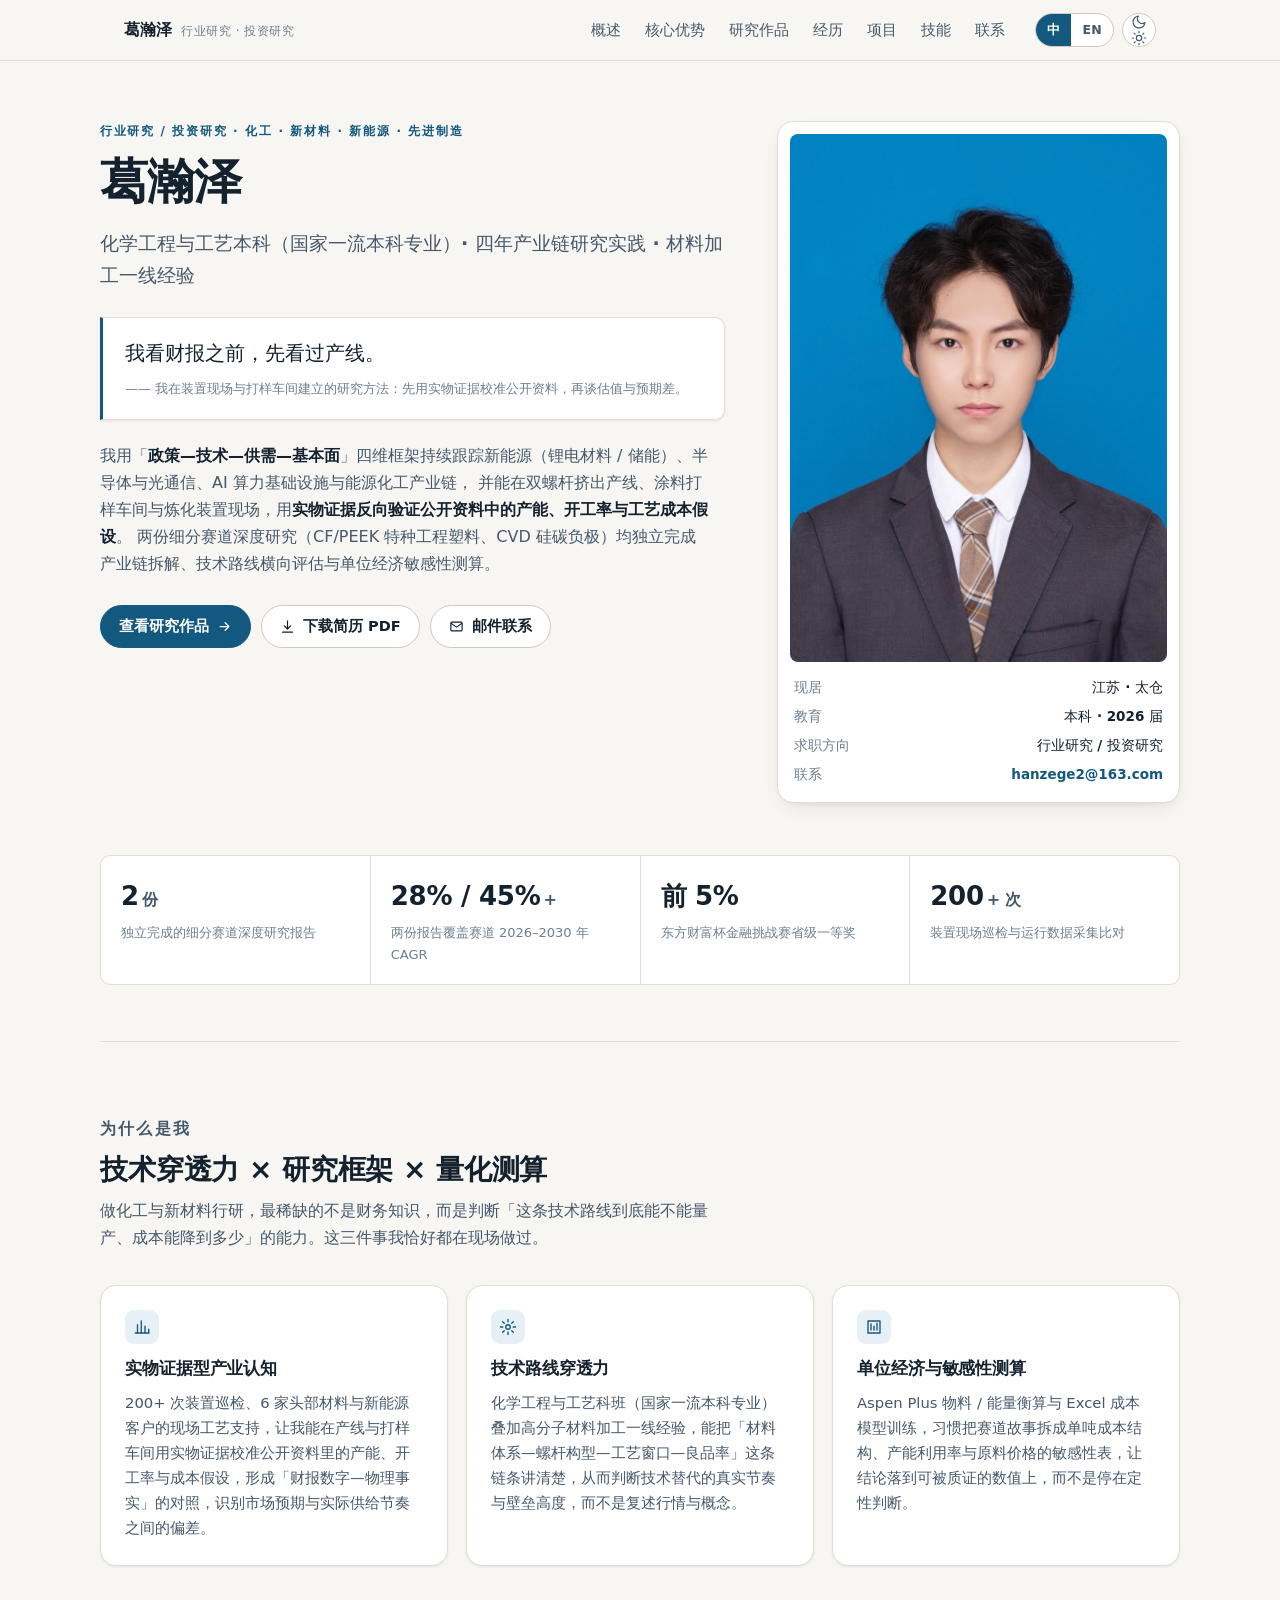
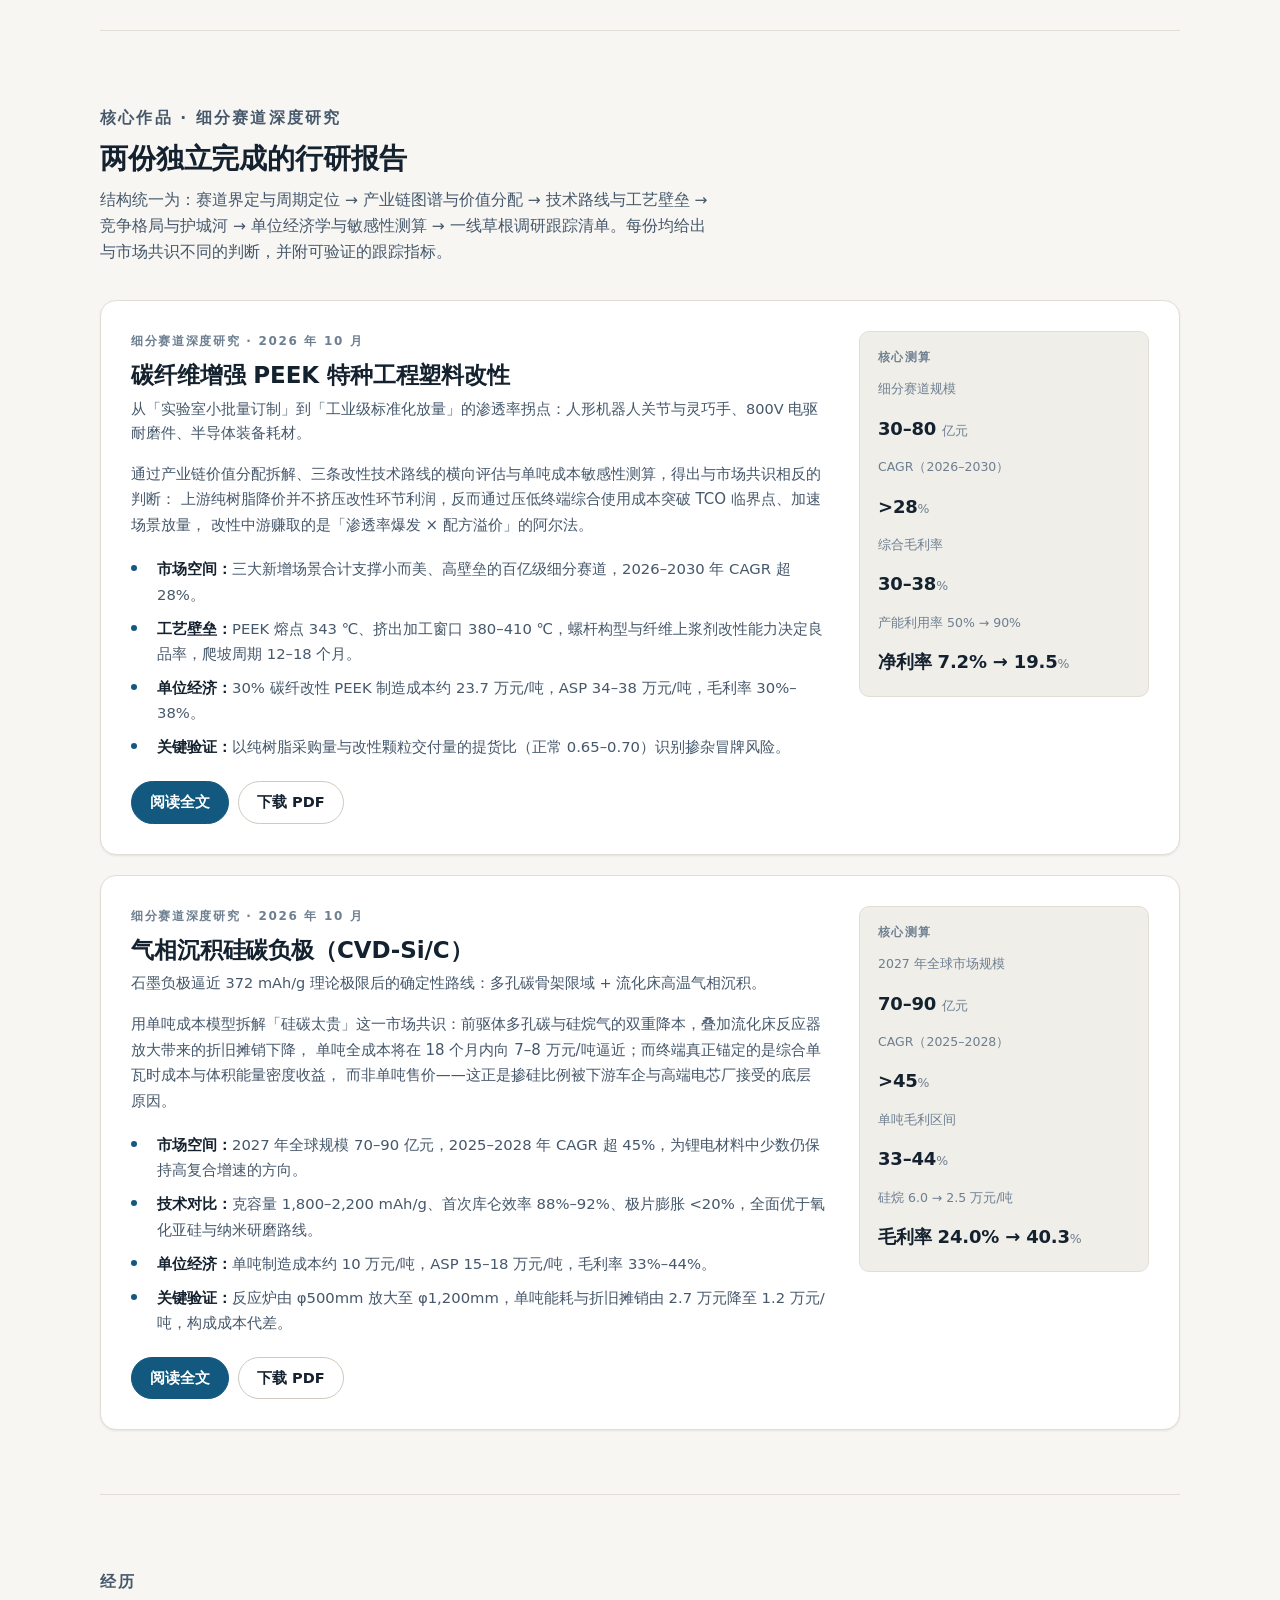
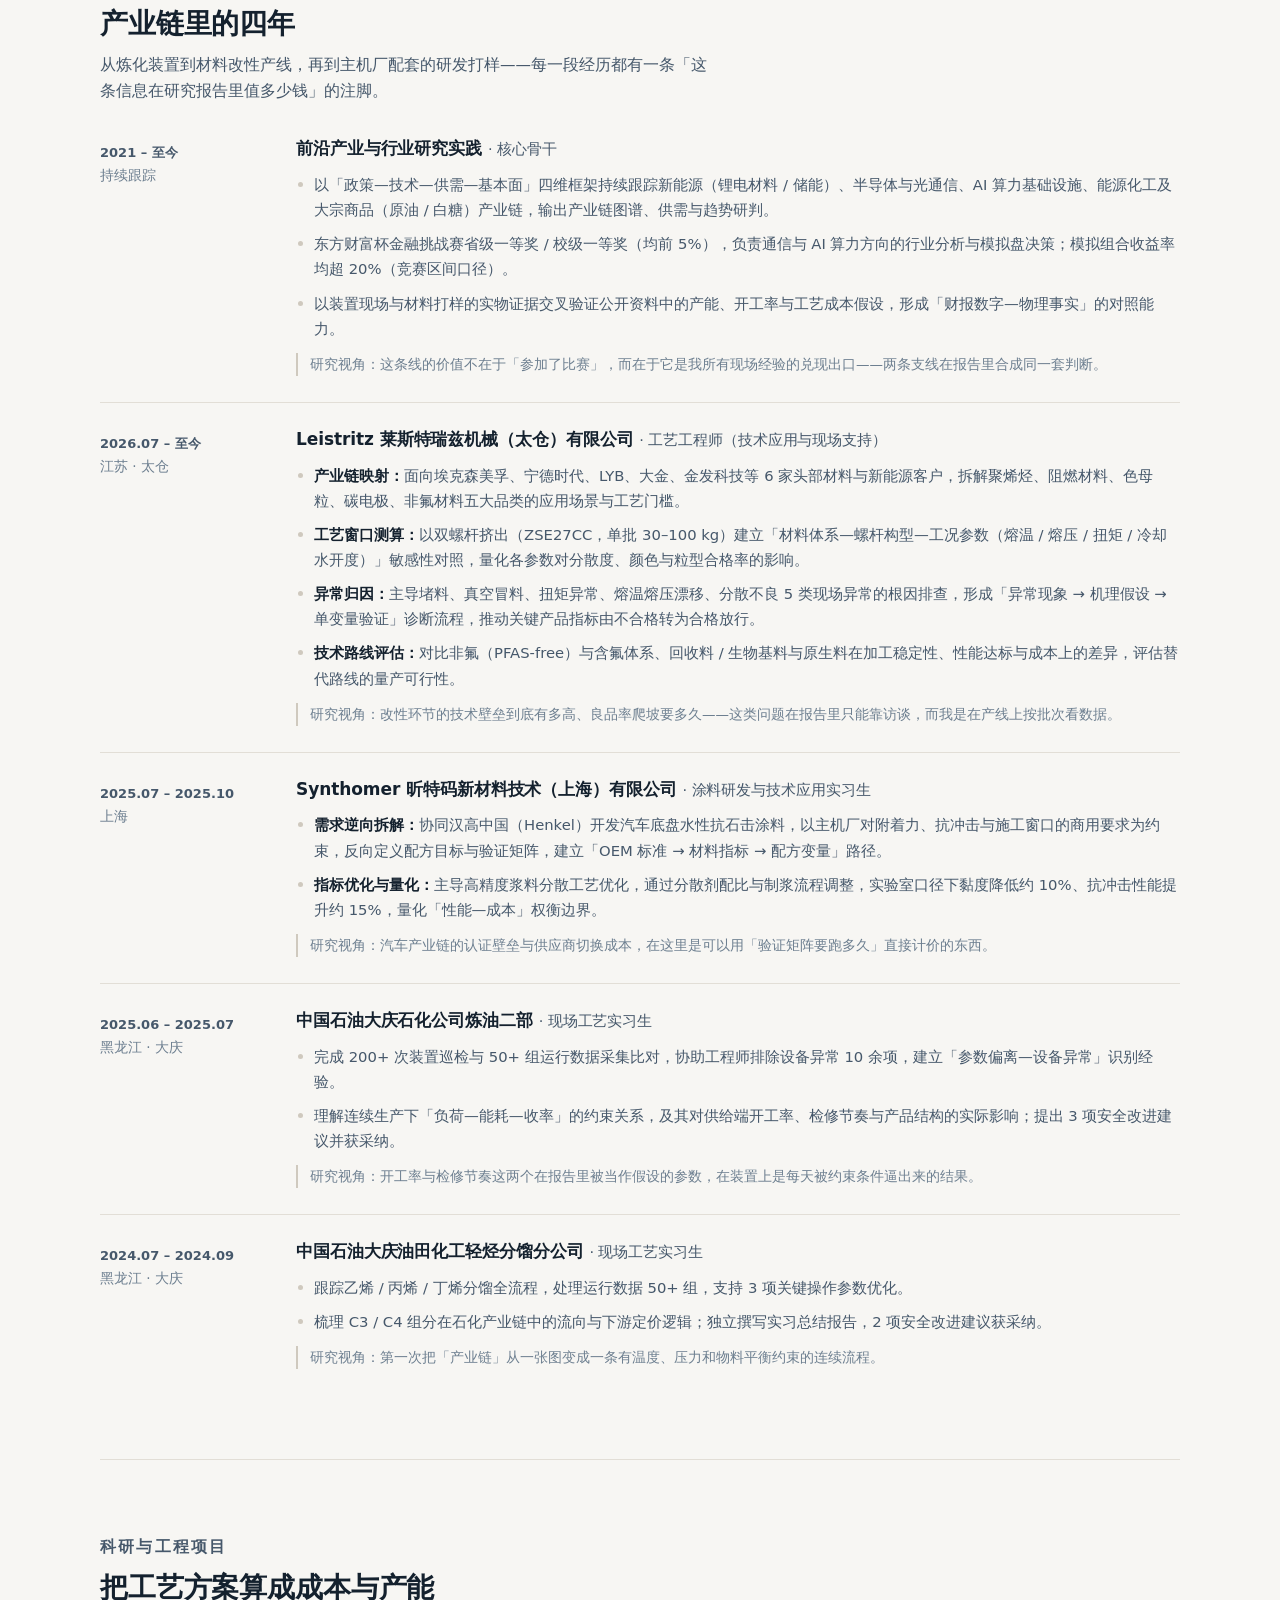
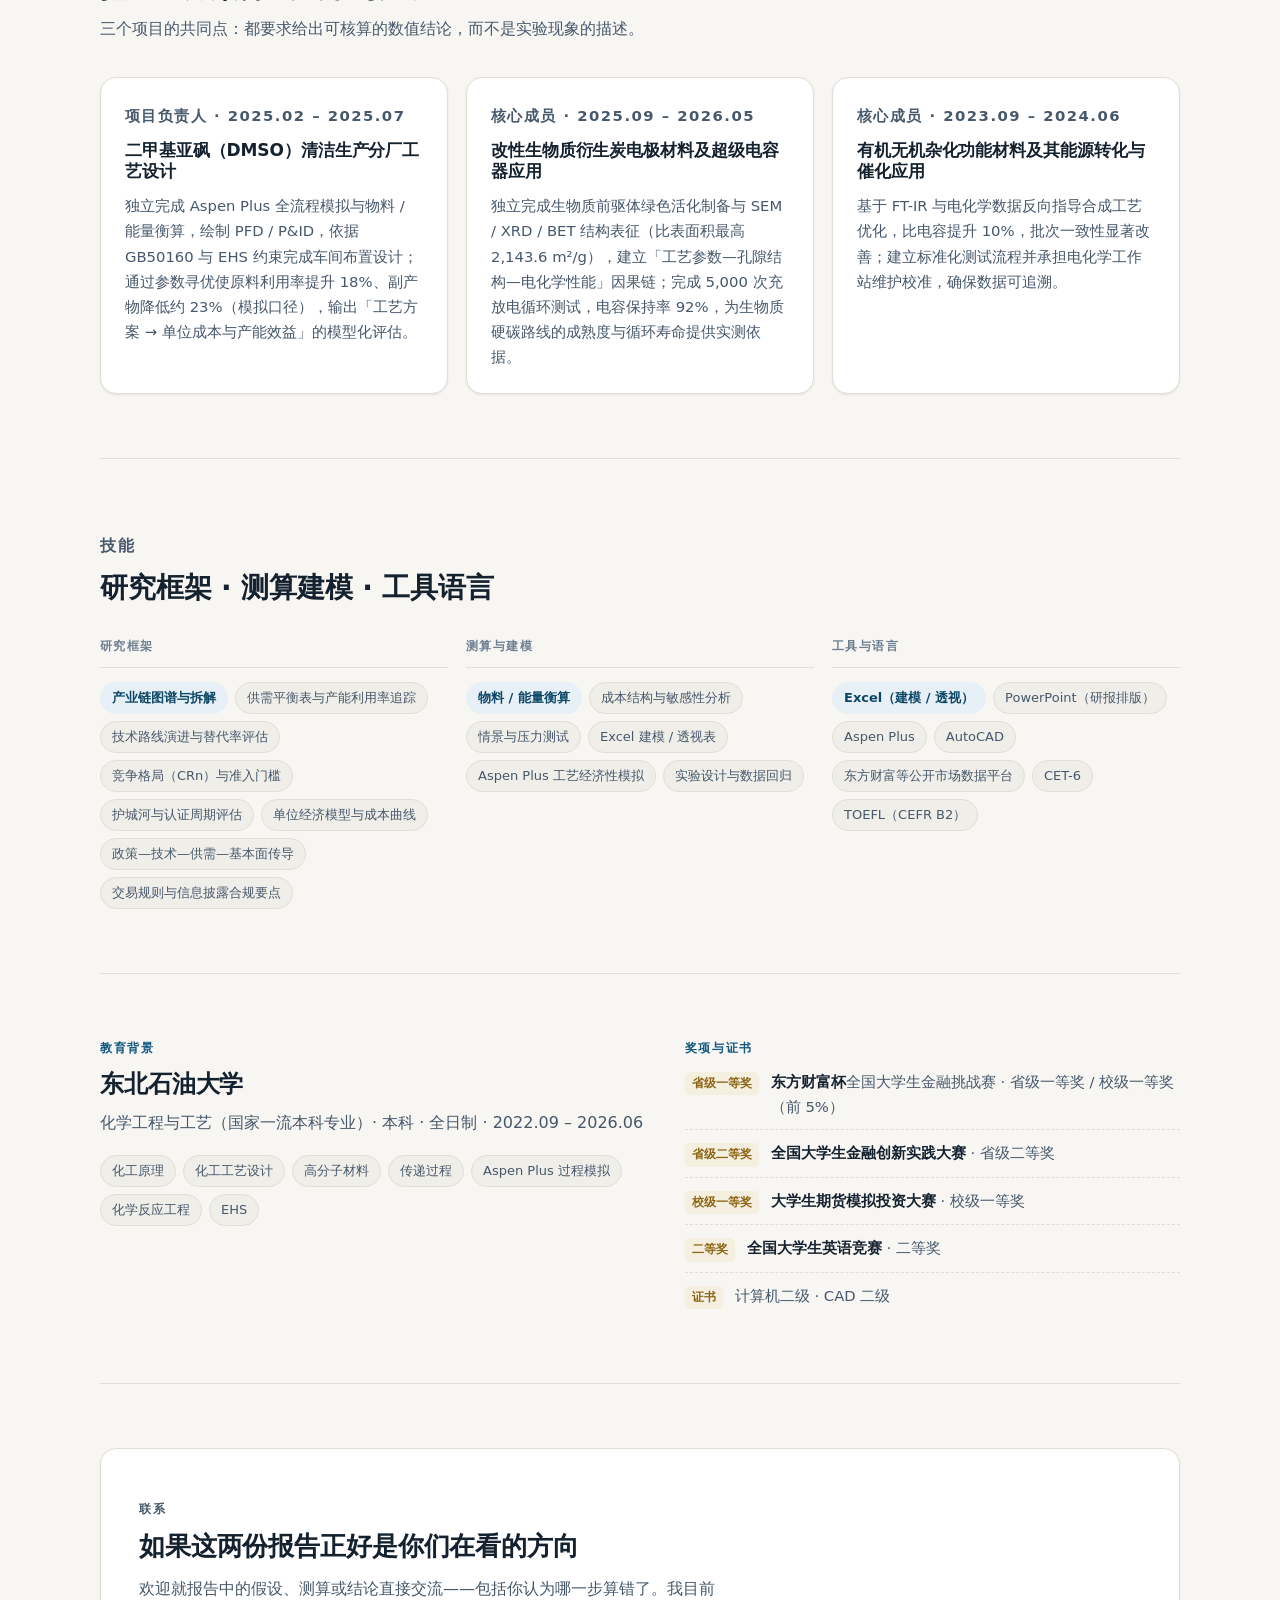
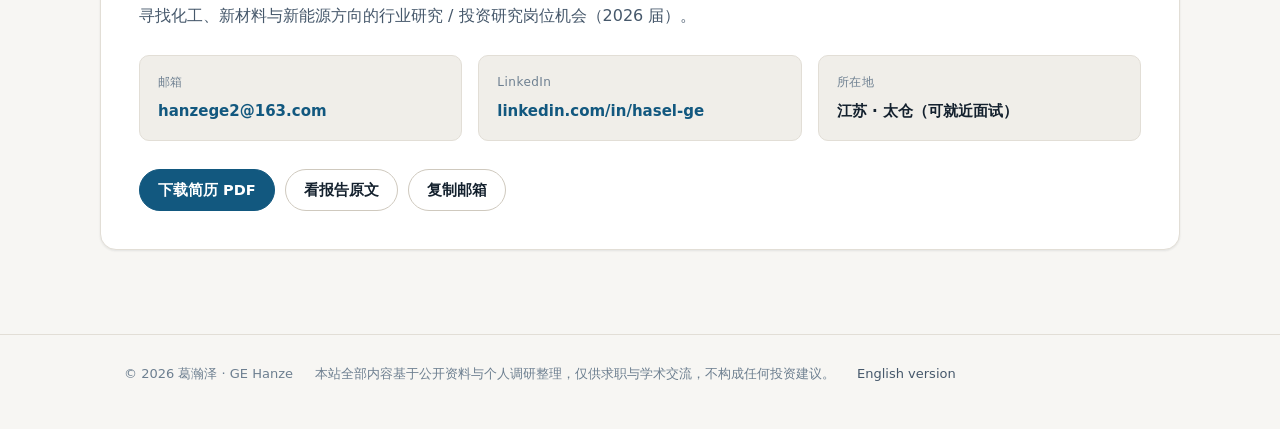
<file: index.html>
<!DOCTYPE html>
<html lang="zh-CN">
<head>
<meta charset="utf-8">
<meta name="viewport" content="width=device-width, initial-scale=1">
<title>葛瀚泽 | 行业研究 · 投资研究 — 化工 · 新材料 · 新能源</title>
<meta name="description" content="葛瀚泽的个人研究主页：化学工程与工艺本科，四年产业链研究实践叠加材料加工一线经验。以「政策—技术—供需—基本面」框架覆盖新材料与新能源赛道，独立完成 CF/PEEK 特种工程塑料与 CVD 硅碳负极两份细分赛道深度研究。">
<meta name="author" content="葛瀚泽">
<meta name="color-scheme" content="light dark">
<meta property="og:type" content="profile">
<meta property="og:title" content="葛瀚泽 | 行业研究 · 投资研究">
<meta property="og:description" content="我看财报之前，先看过产线。—— 化工 · 新材料 · 新能源赛道行业研究，附两份细分赛道深度研究报告。">
<meta property="og:locale" content="zh_CN">
<meta property="og:locale:alternate" content="en_US">
<link rel="icon" href="assets/img/favicon.svg" type="image/svg+xml">
<link rel="stylesheet" href="assets/css/style.css">
<script>try{var t=localStorage.getItem('theme');if(t)document.documentElement.setAttribute('data-theme',t);}catch(e){}</script>
</head>
<body>
<a class="skip-link" href="#main">跳到主要内容</a>

<header class="topbar">
  <div class="wrap topbar__inner">
    <a class="brand" href="index.html">
      <span class="brand__name">葛瀚泽</span>
      <span class="brand__role">行业研究 · 投资研究</span>
    </a>
    <nav class="nav" id="site-nav" aria-label="页面导航">
      <a href="#profile">概述</a>
      <a href="#edge">核心优势</a>
      <a href="#research">研究作品</a>
      <a href="#experience">经历</a>
      <a href="#projects">项目</a>
      <a href="#skills">技能</a>
      <a href="#contact">联系</a>
    </nav>
    <div class="tools">
      <div class="lang" role="group" aria-label="语言切换">
        <span aria-current="true" lang="zh-CN">中</span>
        <a href="en/index.html" lang="en" hreflang="en">EN</a>
      </div>
      <button class="icon-btn" type="button" data-theme-toggle aria-pressed="false" aria-label="切换到深色主题">
        <svg data-icon="moon" viewBox="0 0 24 24" fill="none" stroke="currentColor" stroke-width="1.8" stroke-linecap="round" stroke-linejoin="round" aria-hidden="true"><path d="M21 12.8A9 9 0 1 1 11.2 3a7 7 0 0 0 9.8 9.8Z"/></svg>
        <svg data-icon="sun" viewBox="0 0 24 24" fill="none" stroke="currentColor" stroke-width="1.8" stroke-linecap="round" stroke-linejoin="round" aria-hidden="true" hidden><circle cx="12" cy="12" r="4"/><path d="M12 2v2M12 20v2M4.9 4.9l1.4 1.4M17.7 17.7l1.4 1.4M2 12h2M20 12h2M4.9 19.1l1.4-1.4M17.7 6.3l1.4-1.4"/></svg>
      </button>
      <button class="icon-btn nav-toggle" type="button" data-nav-toggle aria-expanded="false" aria-controls="site-nav" aria-label="打开导航菜单">
        <svg viewBox="0 0 24 24" fill="none" stroke="currentColor" stroke-width="1.9" stroke-linecap="round" aria-hidden="true"><path d="M4 7h16M4 12h16M4 17h16"/></svg>
      </button>
    </div>
  </div>
</header>

<main id="main">

  <!-- ================= HERO ================= -->
  <section class="hero wrap" id="profile">
    <div class="hero__grid">
      <div>
        <p class="eyebrow">行业研究 / 投资研究 · 化工 · 新材料 · 新能源 · 先进制造</p>
        <h1>葛瀚泽</h1>
        <p class="hero__role">化学工程与工艺本科（国家一流本科专业）· 四年产业链研究实践 · 材料加工一线经验</p>

        <blockquote class="hero__anchor">
          我看财报之前，先看过产线。
          <cite>—— 我在装置现场与打样车间建立的研究方法：先用实物证据校准公开资料，再谈估值与预期差。</cite>
        </blockquote>

        <p class="hero__lead">
          我用「<strong>政策—技术—供需—基本面</strong>」四维框架持续跟踪新能源（锂电材料 / 储能）、半导体与光通信、AI 算力基础设施与能源化工产业链，
          并能在双螺杆挤出产线、涂料打样车间与炼化装置现场，用<strong>实物证据反向验证公开资料中的产能、开工率与工艺成本假设</strong>。
          两份细分赛道深度研究（CF/PEEK 特种工程塑料、CVD 硅碳负极）均独立完成产业链拆解、技术路线横向评估与单位经济敏感性测算。
        </p>

        <div class="cta-row">
          <a class="btn btn--primary" href="#research">
            查看研究作品
            <svg viewBox="0 0 24 24" fill="none" stroke="currentColor" stroke-width="2" stroke-linecap="round" stroke-linejoin="round" aria-hidden="true"><path d="M5 12h14M13 6l6 6-6 6"/></svg>
          </a>
          <a class="btn" href="assets/files/CV_GEHanze_Research_CN.pdf" download>
            <svg viewBox="0 0 24 24" fill="none" stroke="currentColor" stroke-width="1.9" stroke-linecap="round" stroke-linejoin="round" aria-hidden="true"><path d="M12 3v12M7 11l5 5 5-5M4 21h16"/></svg>
            下载简历 PDF
          </a>
          <a class="btn" href="mailto:hanzege2@163.com">
            <svg viewBox="0 0 24 24" fill="none" stroke="currentColor" stroke-width="1.9" stroke-linecap="round" stroke-linejoin="round" aria-hidden="true"><rect x="3" y="5" width="18" height="14" rx="2"/><path d="m3.5 7 8.5 6 8.5-6"/></svg>
            邮件联系
          </a>
        </div>
      </div>

      <aside class="idcard">
        <img src="assets/img/photo.jpg" width="760" height="1064" alt="葛瀚泽证件照：深色西装、蓝底正装照" fetchpriority="high" decoding="async">
        <dl>
          <dt>现居</dt><dd>江苏 · 太仓</dd>
          <dt>教育</dt><dd>本科 · 2026 届</dd>
          <dt>求职方向</dt><dd>行业研究 / 投资研究</dd>
          <dt>联系</dt><dd><a href="mailto:hanzege2@163.com">hanzege2@163.com</a></dd>
        </dl>
      </aside>
    </div>

    <div class="metrics num">
      <div class="metric">
        <div class="metric__v">2<span>份</span></div>
        <div class="metric__k">独立完成的细分赛道深度研究报告</div>
      </div>
      <div class="metric">
        <div class="metric__v">28% / 45%<span>+</span></div>
        <div class="metric__k">两份报告覆盖赛道 2026–2030 年 CAGR</div>
      </div>
      <div class="metric">
        <div class="metric__v">前 5%<span></span></div>
        <div class="metric__k">东方财富杯金融挑战赛省级一等奖</div>
      </div>
      <div class="metric">
        <div class="metric__v">200<span>+ 次</span></div>
        <div class="metric__k">装置现场巡检与运行数据采集比对</div>
      </div>
    </div>
  </section>

  <!-- ================= EDGE ================= -->
  <section class="section wrap" id="edge">
    <div class="section-head">
      <p class="eyebrow">为什么是我</p>
      <h2>技术穿透力 × 研究框架 × 量化测算</h2>
      <p>做化工与新材料行研，最稀缺的不是财务知识，而是判断「这条技术路线到底能不能量产、成本能降到多少」的能力。这三件事我恰好都在现场做过。</p>
    </div>

    <div class="grid grid--3">
      <article class="card">
        <div class="card__icon" aria-hidden="true">
          <svg viewBox="0 0 24 24" fill="none" stroke="currentColor" stroke-width="1.8" stroke-linecap="round" stroke-linejoin="round"><path d="M3 20h18"/><path d="M6 20V9M11 20V4M16 20v-9M21 20v-5"/></svg>
        </div>
        <h3>实物证据型产业认知</h3>
        <p>200+ 次装置巡检、6 家头部材料与新能源客户的现场工艺支持，让我能在产线与打样车间用实物证据校准公开资料里的产能、开工率与成本假设，形成「财报数字—物理事实」的对照，识别市场预期与实际供给节奏之间的偏差。</p>
      </article>

      <article class="card">
        <div class="card__icon" aria-hidden="true">
          <svg viewBox="0 0 24 24" fill="none" stroke="currentColor" stroke-width="1.8" stroke-linecap="round" stroke-linejoin="round"><circle cx="12" cy="12" r="3"/><path d="M12 2v3M12 19v3M2 12h3M19 12h3M4.9 4.9l2.1 2.1M17 17l2.1 2.1M19.1 4.9 17 7M7 17l-2.1 2.1"/></svg>
        </div>
        <h3>技术路线穿透力</h3>
        <p>化学工程与工艺科班（国家一流本科专业）叠加高分子材料加工一线经验，能把「材料体系—螺杆构型—工艺窗口—良品率」这条链条讲清楚，从而判断技术替代的真实节奏与壁垒高度，而不是复述行情与概念。</p>
      </article>

      <article class="card">
        <div class="card__icon" aria-hidden="true">
          <svg viewBox="0 0 24 24" fill="none" stroke="currentColor" stroke-width="1.8" stroke-linecap="round" stroke-linejoin="round"><path d="M4 4h16v16H4z"/><path d="M8 16V8M12 16v-5M16 16v-9"/></svg>
        </div>
        <h3>单位经济与敏感性测算</h3>
        <p>Aspen Plus 物料 / 能量衡算与 Excel 成本模型训练，习惯把赛道故事拆成单吨成本结构、产能利用率与原料价格的敏感性表，让结论落到可被质证的数值上，而不是停在定性判断。</p>
      </article>
    </div>
  </section>

  <!-- ================= RESEARCH ================= -->
  <section class="section wrap" id="research">
    <div class="section-head">
      <p class="eyebrow">核心作品 · 细分赛道深度研究</p>
      <h2>两份独立完成的行研报告</h2>
      <p>结构统一为：赛道界定与周期定位 → 产业链图谱与价值分配 → 技术路线与工艺壁垒 → 竞争格局与护城河 → 单位经济学与敏感性测算 → 一线草根调研跟踪清单。每份均给出与市场共识不同的判断，并附可验证的跟踪指标。</p>
    </div>

    <article class="report">
      <div>
        <p class="eyebrow eyebrow--muted">细分赛道深度研究 · 2026 年 10 月</p>
        <h3>碳纤维增强 PEEK 特种工程塑料改性</h3>
        <p class="report__sub">从「实验室小批量订制」到「工业级标准化放量」的渗透率拐点：人形机器人关节与灵巧手、800V 电驱耐磨件、半导体装备耗材。</p>
        <p class="report__blurb">
          通过产业链价值分配拆解、三条改性技术路线的横向评估与单吨成本敏感性测算，得出与市场共识相反的判断：
          上游纯树脂降价并不挤压改性环节利润，反而通过压低终端综合使用成本突破 TCO 临界点、加速场景放量，
          改性中游赚取的是「渗透率爆发 × 配方溢价」的阿尔法。
        </p>
        <ul class="report__list">
          <li><span></span><span><strong>市场空间：</strong>三大新增场景合计支撑小而美、高壁垒的百亿级细分赛道，<span class="num">2026–2030 年 CAGR 超 28%</span>。</span></li>
          <li><span></span><span><strong>工艺壁垒：</strong>PEEK 熔点 <span class="num">343 ℃</span>、挤出加工窗口 <span class="num">380–410 ℃</span>，螺杆构型与纤维上浆剂改性能力决定良品率，爬坡周期 <span class="num">12–18 个月</span>。</span></li>
          <li><span></span><span><strong>单位经济：</strong>30% 碳纤改性 PEEK 制造成本约 <span class="num">23.7 万元/吨</span>，ASP <span class="num">34–38 万元/吨</span>，毛利率 <span class="num">30%–38%</span>。</span></li>
          <li><span></span><span><strong>关键验证：</strong>以纯树脂采购量与改性颗粒交付量的提货比（正常 <span class="num">0.65–0.70</span>）识别掺杂冒牌风险。</span></li>
        </ul>
        <div class="report__links">
          <a class="btn btn--primary" href="reports/cf-peek.html">阅读全文</a>
          <a class="btn" href="assets/files/report_cf-peek.pdf">下载 PDF</a>
        </div>
      </div>
      <div class="figures num">
        <h4>核心测算</h4>
        <dl>
          <dt>细分赛道规模</dt>
          <dd>30–80 <em>亿元</em></dd>
          <dt>CAGR（2026–2030）</dt>
          <dd>&gt;28<em>%</em></dd>
          <dt>综合毛利率</dt>
          <dd>30–38<em>%</em></dd>
          <dt>产能利用率 50% → 90%</dt>
          <dd>净利率 7.2% → 19.5<em>%</em></dd>
        </dl>
      </div>
    </article>

    <article class="report">
      <div>
        <p class="eyebrow eyebrow--muted">细分赛道深度研究 · 2026 年 10 月</p>
        <h3>气相沉积硅碳负极（CVD-Si/C）</h3>
        <p class="report__sub">石墨负极逼近 372 mAh/g 理论极限后的确定性路线：多孔碳骨架限域 + 流化床高温气相沉积。</p>
        <p class="report__blurb">
          用单吨成本模型拆解「硅碳太贵」这一市场共识：前驱体多孔碳与硅烷气的双重降本，叠加流化床反应器放大带来的折旧摊销下降，
          单吨全成本将在 18 个月内向 7–8 万元/吨逼近；而终端真正锚定的是综合单瓦时成本与体积能量密度收益，
          而非单吨售价——这正是掺硅比例被下游车企与高端电芯厂接受的底层原因。
        </p>
        <ul class="report__list">
          <li><span></span><span><strong>市场空间：</strong><span class="num">2027 年全球规模 70–90 亿元</span>，2025–2028 年 CAGR 超 <span class="num">45%</span>，为锂电材料中少数仍保持高复合增速的方向。</span></li>
          <li><span></span><span><strong>技术对比：</strong>克容量 <span class="num">1,800–2,200 mAh/g</span>、首次库仑效率 <span class="num">88%–92%</span>、极片膨胀 <span class="num">&lt;20%</span>，全面优于氧化亚硅与纳米研磨路线。</span></li>
          <li><span></span><span><strong>单位经济：</strong>单吨制造成本约 <span class="num">10 万元/吨</span>，ASP <span class="num">15–18 万元/吨</span>，毛利率 <span class="num">33%–44%</span>。</span></li>
          <li><span></span><span><strong>关键验证：</strong>反应炉由 φ500mm 放大至 φ1,200mm，单吨能耗与折旧摊销由 <span class="num">2.7 万元降至 1.2 万元/吨</span>，构成成本代差。</span></li>
        </ul>
        <div class="report__links">
          <a class="btn btn--primary" href="reports/cvd-sic.html">阅读全文</a>
          <a class="btn" href="assets/files/report_cvd-sic.pdf">下载 PDF</a>
        </div>
      </div>
      <div class="figures num">
        <h4>核心测算</h4>
        <dl>
          <dt>2027 年全球市场规模</dt>
          <dd>70–90 <em>亿元</em></dd>
          <dt>CAGR（2025–2028）</dt>
          <dd>&gt;45<em>%</em></dd>
          <dt>单吨毛利区间</dt>
          <dd>33–44<em>%</em></dd>
          <dt>硅烷 6.0 → 2.5 万元/吨</dt>
          <dd>毛利率 24.0% → 40.3<em>%</em></dd>
        </dl>
      </div>
    </article>
  </section>

  <!-- ================= EXPERIENCE ================= -->
  <section class="section wrap" id="experience">
    <div class="section-head">
      <p class="eyebrow">经历</p>
      <h2>产业链里的四年</h2>
      <p>从炼化装置到材料改性产线，再到主机厂配套的研发打样——每一段经历都有一条「这条信息在研究报告里值多少钱」的注脚。</p>
    </div>

    <div class="timeline">
      <div class="tl-item">
        <div class="tl-when"><strong>2021 – 至今</strong>持续跟踪</div>
        <div class="tl-body">
          <h3>前沿产业与行业研究实践 <span>· 核心骨干</span></h3>
          <ul>
            <li>以「政策—技术—供需—基本面」四维框架持续跟踪新能源（锂电材料 / 储能）、半导体与光通信、AI 算力基础设施、能源化工及大宗商品（原油 / 白糖）产业链，输出产业链图谱、供需与趋势研判。</li>
            <li>东方财富杯金融挑战赛省级一等奖 / 校级一等奖（均前 5%），负责通信与 AI 算力方向的行业分析与模拟盘决策；模拟组合收益率均超 20%（竞赛区间口径）。</li>
            <li>以装置现场与材料打样的实物证据交叉验证公开资料中的产能、开工率与工艺成本假设，形成「财报数字—物理事实」的对照能力。</li>
          </ul>
          <p class="tl-note">研究视角：这条线的价值不在于「参加了比赛」，而在于它是我所有现场经验的兑现出口——两条支线在报告里合成同一套判断。</p>
        </div>
      </div>

      <div class="tl-item">
        <div class="tl-when"><strong>2026.07 – 至今</strong>江苏 · 太仓</div>
        <div class="tl-body">
          <h3>Leistritz 莱斯特瑞兹机械（太仓）有限公司 <span>· 工艺工程师（技术应用与现场支持）</span></h3>
          <ul>
            <li><strong>产业链映射：</strong>面向埃克森美孚、宁德时代、LYB、大金、金发科技等 6 家头部材料与新能源客户，拆解聚烯烃、阻燃材料、色母粒、碳电极、非氟材料五大品类的应用场景与工艺门槛。</li>
            <li><strong>工艺窗口测算：</strong>以双螺杆挤出（ZSE27CC，单批 30–100 kg）建立「材料体系—螺杆构型—工况参数（熔温 / 熔压 / 扭矩 / 冷却水开度）」敏感性对照，量化各参数对分散度、颜色与粒型合格率的影响。</li>
            <li><strong>异常归因：</strong>主导堵料、真空冒料、扭矩异常、熔温熔压漂移、分散不良 5 类现场异常的根因排查，形成「异常现象 → 机理假设 → 单变量验证」诊断流程，推动关键产品指标由不合格转为合格放行。</li>
            <li><strong>技术路线评估：</strong>对比非氟（PFAS-free）与含氟体系、回收料 / 生物基料与原生料在加工稳定性、性能达标与成本上的差异，评估替代路线的量产可行性。</li>
          </ul>
          <p class="tl-note">研究视角：改性环节的技术壁垒到底有多高、良品率爬坡要多久——这类问题在报告里只能靠访谈，而我是在产线上按批次看数据。</p>
        </div>
      </div>

      <div class="tl-item">
        <div class="tl-when"><strong>2025.07 – 2025.10</strong>上海</div>
        <div class="tl-body">
          <h3>Synthomer 昕特码新材料技术（上海）有限公司 <span>· 涂料研发与技术应用实习生</span></h3>
          <ul>
            <li><strong>需求逆向拆解：</strong>协同汉高中国（Henkel）开发汽车底盘水性抗石击涂料，以主机厂对附着力、抗冲击与施工窗口的商用要求为约束，反向定义配方目标与验证矩阵，建立「OEM 标准 → 材料指标 → 配方变量」路径。</li>
            <li><strong>指标优化与量化：</strong>主导高精度浆料分散工艺优化，通过分散剂配比与制浆流程调整，实验室口径下黏度降低约 10%、抗冲击性能提升约 15%，量化「性能—成本」权衡边界。</li>
          </ul>
          <p class="tl-note">研究视角：汽车产业链的认证壁垒与供应商切换成本，在这里是可以用「验证矩阵要跑多久」直接计价的东西。</p>
        </div>
      </div>

      <div class="tl-item">
        <div class="tl-when"><strong>2025.06 – 2025.07</strong>黑龙江 · 大庆</div>
        <div class="tl-body">
          <h3>中国石油大庆石化公司炼油二部 <span>· 现场工艺实习生</span></h3>
          <ul>
            <li>完成 200+ 次装置巡检与 50+ 组运行数据采集比对，协助工程师排除设备异常 10 余项，建立「参数偏离—设备异常」识别经验。</li>
            <li>理解连续生产下「负荷—能耗—收率」的约束关系，及其对供给端开工率、检修节奏与产品结构的实际影响；提出 3 项安全改进建议并获采纳。</li>
          </ul>
          <p class="tl-note">研究视角：开工率与检修节奏这两个在报告里被当作假设的参数，在装置上是每天被约束条件逼出来的结果。</p>
        </div>
      </div>

      <div class="tl-item">
        <div class="tl-when"><strong>2024.07 – 2024.09</strong>黑龙江 · 大庆</div>
        <div class="tl-body">
          <h3>中国石油大庆油田化工轻烃分馏分公司 <span>· 现场工艺实习生</span></h3>
          <ul>
            <li>跟踪乙烯 / 丙烯 / 丁烯分馏全流程，处理运行数据 50+ 组，支持 3 项关键操作参数优化。</li>
            <li>梳理 C3 / C4 组分在石化产业链中的流向与下游定价逻辑；独立撰写实习总结报告，2 项安全改进建议获采纳。</li>
          </ul>
          <p class="tl-note">研究视角：第一次把「产业链」从一张图变成一条有温度、压力和物料平衡约束的连续流程。</p>
        </div>
      </div>
    </div>
  </section>

  <!-- ================= PROJECTS ================= -->
  <section class="section wrap" id="projects">
    <div class="section-head">
      <p class="eyebrow">科研与工程项目</p>
      <h2>把工艺方案算成成本与产能</h2>
      <p>三个项目的共同点：都要求给出可核算的数值结论，而不是实验现象的描述。</p>
    </div>

    <div class="grid grid--3">
      <article class="card">
        <p class="card__tag">项目负责人 · 2025.02 – 2025.07</p>
        <h3>二甲基亚砜（DMSO）清洁生产分厂工艺设计</h3>
        <p>独立完成 Aspen Plus 全流程模拟与物料 / 能量衡算，绘制 PFD / P&amp;ID，依据 GB50160 与 EHS 约束完成车间布置设计；通过参数寻优使原料利用率提升 18%、副产物降低约 23%（模拟口径），输出「工艺方案 → 单位成本与产能效益」的模型化评估。</p>
      </article>
      <article class="card">
        <p class="card__tag">核心成员 · 2025.09 – 2026.05</p>
        <h3>改性生物质衍生炭电极材料及超级电容器应用</h3>
        <p>独立完成生物质前驱体绿色活化制备与 SEM / XRD / BET 结构表征（比表面积最高 2,143.6 m²/g），建立「工艺参数—孔隙结构—电化学性能」因果链；完成 5,000 次充放电循环测试，电容保持率 92%，为生物质硬碳路线的成熟度与循环寿命提供实测依据。</p>
      </article>
      <article class="card">
        <p class="card__tag">核心成员 · 2023.09 – 2024.06</p>
        <h3>有机无机杂化功能材料及其能源转化与催化应用</h3>
        <p>基于 FT-IR 与电化学数据反向指导合成工艺优化，比电容提升 10%，批次一致性显著改善；建立标准化测试流程并承担电化学工作站维护校准，确保数据可追溯。</p>
      </article>
    </div>
  </section>

  <!-- ================= SKILLS ================= -->
  <section class="section wrap" id="skills">
    <div class="section-head">
      <p class="eyebrow">技能</p>
      <h2>研究框架 · 测算建模 · 工具语言</h2>
    </div>
    <div class="grid grid--3">
      <div class="skill-col">
        <h3>研究框架</h3>
        <div class="chips">
          <span class="chip chip--accent">产业链图谱与拆解</span>
          <span class="chip">供需平衡表与产能利用率追踪</span>
          <span class="chip">技术路线演进与替代率评估</span>
          <span class="chip">竞争格局（CRn）与准入门槛</span>
          <span class="chip">护城河与认证周期评估</span>
          <span class="chip">单位经济模型与成本曲线</span>
          <span class="chip">政策—技术—供需—基本面传导</span>
          <span class="chip">交易规则与信息披露合规要点</span>
        </div>
      </div>
      <div class="skill-col">
        <h3>测算与建模</h3>
        <div class="chips">
          <span class="chip chip--accent">物料 / 能量衡算</span>
          <span class="chip">成本结构与敏感性分析</span>
          <span class="chip">情景与压力测试</span>
          <span class="chip">Excel 建模 / 透视表</span>
          <span class="chip">Aspen Plus 工艺经济性模拟</span>
          <span class="chip">实验设计与数据回归</span>
        </div>
      </div>
      <div class="skill-col">
        <h3>工具与语言</h3>
        <div class="chips">
          <span class="chip chip--accent">Excel（建模 / 透视）</span>
          <span class="chip">PowerPoint（研报排版）</span>
          <span class="chip">Aspen Plus</span>
          <span class="chip">AutoCAD</span>
          <span class="chip">东方财富等公开市场数据平台</span>
          <span class="chip">CET-6</span>
          <span class="chip">TOEFL（CEFR B2）</span>
        </div>
      </div>
    </div>
  </section>

  <!-- ================= EDUCATION & AWARDS ================= -->
  <section class="section wrap" id="education">
    <div class="two-col">
      <div>
        <p class="eyebrow">教育背景</p>
        <h2 style="font-size:clamp(20px,2.8vw,24px)">东北石油大学</h2>
        <p style="margin-top:10px;color:var(--ink-2)">化学工程与工艺（国家一流本科专业）· 本科 · 全日制 · 2022.09 – 2026.06</p>
        <div class="chips" style="margin-top:18px">
          <span class="chip">化工原理</span>
          <span class="chip">化工工艺设计</span>
          <span class="chip">高分子材料</span>
          <span class="chip">传递过程</span>
          <span class="chip">Aspen Plus 过程模拟</span>
          <span class="chip">化学反应工程</span>
          <span class="chip">EHS</span>
        </div>
      </div>
      <div>
        <p class="eyebrow">奖项与证书</p>
        <ul class="award-list">
          <li><span class="badge">省级一等奖</span><span><b>东方财富杯</b>全国大学生金融挑战赛 · 省级一等奖 / 校级一等奖（前 5%）</span></li>
          <li><span class="badge">省级二等奖</span><span><b>全国大学生金融创新实践大赛</b> · 省级二等奖</span></li>
          <li><span class="badge">校级一等奖</span><span><b>大学生期货模拟投资大赛</b> · 校级一等奖</span></li>
          <li><span class="badge">二等奖</span><span><b>全国大学生英语竞赛</b> · 二等奖</span></li>
          <li><span class="badge">证书</span><span>计算机二级 · CAD 二级</span></li>
        </ul>
      </div>
    </div>
  </section>

  <!-- ================= CONTACT ================= -->
  <section class="section wrap" id="contact">
    <div class="contact">
      <p class="eyebrow">联系</p>
      <h2>如果这两份报告正好是你们在看的方向</h2>
      <p>欢迎就报告中的假设、测算或结论直接交流——包括你认为哪一步算错了。我目前寻找化工、新材料与新能源方向的行业研究 / 投资研究岗位机会（2026 届）。</p>
      <dl class="contact__grid">
        <div class="contact__item">
          <dt>邮箱</dt>
          <dd><a href="mailto:hanzege2@163.com">hanzege2@163.com</a></dd>
        </div>
        <div class="contact__item">
          <dt>LinkedIn</dt>
          <dd><a href="https://www.linkedin.com/in/hasel-ge" target="_blank" rel="noopener noreferrer">linkedin.com/in/hasel-ge</a></dd>
        </div>
        <div class="contact__item">
          <dt>所在地</dt>
          <dd>江苏 · 太仓（可就近面试）</dd>
        </div>
      </dl>
      <div class="cta-row">
        <a class="btn btn--primary" href="assets/files/CV_GEHanze_Research_CN.pdf" download>下载简历 PDF</a>
        <a class="btn" href="reports/cf-peek.html">看报告原文</a>
        <button class="btn" type="button" data-copy="hanzege2@163.com">复制邮箱</button>
      </div>
    </div>
  </section>

</main>

<footer class="footer">
  <div class="wrap footer__inner">
    <span>© <span data-year></span> 葛瀚泽 · GE Hanze</span>
    <span>本站全部内容基于公开资料与个人调研整理，仅供求职与学术交流，不构成任何投资建议。</span>
    <a href="en/index.html" lang="en" hreflang="en">English version</a>
  </div>
</footer>

<script src="assets/js/app.js" defer></script>
</body>
</html>
</file>
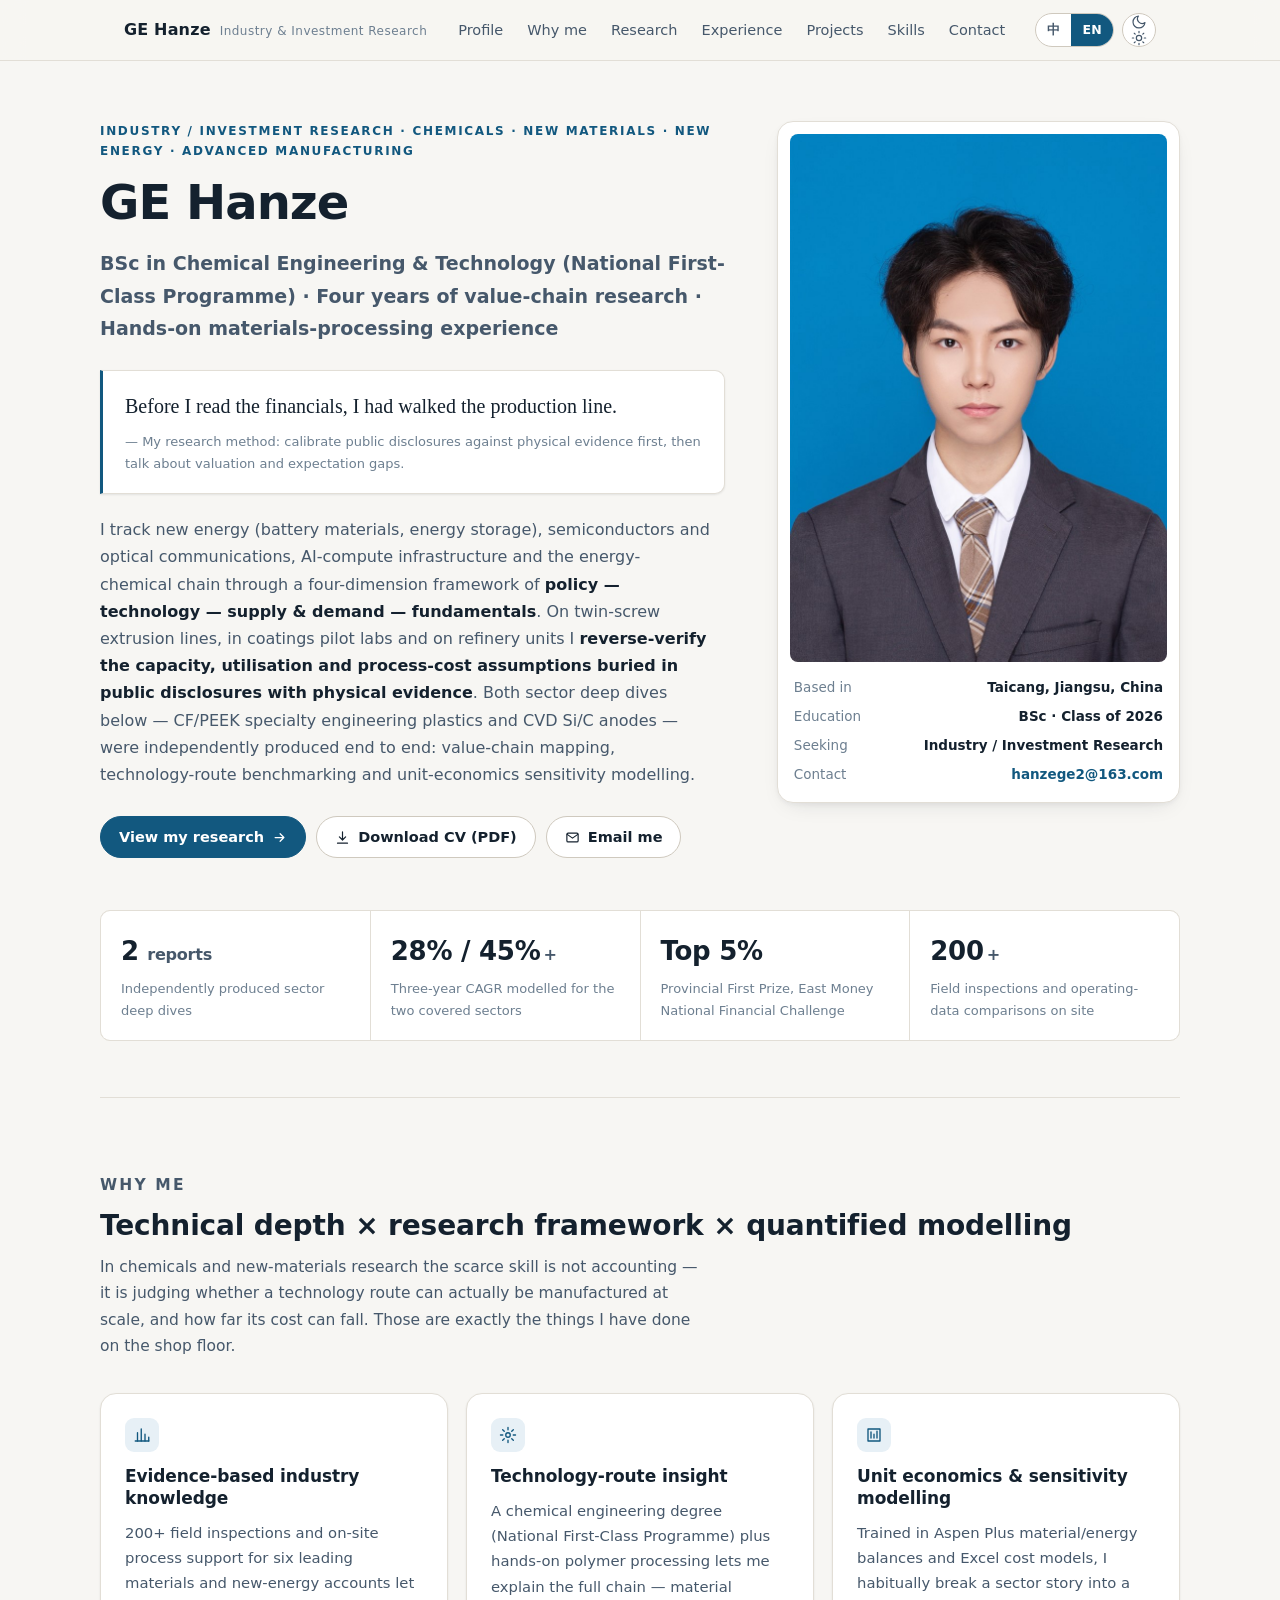
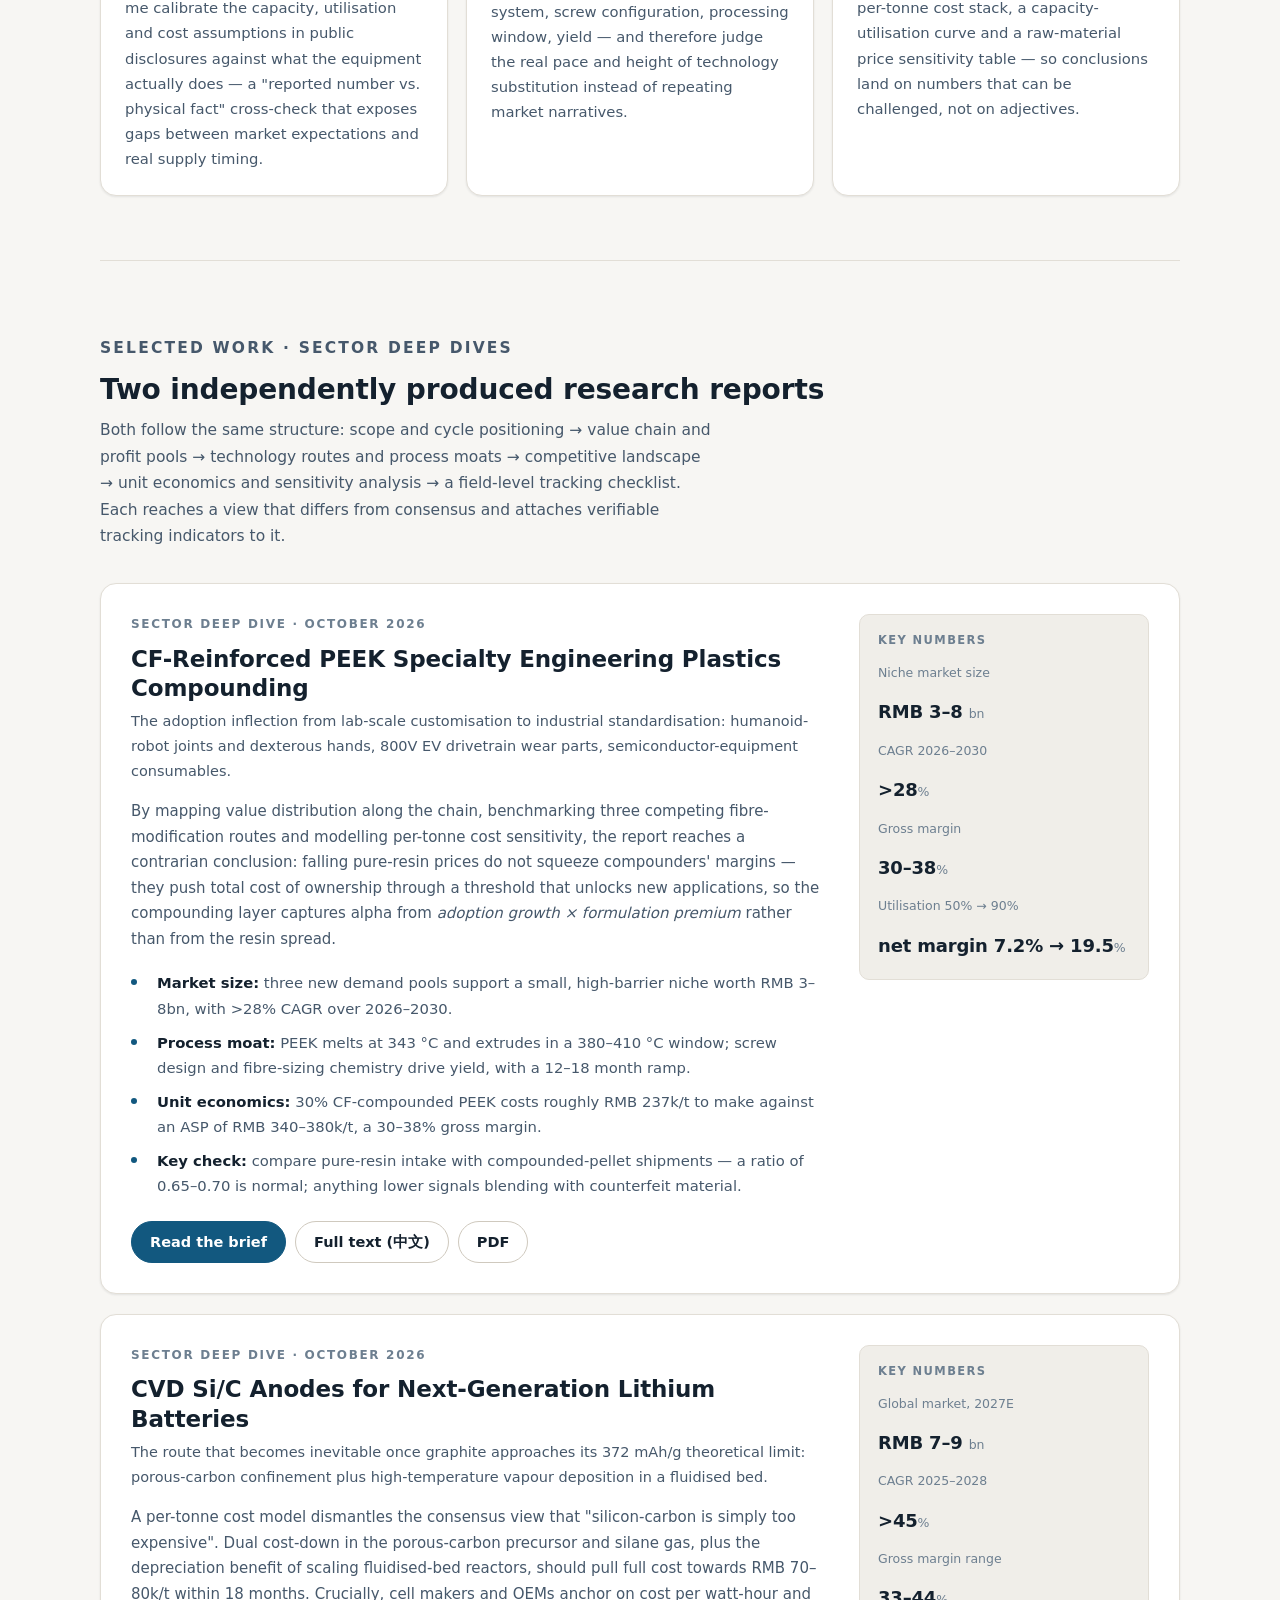
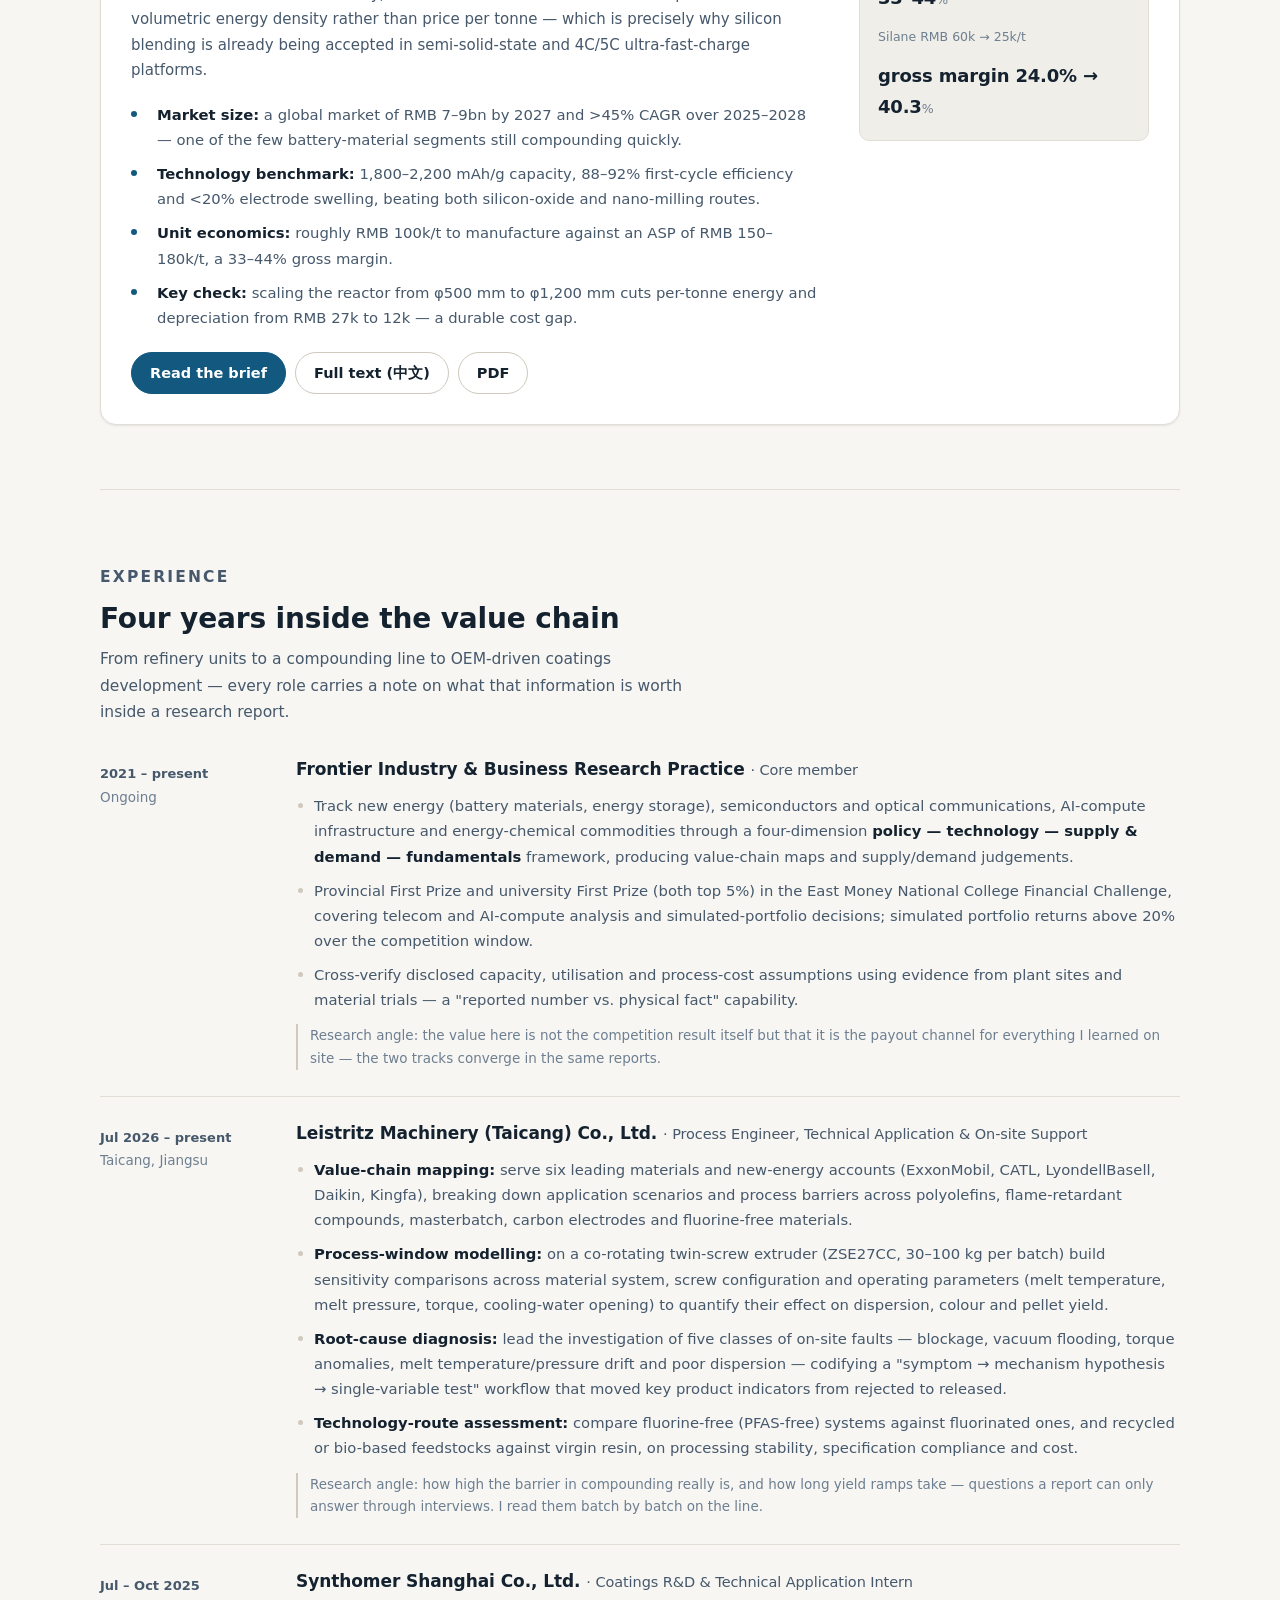
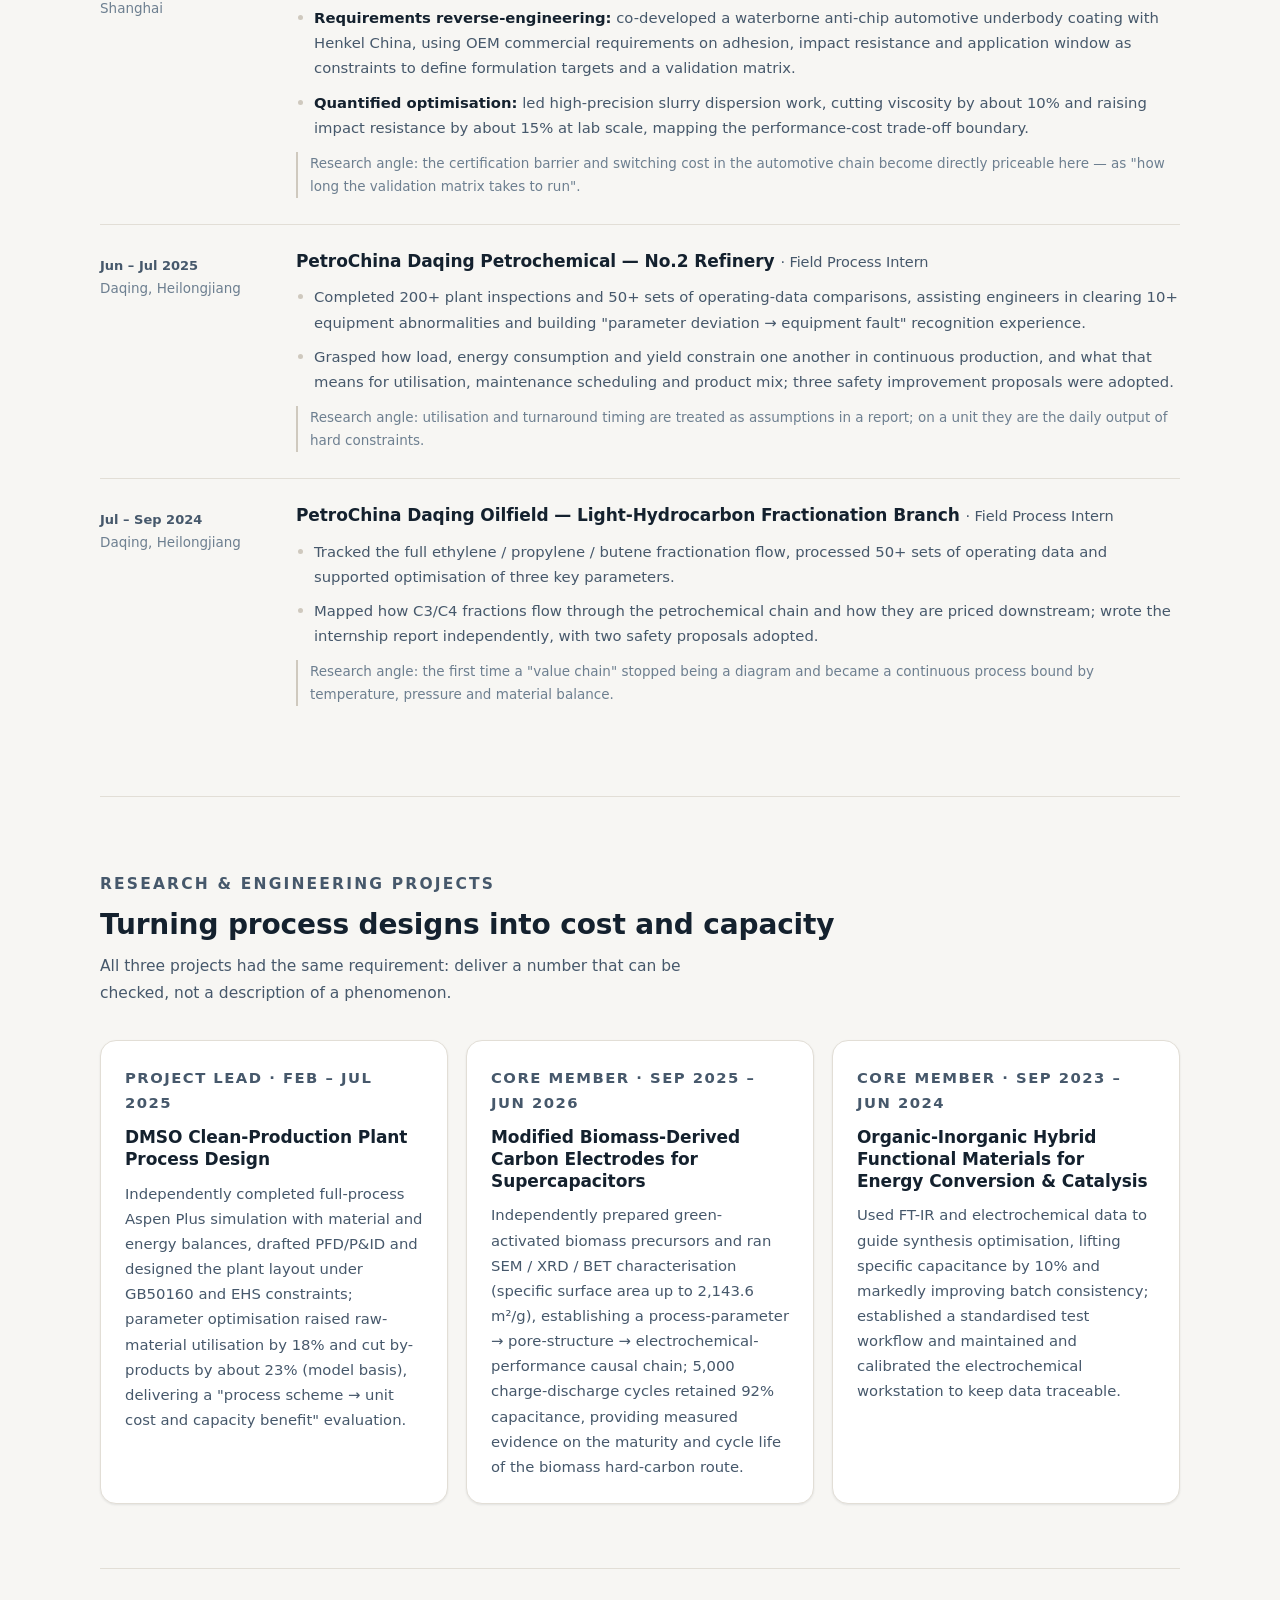
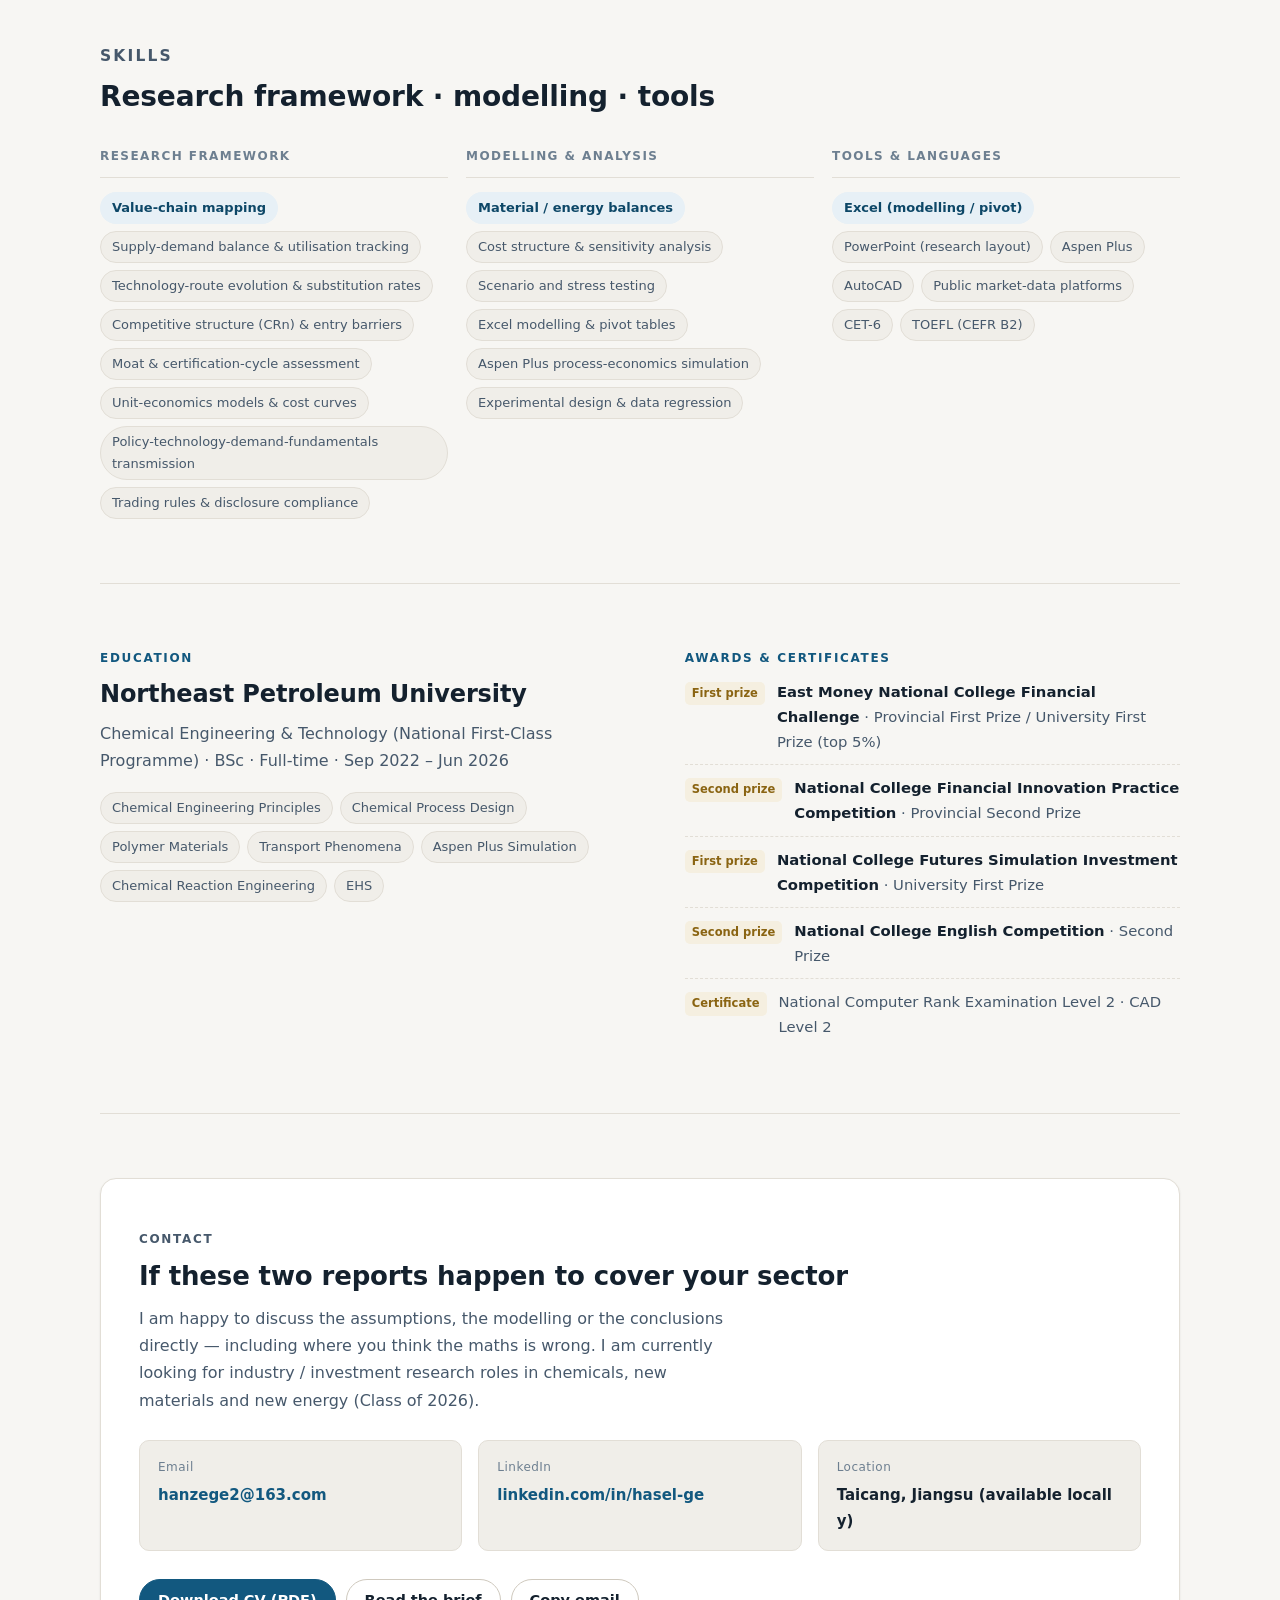
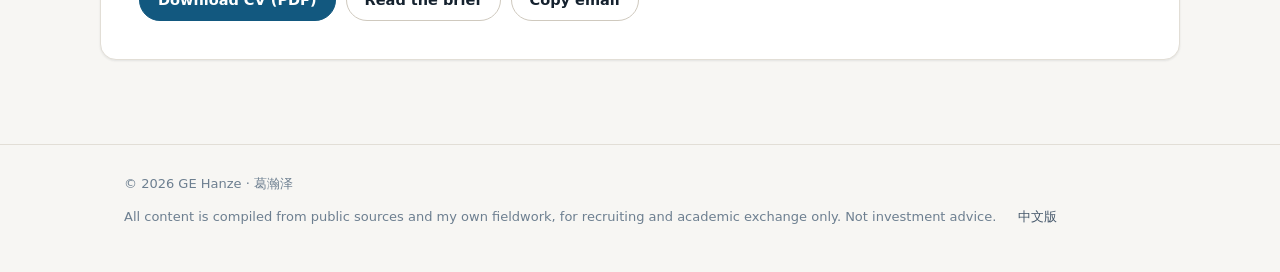
<file: en/index.html>
<!DOCTYPE html>
<html lang="en">
<head>
<meta charset="utf-8">
<meta name="viewport" content="width=device-width, initial-scale=1">
<title>GE Hanze | Industry &amp; Investment Research — Chemicals, New Materials, New Energy</title>
<meta name="description" content="Personal research homepage of GE Hanze: BSc in Chemical Engineering &amp; Technology, four years of industry-chain research practice combined with hands-on materials-processing experience. Two independently produced sector deep dives on CF/PEEK specialty engineering plastics and CVD Si/C anodes.">
<meta name="author" content="GE Hanze">
<meta name="color-scheme" content="light dark">
<meta property="og:type" content="profile">
<meta property="og:title" content="GE Hanze | Industry &amp; Investment Research">
<meta property="og:description" content="Before I read the financials, I had walked the production line. — Industry research in chemicals, new materials and new energy, with two sector deep dives attached.">
<meta property="og:locale" content="en_US">
<meta property="og:locale:alternate" content="zh_CN">
<link rel="icon" href="../assets/img/favicon.svg" type="image/svg+xml">
<link rel="stylesheet" href="../assets/css/style.css">
<script>try{var t=localStorage.getItem('theme');if(t)document.documentElement.setAttribute('data-theme',t);}catch(e){}</script>
</head>
<body>
<a class="skip-link" href="#main">Skip to main content</a>

<header class="topbar">
  <div class="wrap topbar__inner">
    <a class="brand" href="index.html">
      <span class="brand__name">GE Hanze</span>
      <span class="brand__role">Industry &amp; Investment Research</span>
    </a>
    <nav class="nav" id="site-nav" aria-label="Page navigation">
      <a href="#profile">Profile</a>
      <a href="#edge">Why me</a>
      <a href="#research">Research</a>
      <a href="#experience">Experience</a>
      <a href="#projects">Projects</a>
      <a href="#skills">Skills</a>
      <a href="#contact">Contact</a>
    </nav>
    <div class="tools">
      <div class="lang" role="group" aria-label="Language">
        <a href="../index.html" lang="zh-CN" hreflang="zh-CN">中</a>
        <span aria-current="true">EN</span>
      </div>
      <button class="icon-btn" type="button" data-theme-toggle aria-pressed="false" aria-label="Switch to dark theme">
        <svg data-icon="moon" viewBox="0 0 24 24" fill="none" stroke="currentColor" stroke-width="1.8" stroke-linecap="round" stroke-linejoin="round" aria-hidden="true"><path d="M21 12.8A9 9 0 1 1 11.2 3a7 7 0 0 0 9.8 9.8Z"/></svg>
        <svg data-icon="sun" viewBox="0 0 24 24" fill="none" stroke="currentColor" stroke-width="1.8" stroke-linecap="round" stroke-linejoin="round" aria-hidden="true" hidden><circle cx="12" cy="12" r="4"/><path d="M12 2v2M12 20v2M4.9 4.9l1.4 1.4M17.7 17.7l1.4 1.4M2 12h2M20 12h2M4.9 19.1l1.4-1.4M17.7 6.3l1.4-1.4"/></svg>
      </button>
      <button class="icon-btn nav-toggle" type="button" data-nav-toggle aria-expanded="false" aria-controls="site-nav" aria-label="Open navigation">
        <svg viewBox="0 0 24 24" fill="none" stroke="currentColor" stroke-width="1.9" stroke-linecap="round" aria-hidden="true"><path d="M4 7h16M4 12h16M4 17h16"/></svg>
      </button>
    </div>
  </div>
</header>

<main id="main">

  <!-- ================= HERO ================= -->
  <section class="hero wrap" id="profile">
    <div class="hero__grid">
      <div>
        <p class="eyebrow">Industry / Investment Research · Chemicals · New Materials · New Energy · Advanced Manufacturing</p>
        <h1>GE Hanze</h1>
        <p class="hero__role">BSc in Chemical Engineering &amp; Technology (National First-Class Programme) · Four years of value-chain research · Hands-on materials-processing experience</p>

        <blockquote class="hero__anchor">
          Before I read the financials, I had walked the production line.
          <cite>— My research method: calibrate public disclosures against physical evidence first, then talk about valuation and expectation gaps.</cite>
        </blockquote>

        <p class="hero__lead">
          I track new energy (battery materials, energy storage), semiconductors and optical communications, AI-compute infrastructure and the energy-chemical chain through a four-dimension framework of
          <strong>policy — technology — supply &amp; demand — fundamentals</strong>. On twin-screw extrusion lines, in coatings pilot labs and on refinery units I
          <strong>reverse-verify the capacity, utilisation and process-cost assumptions buried in public disclosures with physical evidence</strong>.
          Both sector deep dives below — CF/PEEK specialty engineering plastics and CVD Si/C anodes — were independently produced end to end: value-chain mapping, technology-route benchmarking and unit-economics sensitivity modelling.
        </p>

        <div class="cta-row">
          <a class="btn btn--primary" href="#research">
            View my research
            <svg viewBox="0 0 24 24" fill="none" stroke="currentColor" stroke-width="2" stroke-linecap="round" stroke-linejoin="round" aria-hidden="true"><path d="M5 12h14M13 6l6 6-6 6"/></svg>
          </a>
          <a class="btn" href="../assets/files/CV_GEHanze_EN.pdf" download>
            <svg viewBox="0 0 24 24" fill="none" stroke="currentColor" stroke-width="1.9" stroke-linecap="round" stroke-linejoin="round" aria-hidden="true"><path d="M12 3v12M7 11l5 5 5-5M4 21h16"/></svg>
            Download CV (PDF)
          </a>
          <a class="btn" href="mailto:hanzege2@163.com">
            <svg viewBox="0 0 24 24" fill="none" stroke="currentColor" stroke-width="1.9" stroke-linecap="round" stroke-linejoin="round" aria-hidden="true"><rect x="3" y="5" width="18" height="14" rx="2"/><path d="m3.5 7 8.5 6 8.5-6"/></svg>
            Email me
          </a>
        </div>
      </div>

      <aside class="idcard">
        <img src="../assets/img/photo.jpg" width="760" height="1064" alt="Portrait photograph of GE Hanze in a dark suit against a blue background" fetchpriority="high" decoding="async">
        <dl>
          <dt>Based in</dt><dd>Taicang, Jiangsu, China</dd>
          <dt>Education</dt><dd>BSc · Class of 2026</dd>
          <dt>Seeking</dt><dd>Industry / Investment Research</dd>
          <dt>Contact</dt><dd><a href="mailto:hanzege2@163.com">hanzege2@163.com</a></dd>
        </dl>
      </aside>
    </div>

    <div class="metrics num">
      <div class="metric">
        <div class="metric__v">2<span> reports</span></div>
        <div class="metric__k">Independently produced sector deep dives</div>
      </div>
      <div class="metric">
        <div class="metric__v">28% / 45%<span>+</span></div>
        <div class="metric__k">Three-year CAGR modelled for the two covered sectors</div>
      </div>
      <div class="metric">
        <div class="metric__v">Top 5%</div>
        <div class="metric__k">Provincial First Prize, East Money National Financial Challenge</div>
      </div>
      <div class="metric">
        <div class="metric__v">200<span>+</span></div>
        <div class="metric__k">Field inspections and operating-data comparisons on site</div>
      </div>
    </div>
  </section>

  <!-- ================= EDGE ================= -->
  <section class="section wrap" id="edge">
    <div class="section-head">
      <p class="eyebrow">Why me</p>
      <h2>Technical depth × research framework × quantified modelling</h2>
      <p>In chemicals and new-materials research the scarce skill is not accounting — it is judging whether a technology route can actually be manufactured at scale, and how far its cost can fall. Those are exactly the things I have done on the shop floor.</p>
    </div>

    <div class="grid grid--3">
      <article class="card">
        <div class="card__icon" aria-hidden="true">
          <svg viewBox="0 0 24 24" fill="none" stroke="currentColor" stroke-width="1.8" stroke-linecap="round" stroke-linejoin="round"><path d="M3 20h18"/><path d="M6 20V9M11 20V4M16 20v-9M21 20v-5"/></svg>
        </div>
        <h3>Evidence-based industry knowledge</h3>
        <p>200+ field inspections and on-site process support for six leading materials and new-energy accounts let me calibrate the capacity, utilisation and cost assumptions in public disclosures against what the equipment actually does — a "reported number vs. physical fact" cross-check that exposes gaps between market expectations and real supply timing.</p>
      </article>

      <article class="card">
        <div class="card__icon" aria-hidden="true">
          <svg viewBox="0 0 24 24" fill="none" stroke="currentColor" stroke-width="1.8" stroke-linecap="round" stroke-linejoin="round"><circle cx="12" cy="12" r="3"/><path d="M12 2v3M12 19v3M2 12h3M19 12h3M4.9 4.9l2.1 2.1M17 17l2.1 2.1M19.1 4.9 17 7M7 17l-2.1 2.1"/></svg>
        </div>
        <h3>Technology-route insight</h3>
        <p>A chemical engineering degree (National First-Class Programme) plus hands-on polymer processing lets me explain the full chain — material system, screw configuration, processing window, yield — and therefore judge the real pace and height of technology substitution instead of repeating market narratives.</p>
      </article>

      <article class="card">
        <div class="card__icon" aria-hidden="true">
          <svg viewBox="0 0 24 24" fill="none" stroke="currentColor" stroke-width="1.8" stroke-linecap="round" stroke-linejoin="round"><path d="M4 4h16v16H4z"/><path d="M8 16V8M12 16v-5M16 16v-9"/></svg>
        </div>
        <h3>Unit economics &amp; sensitivity modelling</h3>
        <p>Trained in Aspen Plus material/energy balances and Excel cost models, I habitually break a sector story into a per-tonne cost stack, a capacity-utilisation curve and a raw-material price sensitivity table — so conclusions land on numbers that can be challenged, not on adjectives.</p>
      </article>
    </div>
  </section>

  <!-- ================= RESEARCH ================= -->
  <section class="section wrap" id="research">
    <div class="section-head">
      <p class="eyebrow">Selected work · Sector deep dives</p>
      <h2>Two independently produced research reports</h2>
      <p>Both follow the same structure: scope and cycle positioning → value chain and profit pools → technology routes and process moats → competitive landscape → unit economics and sensitivity analysis → a field-level tracking checklist. Each reaches a view that differs from consensus and attaches verifiable tracking indicators to it.</p>
    </div>

    <article class="report">
      <div>
        <p class="eyebrow eyebrow--muted">Sector deep dive · October 2026</p>
        <h3>CF-Reinforced PEEK Specialty Engineering Plastics Compounding</h3>
        <p class="report__sub">The adoption inflection from lab-scale customisation to industrial standardisation: humanoid-robot joints and dexterous hands, 800V EV drivetrain wear parts, semiconductor-equipment consumables.</p>
        <p class="report__blurb">
          By mapping value distribution along the chain, benchmarking three competing fibre-modification routes and modelling per-tonne cost sensitivity, the report reaches a contrarian conclusion:
          falling pure-resin prices do not squeeze compounders' margins — they push total cost of ownership through a threshold that unlocks new applications, so the compounding layer captures alpha from
          <em>adoption growth × formulation premium</em> rather than from the resin spread.
        </p>
        <ul class="report__list">
          <li><span></span><span><strong>Market size:</strong> three new demand pools support a small, high-barrier niche worth RMB 3–8bn, with <span class="num">&gt;28% CAGR over 2026–2030</span>.</span></li>
          <li><span></span><span><strong>Process moat:</strong> PEEK melts at <span class="num">343 °C</span> and extrudes in a <span class="num">380–410 °C</span> window; screw design and fibre-sizing chemistry drive yield, with a <span class="num">12–18 month</span> ramp.</span></li>
          <li><span></span><span><strong>Unit economics:</strong> 30% CF-compounded PEEK costs roughly <span class="num">RMB 237k/t</span> to make against an ASP of <span class="num">RMB 340–380k/t</span>, a <span class="num">30–38%</span> gross margin.</span></li>
          <li><span></span><span><strong>Key check:</strong> compare pure-resin intake with compounded-pellet shipments — a ratio of <span class="num">0.65–0.70</span> is normal; anything lower signals blending with counterfeit material.</span></li>
        </ul>
        <div class="report__links">
          <a class="btn btn--primary" href="reports/cf-peek.html">Read the brief</a>
          <a class="btn" href="reports/cf-peek.html" lang="zh-CN" hreflang="zh-CN">Full text (中文)</a>
          <a class="btn" href="../assets/files/report_cf-peek.pdf">PDF</a>
        </div>
      </div>
      <div class="figures num">
        <h4>Key numbers</h4>
        <dl>
          <dt>Niche market size</dt>
          <dd>RMB 3–8 <em>bn</em></dd>
          <dt>CAGR 2026–2030</dt>
          <dd>&gt;28<em>%</em></dd>
          <dt>Gross margin</dt>
          <dd>30–38<em>%</em></dd>
          <dt>Utilisation 50% → 90%</dt>
          <dd>net margin 7.2% → 19.5<em>%</em></dd>
        </dl>
      </div>
    </article>

    <article class="report">
      <div>
        <p class="eyebrow eyebrow--muted">Sector deep dive · October 2026</p>
        <h3>CVD Si/C Anodes for Next-Generation Lithium Batteries</h3>
        <p class="report__sub">The route that becomes inevitable once graphite approaches its 372 mAh/g theoretical limit: porous-carbon confinement plus high-temperature vapour deposition in a fluidised bed.</p>
        <p class="report__blurb">
          A per-tonne cost model dismantles the consensus view that "silicon-carbon is simply too expensive". Dual cost-down in the porous-carbon precursor and silane gas, plus the depreciation benefit of scaling fluidised-bed reactors,
          should pull full cost towards RMB 70–80k/t within 18 months. Crucially, cell makers and OEMs anchor on cost per watt-hour and volumetric energy density rather than price per tonne —
          which is precisely why silicon blending is already being accepted in semi-solid-state and 4C/5C ultra-fast-charge platforms.
        </p>
        <ul class="report__list">
          <li><span></span><span><strong>Market size:</strong> a global market of <span class="num">RMB 7–9bn by 2027</span> and <span class="num">&gt;45% CAGR over 2025–2028</span> — one of the few battery-material segments still compounding quickly.</span></li>
          <li><span></span><span><strong>Technology benchmark:</strong> <span class="num">1,800–2,200 mAh/g</span> capacity, <span class="num">88–92%</span> first-cycle efficiency and <span class="num">&lt;20%</span> electrode swelling, beating both silicon-oxide and nano-milling routes.</span></li>
          <li><span></span><span><strong>Unit economics:</strong> roughly <span class="num">RMB 100k/t</span> to manufacture against an ASP of <span class="num">RMB 150–180k/t</span>, a <span class="num">33–44%</span> gross margin.</span></li>
          <li><span></span><span><strong>Key check:</strong> scaling the reactor from φ500 mm to φ1,200 mm cuts per-tonne energy and depreciation from <span class="num">RMB 27k to 12k</span> — a durable cost gap.</span></li>
        </ul>
        <div class="report__links">
          <a class="btn btn--primary" href="reports/cvd-sic.html">Read the brief</a>
          <a class="btn" href="reports/cvd-sic.html" lang="zh-CN" hreflang="zh-CN">Full text (中文)</a>
          <a class="btn" href="../assets/files/report_cvd-sic.pdf">PDF</a>
        </div>
      </div>
      <div class="figures num">
        <h4>Key numbers</h4>
        <dl>
          <dt>Global market, 2027E</dt>
          <dd>RMB 7–9 <em>bn</em></dd>
          <dt>CAGR 2025–2028</dt>
          <dd>&gt;45<em>%</em></dd>
          <dt>Gross margin range</dt>
          <dd>33–44<em>%</em></dd>
          <dt>Silane RMB 60k → 25k/t</dt>
          <dd>gross margin 24.0% → 40.3<em>%</em></dd>
        </dl>
      </div>
    </article>
  </section>

  <!-- ================= EXPERIENCE ================= -->
  <section class="section wrap" id="experience">
    <div class="section-head">
      <p class="eyebrow">Experience</p>
      <h2>Four years inside the value chain</h2>
      <p>From refinery units to a compounding line to OEM-driven coatings development — every role carries a note on what that information is worth inside a research report.</p>
    </div>

    <div class="timeline">
      <div class="tl-item">
        <div class="tl-when"><strong>2021 – present</strong>Ongoing</div>
        <div class="tl-body">
          <h3>Frontier Industry &amp; Business Research Practice <span>· Core member</span></h3>
          <ul>
            <li>Track new energy (battery materials, energy storage), semiconductors and optical communications, AI-compute infrastructure and energy-chemical commodities through a four-dimension <strong>policy — technology — supply &amp; demand — fundamentals</strong> framework, producing value-chain maps and supply/demand judgements.</li>
            <li>Provincial First Prize and university First Prize (both top 5%) in the East Money National College Financial Challenge, covering telecom and AI-compute analysis and simulated-portfolio decisions; simulated portfolio returns above 20% over the competition window.</li>
            <li>Cross-verify disclosed capacity, utilisation and process-cost assumptions using evidence from plant sites and material trials — a "reported number vs. physical fact" capability.</li>
          </ul>
          <p class="tl-note">Research angle: the value here is not the competition result itself but that it is the payout channel for everything I learned on site — the two tracks converge in the same reports.</p>
        </div>
      </div>

      <div class="tl-item">
        <div class="tl-when"><strong>Jul 2026 – present</strong>Taicang, Jiangsu</div>
        <div class="tl-body">
          <h3>Leistritz Machinery (Taicang) Co., Ltd. <span>· Process Engineer, Technical Application &amp; On-site Support</span></h3>
          <ul>
            <li><strong>Value-chain mapping:</strong> serve six leading materials and new-energy accounts (ExxonMobil, CATL, LyondellBasell, Daikin, Kingfa), breaking down application scenarios and process barriers across polyolefins, flame-retardant compounds, masterbatch, carbon electrodes and fluorine-free materials.</li>
            <li><strong>Process-window modelling:</strong> on a co-rotating twin-screw extruder (ZSE27CC, 30–100 kg per batch) build sensitivity comparisons across material system, screw configuration and operating parameters (melt temperature, melt pressure, torque, cooling-water opening) to quantify their effect on dispersion, colour and pellet yield.</li>
            <li><strong>Root-cause diagnosis:</strong> lead the investigation of five classes of on-site faults — blockage, vacuum flooding, torque anomalies, melt temperature/pressure drift and poor dispersion — codifying a "symptom → mechanism hypothesis → single-variable test" workflow that moved key product indicators from rejected to released.</li>
            <li><strong>Technology-route assessment:</strong> compare fluorine-free (PFAS-free) systems against fluorinated ones, and recycled or bio-based feedstocks against virgin resin, on processing stability, specification compliance and cost.</li>
          </ul>
          <p class="tl-note">Research angle: how high the barrier in compounding really is, and how long yield ramps take — questions a report can only answer through interviews. I read them batch by batch on the line.</p>
        </div>
      </div>

      <div class="tl-item">
        <div class="tl-when"><strong>Jul – Oct 2025</strong>Shanghai</div>
        <div class="tl-body">
          <h3>Synthomer Shanghai Co., Ltd. <span>· Coatings R&amp;D &amp; Technical Application Intern</span></h3>
          <ul>
            <li><strong>Requirements reverse-engineering:</strong> co-developed a waterborne anti-chip automotive underbody coating with Henkel China, using OEM commercial requirements on adhesion, impact resistance and application window as constraints to define formulation targets and a validation matrix.</li>
            <li><strong>Quantified optimisation:</strong> led high-precision slurry dispersion work, cutting viscosity by about 10% and raising impact resistance by about 15% at lab scale, mapping the performance-cost trade-off boundary.</li>
          </ul>
          <p class="tl-note">Research angle: the certification barrier and switching cost in the automotive chain become directly priceable here — as "how long the validation matrix takes to run".</p>
        </div>
      </div>

      <div class="tl-item">
        <div class="tl-when"><strong>Jun – Jul 2025</strong>Daqing, Heilongjiang</div>
        <div class="tl-body">
          <h3>PetroChina Daqing Petrochemical — No.2 Refinery <span>· Field Process Intern</span></h3>
          <ul>
            <li>Completed 200+ plant inspections and 50+ sets of operating-data comparisons, assisting engineers in clearing 10+ equipment abnormalities and building "parameter deviation → equipment fault" recognition experience.</li>
            <li>Grasped how load, energy consumption and yield constrain one another in continuous production, and what that means for utilisation, maintenance scheduling and product mix; three safety improvement proposals were adopted.</li>
          </ul>
          <p class="tl-note">Research angle: utilisation and turnaround timing are treated as assumptions in a report; on a unit they are the daily output of hard constraints.</p>
        </div>
      </div>

      <div class="tl-item">
        <div class="tl-when"><strong>Jul – Sep 2024</strong>Daqing, Heilongjiang</div>
        <div class="tl-body">
          <h3>PetroChina Daqing Oilfield — Light-Hydrocarbon Fractionation Branch <span>· Field Process Intern</span></h3>
          <ul>
            <li>Tracked the full ethylene / propylene / butene fractionation flow, processed 50+ sets of operating data and supported optimisation of three key parameters.</li>
            <li>Mapped how C3/C4 fractions flow through the petrochemical chain and how they are priced downstream; wrote the internship report independently, with two safety proposals adopted.</li>
          </ul>
          <p class="tl-note">Research angle: the first time a "value chain" stopped being a diagram and became a continuous process bound by temperature, pressure and material balance.</p>
        </div>
      </div>
    </div>
  </section>

  <!-- ================= PROJECTS ================= -->
  <section class="section wrap" id="projects">
    <div class="section-head">
      <p class="eyebrow">Research &amp; engineering projects</p>
      <h2>Turning process designs into cost and capacity</h2>
      <p>All three projects had the same requirement: deliver a number that can be checked, not a description of a phenomenon.</p>
    </div>

    <div class="grid grid--3">
      <article class="card">
        <p class="card__tag">Project lead · Feb – Jul 2025</p>
        <h3>DMSO Clean-Production Plant Process Design</h3>
        <p>Independently completed full-process Aspen Plus simulation with material and energy balances, drafted PFD/P&amp;ID and designed the plant layout under GB50160 and EHS constraints; parameter optimisation raised raw-material utilisation by 18% and cut by-products by about 23% (model basis), delivering a "process scheme → unit cost and capacity benefit" evaluation.</p>
      </article>
      <article class="card">
        <p class="card__tag">Core member · Sep 2025 – Jun 2026</p>
        <h3>Modified Biomass-Derived Carbon Electrodes for Supercapacitors</h3>
        <p>Independently prepared green-activated biomass precursors and ran SEM / XRD / BET characterisation (specific surface area up to 2,143.6 m²/g), establishing a process-parameter → pore-structure → electrochemical-performance causal chain; 5,000 charge-discharge cycles retained 92% capacitance, providing measured evidence on the maturity and cycle life of the biomass hard-carbon route.</p>
      </article>
      <article class="card">
        <p class="card__tag">Core member · Sep 2023 – Jun 2024</p>
        <h3>Organic-Inorganic Hybrid Functional Materials for Energy Conversion &amp; Catalysis</h3>
        <p>Used FT-IR and electrochemical data to guide synthesis optimisation, lifting specific capacitance by 10% and markedly improving batch consistency; established a standardised test workflow and maintained and calibrated the electrochemical workstation to keep data traceable.</p>
      </article>
    </div>
  </section>

  <!-- ================= SKILLS ================= -->
  <section class="section wrap" id="skills">
    <div class="section-head">
      <p class="eyebrow">Skills</p>
      <h2>Research framework · modelling · tools</h2>
    </div>
    <div class="grid grid--3">
      <div class="skill-col">
        <h3>Research framework</h3>
        <div class="chips">
          <span class="chip chip--accent">Value-chain mapping</span>
          <span class="chip">Supply-demand balance &amp; utilisation tracking</span>
          <span class="chip">Technology-route evolution &amp; substitution rates</span>
          <span class="chip">Competitive structure (CRn) &amp; entry barriers</span>
          <span class="chip">Moat &amp; certification-cycle assessment</span>
          <span class="chip">Unit-economics models &amp; cost curves</span>
          <span class="chip">Policy-technology-demand-fundamentals transmission</span>
          <span class="chip">Trading rules &amp; disclosure compliance</span>
        </div>
      </div>
      <div class="skill-col">
        <h3>Modelling &amp; analysis</h3>
        <div class="chips">
          <span class="chip chip--accent">Material / energy balances</span>
          <span class="chip">Cost structure &amp; sensitivity analysis</span>
          <span class="chip">Scenario and stress testing</span>
          <span class="chip">Excel modelling &amp; pivot tables</span>
          <span class="chip">Aspen Plus process-economics simulation</span>
          <span class="chip">Experimental design &amp; data regression</span>
        </div>
      </div>
      <div class="skill-col">
        <h3>Tools &amp; languages</h3>
        <div class="chips">
          <span class="chip chip--accent">Excel (modelling / pivot)</span>
          <span class="chip">PowerPoint (research layout)</span>
          <span class="chip">Aspen Plus</span>
          <span class="chip">AutoCAD</span>
          <span class="chip">Public market-data platforms</span>
          <span class="chip">CET-6</span>
          <span class="chip">TOEFL (CEFR B2)</span>
        </div>
      </div>
    </div>
  </section>

  <!-- ================= EDUCATION & AWARDS ================= -->
  <section class="section wrap" id="education">
    <div class="two-col">
      <div>
        <p class="eyebrow">Education</p>
        <h2 style="font-size:clamp(20px,2.8vw,24px)">Northeast Petroleum University</h2>
        <p style="margin-top:10px;color:var(--ink-2)">Chemical Engineering &amp; Technology (National First-Class Programme) · BSc · Full-time · Sep 2022 – Jun 2026</p>
        <div class="chips" style="margin-top:18px">
          <span class="chip">Chemical Engineering Principles</span>
          <span class="chip">Chemical Process Design</span>
          <span class="chip">Polymer Materials</span>
          <span class="chip">Transport Phenomena</span>
          <span class="chip">Aspen Plus Simulation</span>
          <span class="chip">Chemical Reaction Engineering</span>
          <span class="chip">EHS</span>
        </div>
      </div>
      <div>
        <p class="eyebrow">Awards &amp; certificates</p>
        <ul class="award-list">
          <li><span class="badge">First prize</span><span><b>East Money National College Financial Challenge</b> · Provincial First Prize / University First Prize (top 5%)</span></li>
          <li><span class="badge">Second prize</span><span><b>National College Financial Innovation Practice Competition</b> · Provincial Second Prize</span></li>
          <li><span class="badge">First prize</span><span><b>National College Futures Simulation Investment Competition</b> · University First Prize</span></li>
          <li><span class="badge">Second prize</span><span><b>National College English Competition</b> · Second Prize</span></li>
          <li><span class="badge">Certificate</span><span>National Computer Rank Examination Level 2 · CAD Level 2</span></li>
        </ul>
      </div>
    </div>
  </section>

  <!-- ================= CONTACT ================= -->
  <section class="section wrap" id="contact">
    <div class="contact">
      <p class="eyebrow">Contact</p>
      <h2>If these two reports happen to cover your sector</h2>
      <p>I am happy to discuss the assumptions, the modelling or the conclusions directly — including where you think the maths is wrong. I am currently looking for industry / investment research roles in chemicals, new materials and new energy (Class of 2026).</p>
      <dl class="contact__grid">
        <div class="contact__item">
          <dt>Email</dt>
          <dd><a href="mailto:hanzege2@163.com">hanzege2@163.com</a></dd>
        </div>
        <div class="contact__item">
          <dt>LinkedIn</dt>
          <dd><a href="https://www.linkedin.com/in/hasel-ge" target="_blank" rel="noopener noreferrer">linkedin.com/in/hasel-ge</a></dd>
        </div>
        <div class="contact__item">
          <dt>Location</dt>
          <dd>Taicang, Jiangsu (available locally)</dd>
        </div>
      </dl>
      <div class="cta-row">
        <a class="btn btn--primary" href="../assets/files/CV_GEHanze_EN.pdf" download>Download CV (PDF)</a>
        <a class="btn" href="reports/cf-peek.html">Read the brief</a>
        <button class="btn" type="button" data-copy="hanzege2@163.com">Copy email</button>
      </div>
    </div>
  </section>

</main>

<footer class="footer">
  <div class="wrap footer__inner">
    <span>© <span data-year></span> GE Hanze · 葛瀚泽</span>
    <span>All content is compiled from public sources and my own fieldwork, for recruiting and academic exchange only. Not investment advice.</span>
    <a href="../index.html" lang="zh-CN" hreflang="zh-CN">中文版</a>
  </div>
</footer>

<script src="../assets/js/app.js" defer></script>
</body>
</html>
</file>
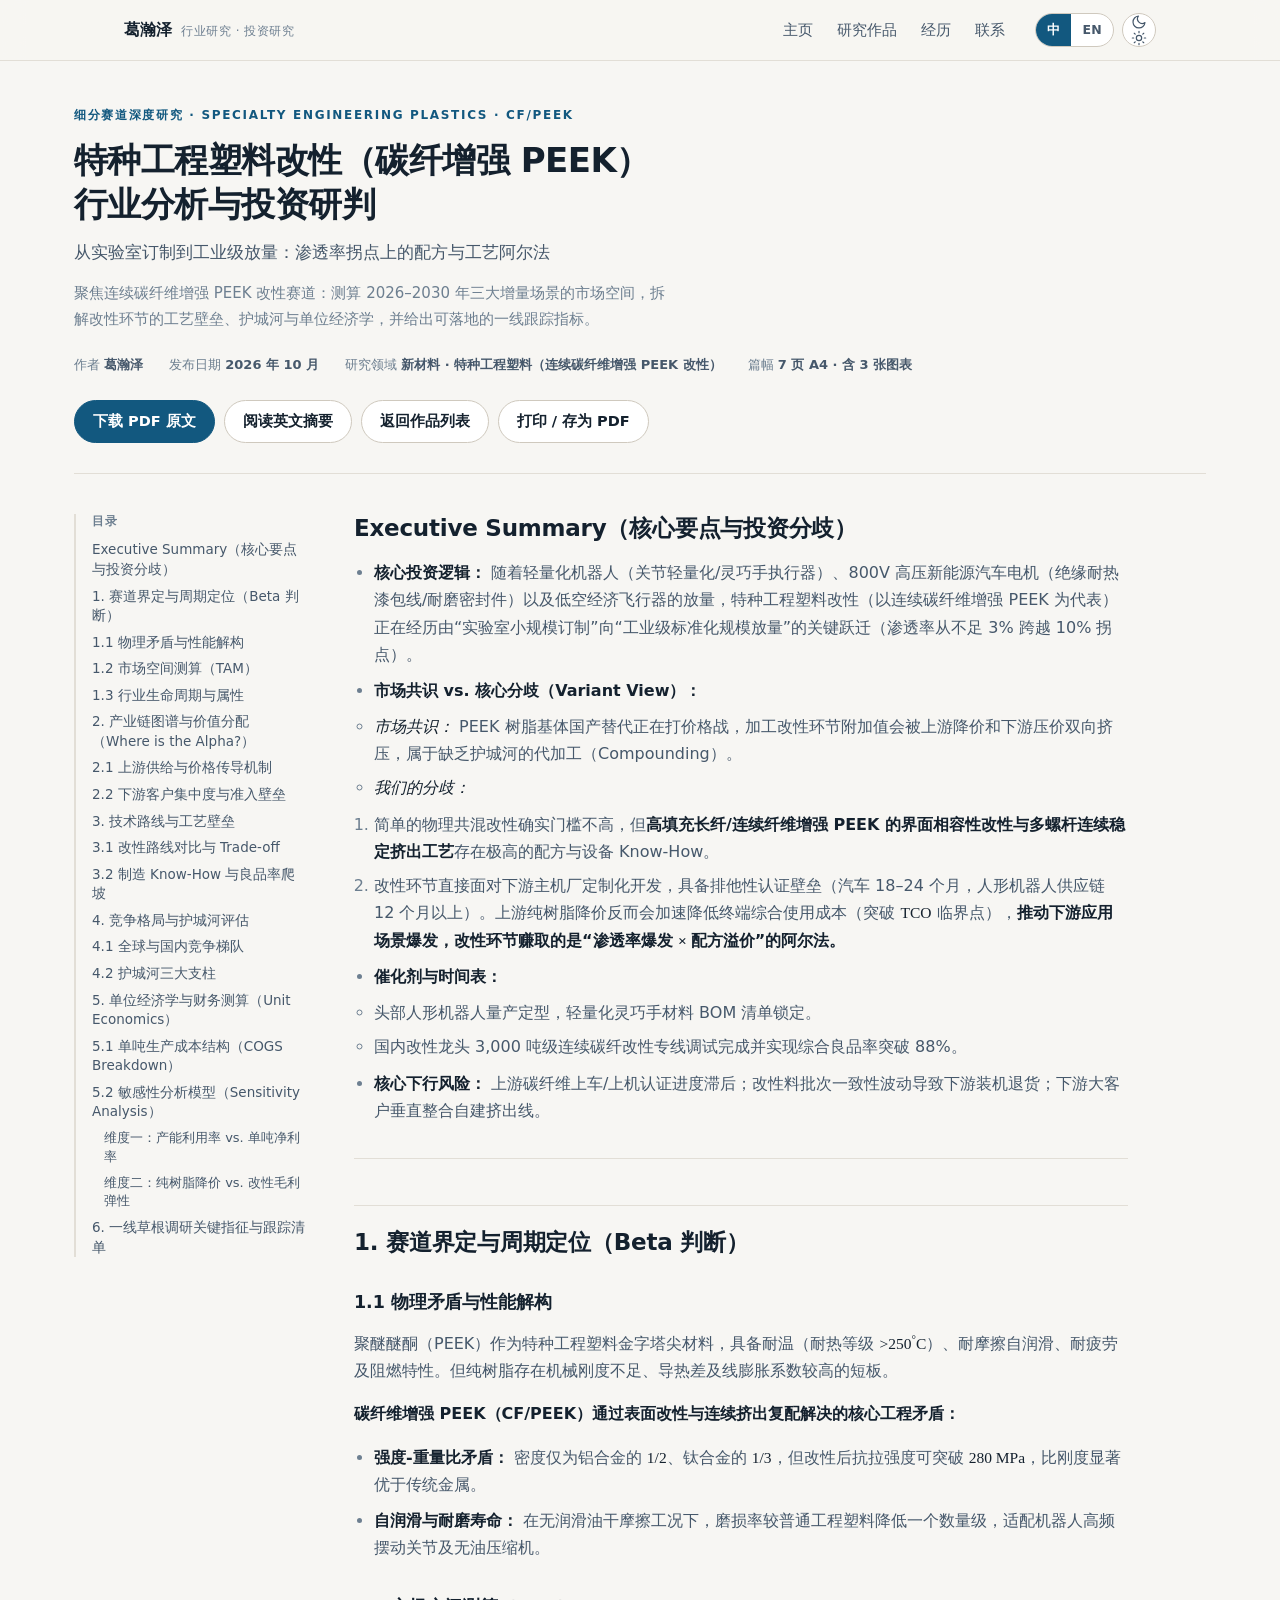
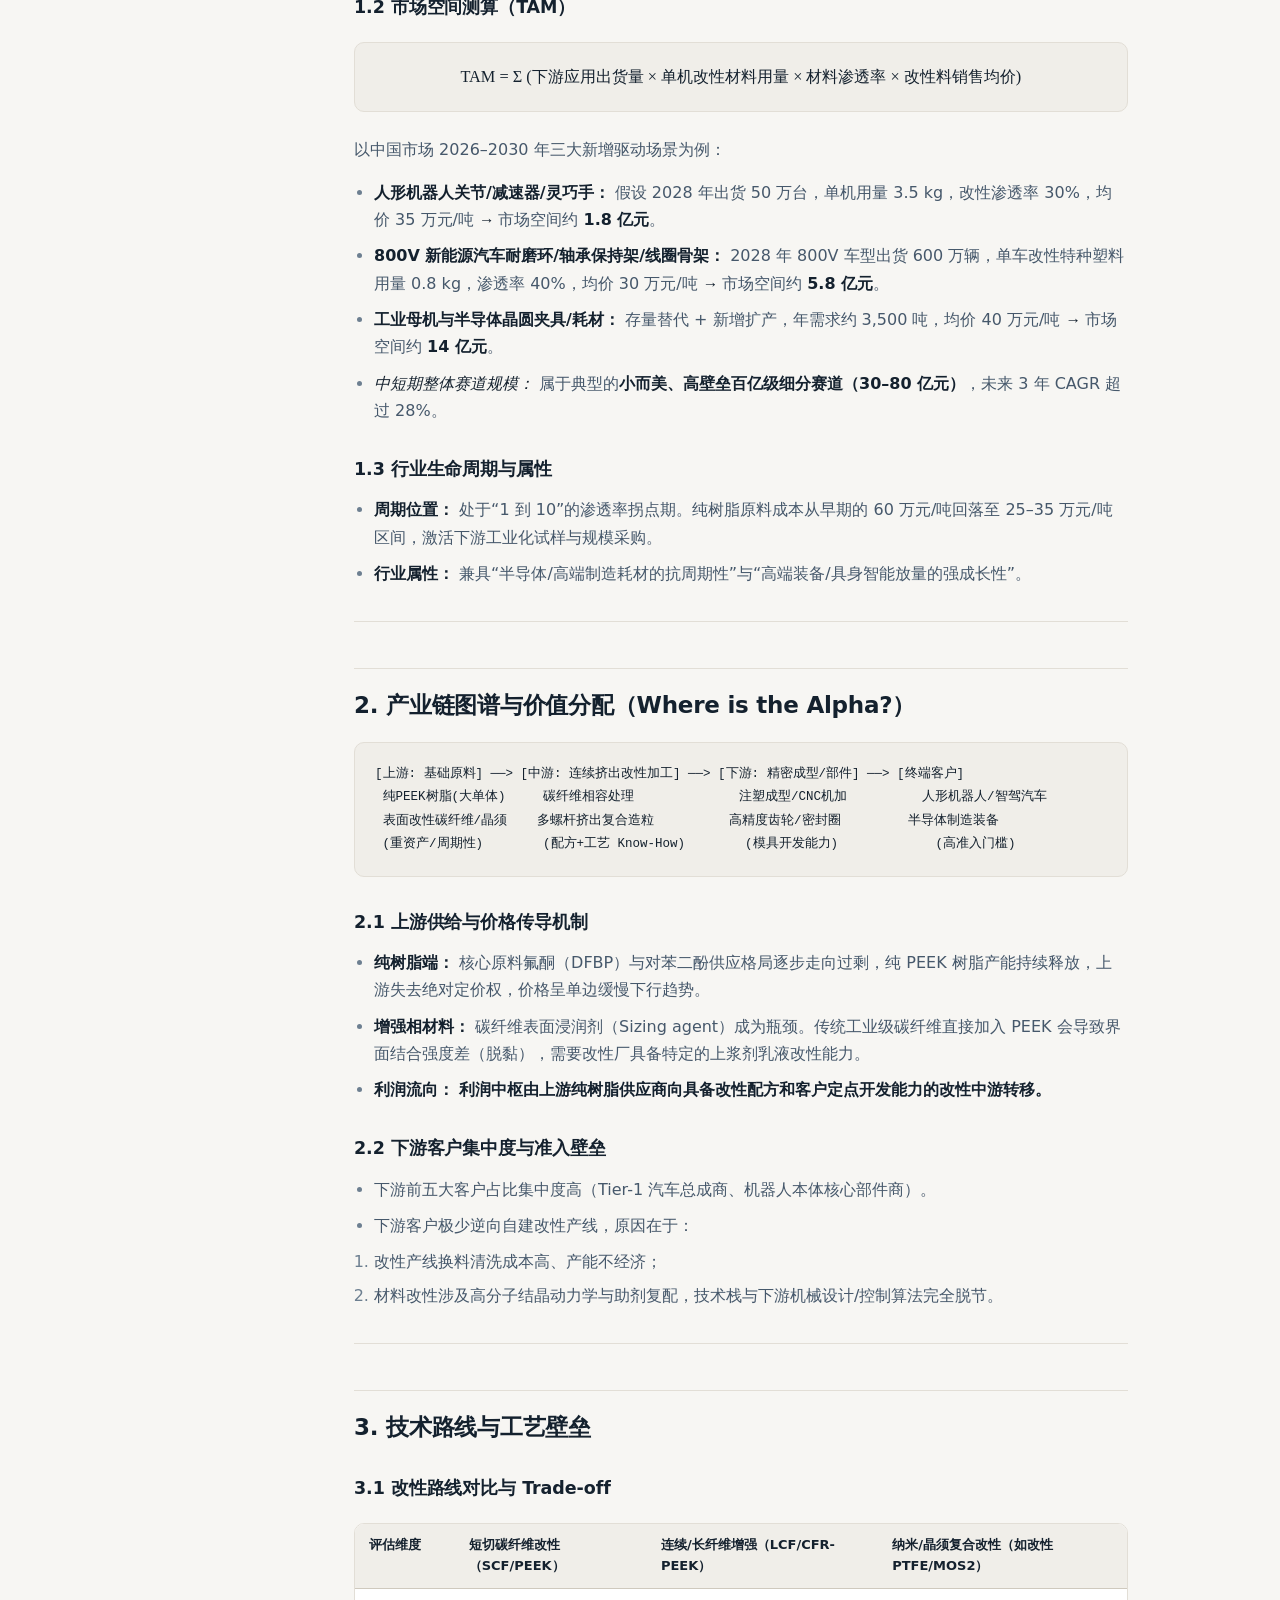
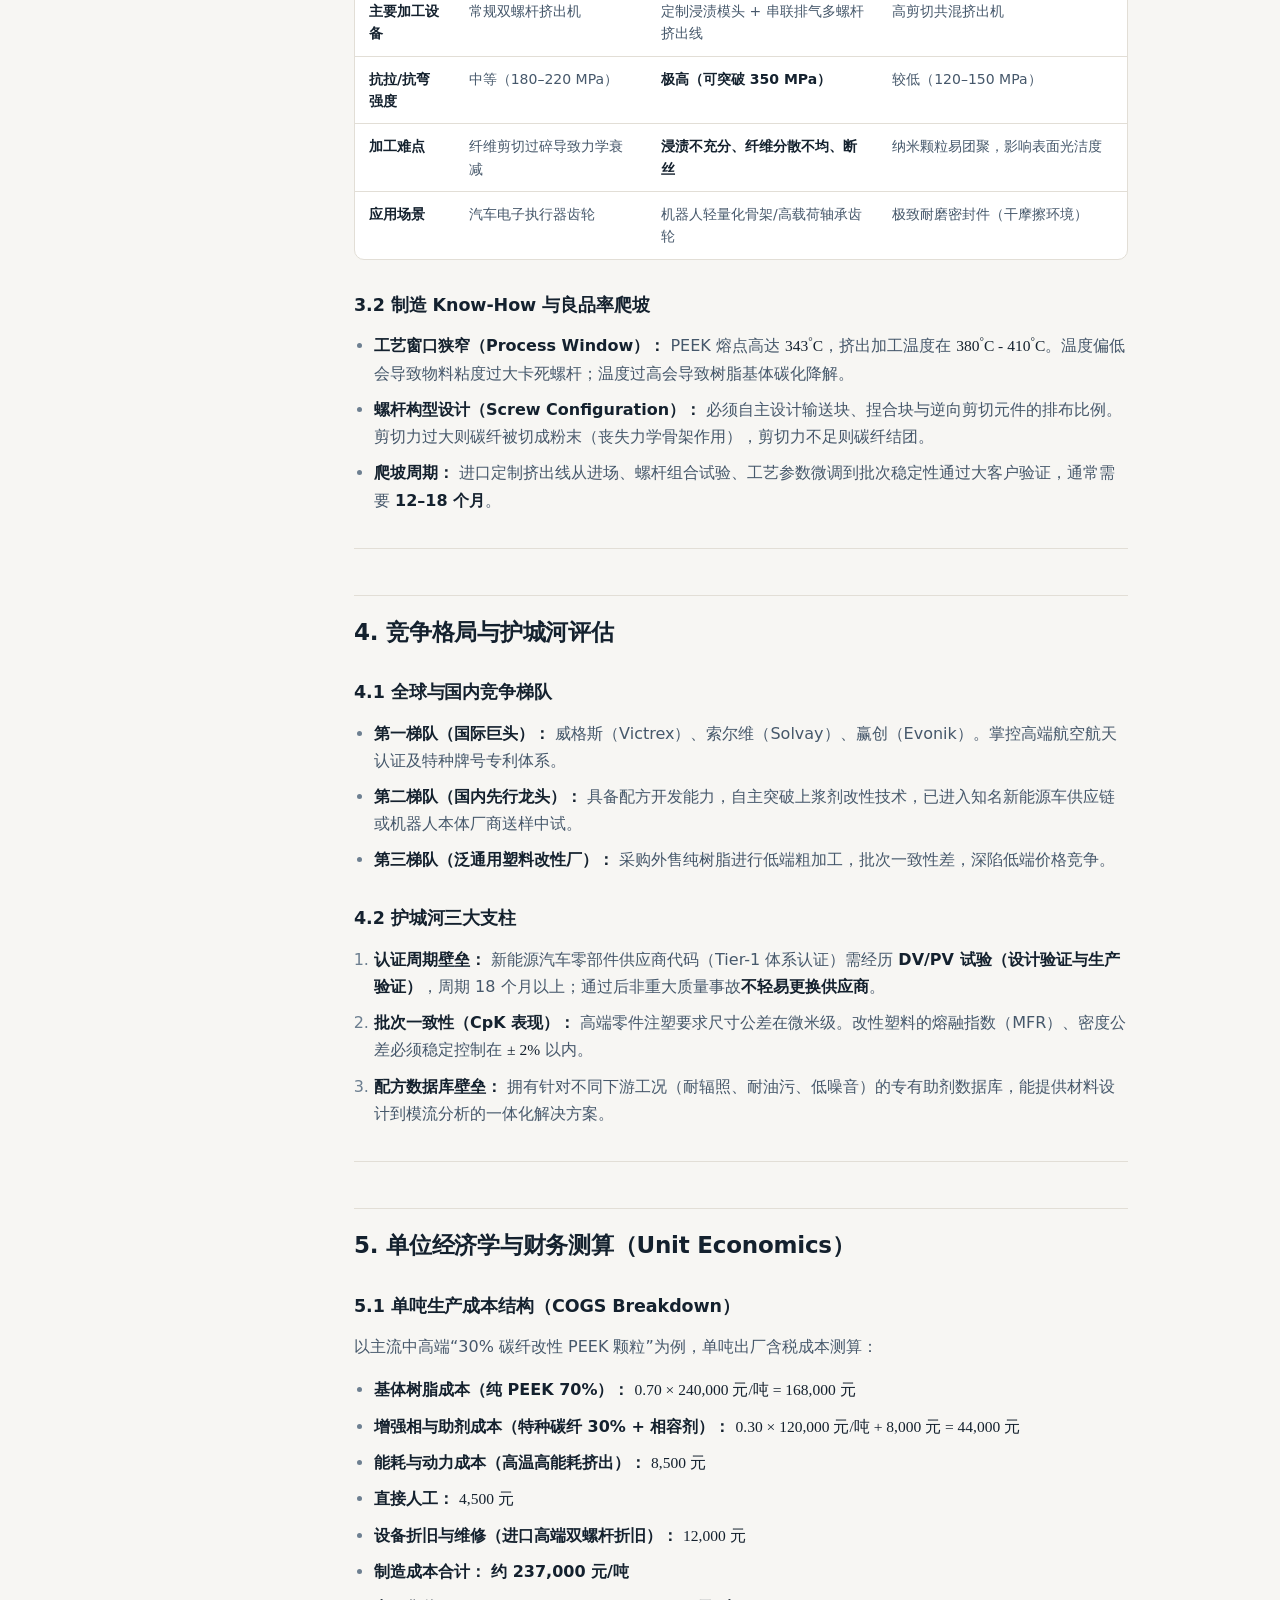
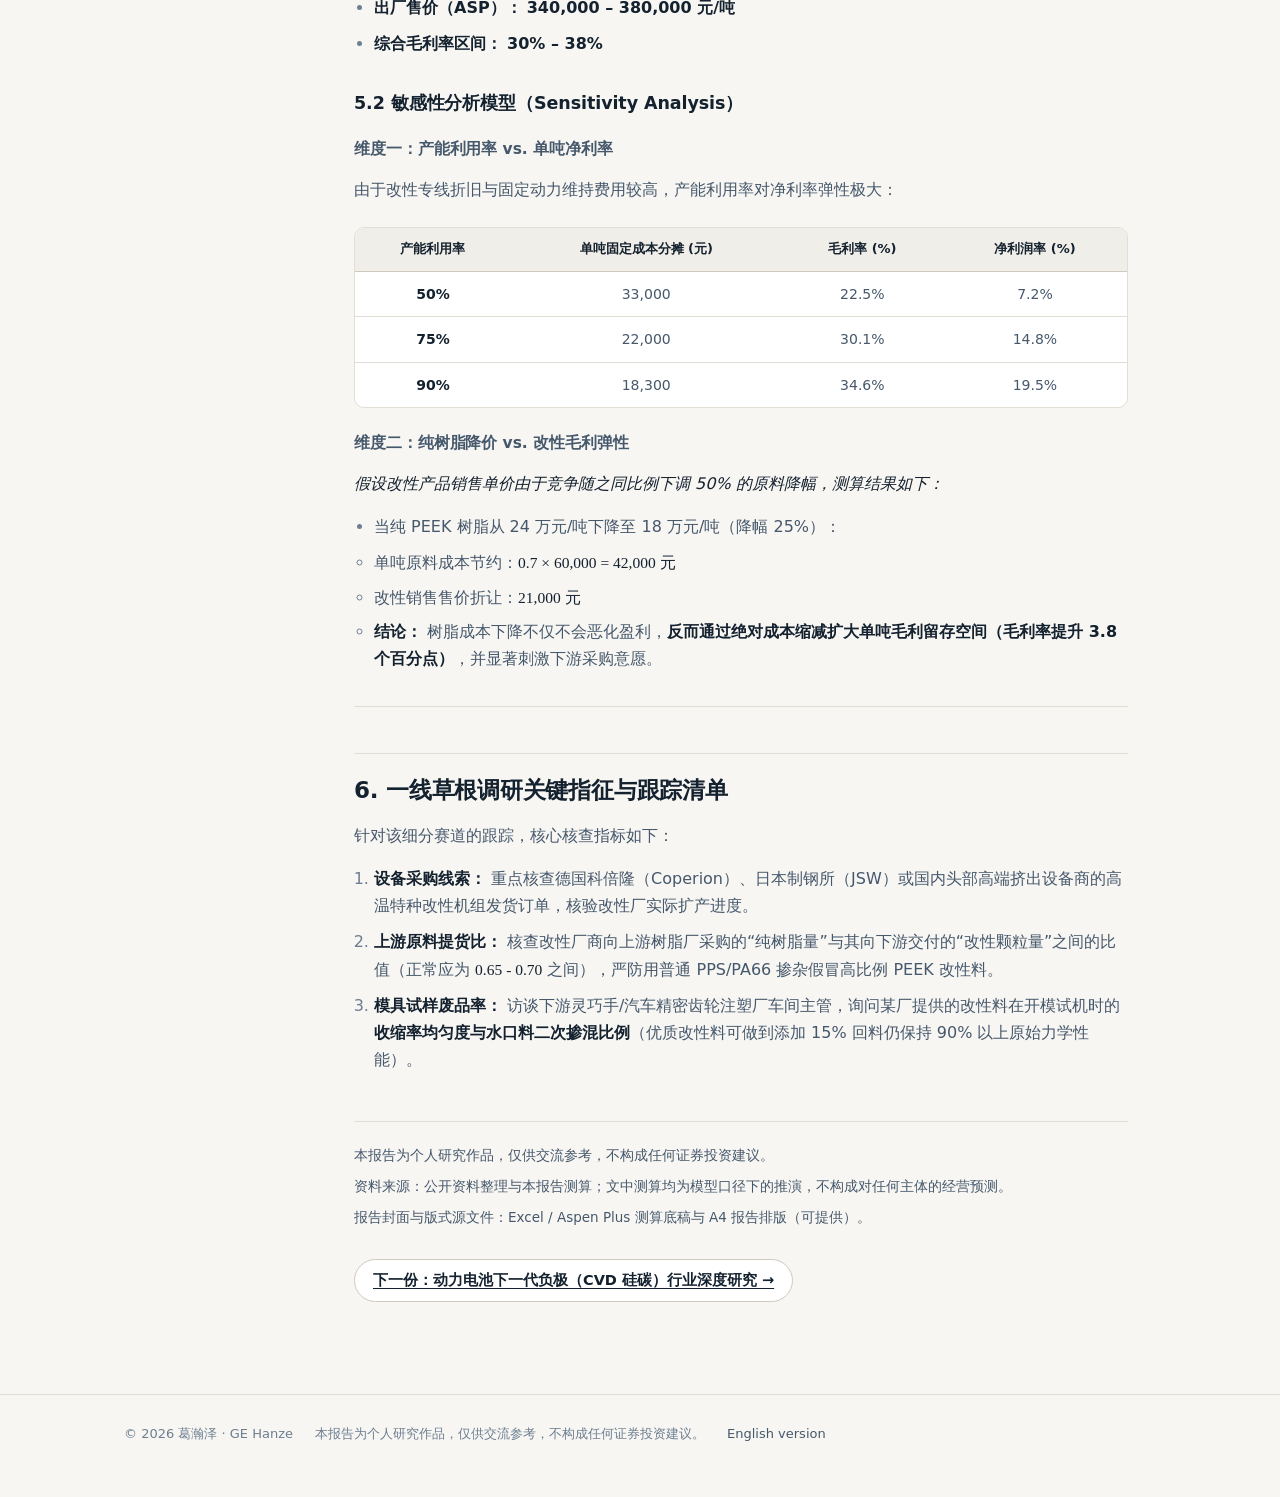
<file: reports/cf-peek.html>
<!DOCTYPE html>
<html lang="zh-CN">
<head>
<meta charset="utf-8">
<meta name="viewport" content="width=device-width, initial-scale=1">
<title>特种工程塑料改性（CF/PEEK）行业深度研究 | 葛瀚泽</title>
<meta name="description" content="聚焦连续碳纤维增强 PEEK 改性赛道：测算 2026–2030 年三大增量场景的市场空间，拆解改性环节的工艺壁垒、护城河与单位经济学，并给出可落地的一线跟踪指标。">
<meta name="author" content="葛瀚泽">
<meta name="color-scheme" content="light dark">
<link rel="icon" href="../assets/img/favicon.svg" type="image/svg+xml">
<link rel="stylesheet" href="../assets/css/style.css">
<script>try{var t=localStorage.getItem('theme');if(t)document.documentElement.setAttribute('data-theme',t);}catch(e){}</script>
</head>
<body>
<a class="skip-link" href="#main">跳到主要内容</a>
<header class="topbar">
  <div class="wrap topbar__inner">
    <a class="brand" href="../index.html">
      <span class="brand__name">葛瀚泽</span>
      <span class="brand__role">行业研究 · 投资研究</span>
    </a>
    <nav class="nav" id="site-nav" aria-label="页面导航"><a href="../index.html">主页</a><a href="../index.html#research">研究作品</a><a href="../index.html#experience">经历</a><a href="../index.html#contact">联系</a></nav>
    <div class="tools">
      <div class="lang" role="group" aria-label="Language"><span aria-current="true">中</span><a href="../en/reports/cf-peek.html" lang="en" hreflang="en">EN</a></div>
      <button class="icon-btn" type="button" data-theme-toggle aria-pressed="false" aria-label="切换主题">
        <svg data-icon="moon" viewBox="0 0 24 24" fill="none" stroke="currentColor" stroke-width="1.8" stroke-linecap="round" stroke-linejoin="round" aria-hidden="true"><path d="M21 12.8A9 9 0 1 1 11.2 3a7 7 0 0 0 9.8 9.8Z"/></svg>
        <svg data-icon="sun" viewBox="0 0 24 24" fill="none" stroke="currentColor" stroke-width="1.8" stroke-linecap="round" stroke-linejoin="round" aria-hidden="true" hidden><circle cx="12" cy="12" r="4"/><path d="M12 2v2M12 20v2M4.9 4.9l1.4 1.4M17.7 17.7l1.4 1.4M2 12h2M20 12h2M4.9 19.1l1.4-1.4M17.7 6.3l1.4-1.4"/></svg>
      </button>
      <button class="icon-btn nav-toggle" type="button" data-nav-toggle aria-expanded="false" aria-controls="site-nav" aria-label="打开导航菜单">
        <svg viewBox="0 0 24 24" fill="none" stroke="currentColor" stroke-width="1.9" stroke-linecap="round" aria-hidden="true"><path d="M4 7h16M4 12h16M4 17h16"/></svg>
      </button>
    </div>
  </div>
</header>
<main id="main">
<div class="wrap">
  <div class="doc-head">
    <p class="eyebrow">细分赛道深度研究 · SPECIALTY ENGINEERING PLASTICS · CF/PEEK</p>
    <h1>特种工程塑料改性（碳纤增强 PEEK）<br>行业分析与投资研判</h1>
    <p class="doc-sub">从实验室订制到工业级放量：渗透率拐点上的配方与工艺阿尔法</p>
    <p class="doc-sub" style="margin-top:14px;font-size:15px;color:var(--ink-3)">聚焦连续碳纤维增强 PEEK 改性赛道：测算 2026–2030 年三大增量场景的市场空间，拆解改性环节的工艺壁垒、护城河与单位经济学，并给出可落地的一线跟踪指标。</p>
    <div class="doc-meta"><span>作者 <b>葛瀚泽</b></span><span>发布日期 <b>2026 年 10 月</b></span><span>研究领域 <b>新材料 · 特种工程塑料（连续碳纤维增强 PEEK 改性）</b></span><span>篇幅 <b>7 页 A4 · 含 3 张图表</b></span></div>
    <div class="doc-actions"><a class="btn btn--primary" href="../assets/files/report_cf-peek.pdf" download>下载 PDF 原文</a><a class="btn" href="../en/reports/cf-peek.html" lang="en" hreflang="en">阅读英文摘要</a><a class="btn" href="../index.html#research">返回作品列表</a><button class="btn" type="button" data-print>打印 / 存为 PDF</button></div>
  </div>
  <div class="doc-layout">
    <aside class="doc-toc" data-toc>
      <h2>目录</h2>
      <ol><li class=""><a href="#s-1">Executive Summary（核心要点与投资分歧）</a></li><li class=""><a href="#s-2">1. 赛道界定与周期定位（Beta 判断）</a></li><li class="lvl2"><a href="#s-3">1.1 物理矛盾与性能解构</a></li><li class="lvl2"><a href="#s-4">1.2 市场空间测算（TAM）</a></li><li class="lvl2"><a href="#s-5">1.3 行业生命周期与属性</a></li><li class=""><a href="#s-6">2. 产业链图谱与价值分配（Where is the Alpha?）</a></li><li class="lvl2"><a href="#s-7">2.1 上游供给与价格传导机制</a></li><li class="lvl2"><a href="#s-8">2.2 下游客户集中度与准入壁垒</a></li><li class=""><a href="#s-9">3. 技术路线与工艺壁垒</a></li><li class="lvl2"><a href="#s-10">3.1 改性路线对比与 Trade-off</a></li><li class="lvl2"><a href="#s-11">3.2 制造 Know-How 与良品率爬坡</a></li><li class=""><a href="#s-12">4. 竞争格局与护城河评估</a></li><li class="lvl2"><a href="#s-13">4.1 全球与国内竞争梯队</a></li><li class="lvl2"><a href="#s-14">4.2 护城河三大支柱</a></li><li class=""><a href="#s-15">5. 单位经济学与财务测算（Unit Economics）</a></li><li class="lvl2"><a href="#s-16">5.1 单吨生产成本结构（COGS Breakdown）</a></li><li class="lvl2"><a href="#s-17">5.2 敏感性分析模型（Sensitivity Analysis）</a></li><li class="lvl3"><a href="#s-18">维度一：产能利用率 vs. 单吨净利率</a></li><li class="lvl3"><a href="#s-19">维度二：纯树脂降价 vs. 改性毛利弹性</a></li><li class=""><a href="#s-20">6. 一线草根调研关键指征与跟踪清单</a></li></ol>
    </aside>
    <article class="prose"><h2 id="s-1">Executive Summary（核心要点与投资分歧）</h2>
<ul><li><strong>核心投资逻辑：</strong> 随着轻量化机器人（关节轻量化/灵巧手执行器）、800V 高压新能源汽车电机（绝缘耐热漆包线/耐磨密封件）以及低空经济飞行器的放量，特种工程塑料改性（以连续碳纤维增强 PEEK 为代表）正在经历由“实验室小规模订制”向“工业级标准化规模放量”的关键跃迁（渗透率从不足 3% 跨越 10% 拐点）。</li><li><strong>市场共识 vs. 核心分歧（Variant View）：</strong><ul><li><em>市场共识：</em> PEEK 树脂基体国产替代正在打价格战，加工改性环节附加值会被上游降价和下游压价双向挤压，属于缺乏护城河的代加工（Compounding）。</li><li><em>我们的分歧：</em><ol><li>简单的物理共混改性确实门槛不高，但<strong>高填充长纤/连续纤维增强 PEEK 的界面相容性改性与多螺杆连续稳定挤出工艺</strong>存在极高的配方与设备 Know-How。</li><li>改性环节直接面对下游主机厂定制化开发，具备排他性认证壁垒（汽车 18–24 个月，人形机器人供应链 12 个月以上）。上游纯树脂降价反而会加速降低终端综合使用成本（突破 <span class="m">TCO</span> 临界点），<strong>推动下游应用场景爆发，改性环节赚取的是“渗透率爆发 <span class="m"> × </span> 配方溢价”的阿尔法。</strong></li></ol></li></ul></li><li><strong>催化剂与时间表：</strong><ul><li>头部人形机器人量产定型，轻量化灵巧手材料 BOM 清单锁定。</li><li>国内改性龙头 3,000 吨级连续碳纤改性专线调试完成并实现综合良品率突破 88%。</li></ul></li><li><strong>核心下行风险：</strong> 上游碳纤维上车/上机认证进度滞后；改性料批次一致性波动导致下游装机退货；下游大客户垂直整合自建挤出线。</li></ul>
<hr>
<h2 id="s-2">1. 赛道界定与周期定位（Beta 判断）</h2>
<h3 id="s-3">1.1 物理矛盾与性能解构</h3>
<p>聚醚醚酮（PEEK）作为特种工程塑料金字塔尖材料，具备耐温（耐热等级 <span class="m">>250<sup>°</sup>C</span>）、耐摩擦自润滑、耐疲劳及阻燃特性。但纯树脂存在机械刚度不足、导热差及线膨胀系数较高的短板。</p>
<p><strong>碳纤维增强 PEEK（CF/PEEK）通过表面改性与连续挤出复配解决的核心工程矛盾：</strong></p>
<ul><li><strong>强度-重量比矛盾：</strong> 密度仅为铝合金的 <span class="m">1/2</span>、钛合金的 <span class="m">1/3</span>，但改性后抗拉强度可突破 <span class="m">280 MPa</span>，比刚度显著优于传统金属。</li><li><strong>自润滑与耐磨寿命：</strong> 在无润滑油干摩擦工况下，磨损率较普通工程塑料降低一个数量级，适配机器人高频摆动关节及无油压缩机。</li></ul>
<h3 id="s-4">1.2 市场空间测算（TAM）</h3>
<div class="m-block"><span class="m">TAM = Σ (下游应用出货量 × 单机改性材料用量 × 材料渗透率 × 改性料销售均价)</span></div>
<p>以中国市场 2026–2030 年三大新增驱动场景为例：</p>
<ul><li><strong>人形机器人关节/减速器/灵巧手：</strong> 假设 2028 年出货 50 万台，单机用量 3.5 kg，改性渗透率 30%，均价 35 万元/吨 <span class="m"> → </span> 市场空间约 <strong>1.8 亿元</strong>。</li><li><strong>800V 新能源汽车耐磨环/轴承保持架/线圈骨架：</strong> 2028 年 800V 车型出货 600 万辆，单车改性特种塑料用量 0.8 kg，渗透率 40%，均价 30 万元/吨 <span class="m"> → </span> 市场空间约 <strong>5.8 亿元</strong>。</li><li><strong>工业母机与半导体晶圆夹具/耗材：</strong> 存量替代 + 新增扩产，年需求约 3,500 吨，均价 40 万元/吨 <span class="m"> → </span> 市场空间约 <strong>14 亿元</strong>。</li><li><em>中短期整体赛道规模：</em> 属于典型的<strong>小而美、高壁垒百亿级细分赛道（30–80 亿元）</strong>，未来 3 年 CAGR 超过 28%。</li></ul>
<h3 id="s-5">1.3 行业生命周期与属性</h3>
<ul><li><strong>周期位置：</strong> 处于“1 到 10”的渗透率拐点期。纯树脂原料成本从早期的 60 万元/吨回落至 25–35 万元/吨区间，激活下游工业化试样与规模采购。</li><li><strong>行业属性：</strong> 兼具“半导体/高端制造耗材的抗周期性”与“高端装备/具身智能放量的强成长性”。</li></ul>
<hr>
<h2 id="s-6">2. 产业链图谱与价值分配（Where is the Alpha?）</h2>
<pre><code>[上游: 基础原料] ──&gt; [中游: 连续挤出改性加工] ──&gt; [下游: 精密成型/部件] ──&gt; [终端客户]
 纯PEEK树脂(大单体)     碳纤维相容处理              注塑成型/CNC机加          人形机器人/智驾汽车
 表面改性碳纤维/晶须    多螺杆挤出复合造粒          高精度齿轮/密封圈         半导体制造装备
 (重资产/周期性)        (配方+工艺 Know-How)        (模具开发能力)             (高准入门槛)</code></pre>
<h3 id="s-7">2.1 上游供给与价格传导机制</h3>
<ul><li><strong>纯树脂端：</strong> 核心原料氟酮（DFBP）与对苯二酚供应格局逐步走向过剩，纯 PEEK 树脂产能持续释放，上游失去绝对定价权，价格呈单边缓慢下行趋势。</li><li><strong>增强相材料：</strong> 碳纤维表面浸润剂（Sizing agent）成为瓶颈。传统工业级碳纤维直接加入 PEEK 会导致界面结合强度差（脱黏），需要改性厂具备特定的上浆剂乳液改性能力。</li><li><strong>利润流向：</strong> <strong>利润中枢由上游纯树脂供应商向具备改性配方和客户定点开发能力的改性中游转移。</strong></li></ul>
<h3 id="s-8">2.2 下游客户集中度与准入壁垒</h3>
<ul><li>下游前五大客户占比集中度高（Tier-1 汽车总成商、机器人本体核心部件商）。</li><li>下游客户极少逆向自建改性产线，原因在于：<ol><li>改性产线换料清洗成本高、产能不经济；</li><li>材料改性涉及高分子结晶动力学与助剂复配，技术栈与下游机械设计/控制算法完全脱节。</li></ol></li></ul>
<hr>
<h2 id="s-9">3. 技术路线与工艺壁垒</h2>
<h3 id="s-10">3.1 改性路线对比与 Trade-off</h3>
<div class="table-wrap"><table><thead><tr><th>评估维度</th><th>短切碳纤维改性（SCF/PEEK）</th><th>连续/长纤维增强（LCF/CFR-PEEK）</th><th>纳米/晶须复合改性（如改性 PTFE/MOS2）</th></tr></thead><tbody><tr><td><strong>主要加工设备</strong></td><td>常规双螺杆挤出机</td><td>定制浸渍模头 + 串联排气多螺杆挤出线</td><td>高剪切共混挤出机</td></tr><tr><td><strong>抗拉/抗弯强度</strong></td><td>中等（180–220 MPa）</td><td><strong>极高（可突破 350 MPa）</strong></td><td>较低（120–150 MPa）</td></tr><tr><td><strong>加工难点</strong></td><td>纤维剪切过碎导致力学衰减</td><td><strong>浸渍不充分、纤维分散不均、断丝</strong></td><td>纳米颗粒易团聚，影响表面光洁度</td></tr><tr><td><strong>应用场景</strong></td><td>汽车电子执行器齿轮</td><td>机器人轻量化骨架/高载荷轴承齿轮</td><td>极致耐磨密封件（干摩擦环境）</td></tr></tbody></table></div>
<h3 id="s-11">3.2 制造 Know-How 与良品率爬坡</h3>
<ul><li><strong>工艺窗口狭窄（Process Window）：</strong> PEEK 熔点高达 <span class="m">343<sup>°</sup>C</span>，挤出加工温度在 <span class="m">380<sup>°</sup>C - 410<sup>°</sup>C</span>。温度偏低会导致物料粘度过大卡死螺杆；温度过高会导致树脂基体碳化降解。</li><li><strong>螺杆构型设计（Screw Configuration）：</strong> 必须自主设计输送块、捏合块与逆向剪切元件的排布比例。剪切力过大则碳纤被切成粉末（丧失力学骨架作用），剪切力不足则碳纤结团。</li><li><strong>爬坡周期：</strong> 进口定制挤出线从进场、螺杆组合试验、工艺参数微调到批次稳定性通过大客户验证，通常需要 <strong>12–18 个月</strong>。</li></ul>
<hr>
<h2 id="s-12">4. 竞争格局与护城河评估</h2>
<h3 id="s-13">4.1 全球与国内竞争梯队</h3>
<ul><li><strong>第一梯队（国际巨头）：</strong> 威格斯（Victrex）、索尔维（Solvay）、赢创（Evonik）。掌控高端航空航天认证及特种牌号专利体系。</li><li><strong>第二梯队（国内先行龙头）：</strong> 具备配方开发能力，自主突破上浆剂改性技术，已进入知名新能源车供应链或机器人本体厂商送样中试。</li><li><strong>第三梯队（泛通用塑料改性厂）：</strong> 采购外售纯树脂进行低端粗加工，批次一致性差，深陷低端价格竞争。</li></ul>
<h3 id="s-14">4.2 护城河三大支柱</h3>
<ol><li><strong>认证周期壁垒：</strong> 新能源汽车零部件供应商代码（Tier-1 体系认证）需经历 <strong>DV/PV 试验（设计验证与生产验证）</strong>，周期 18 个月以上；通过后非重大质量事故<strong>不轻易更换供应商</strong>。</li><li><strong>批次一致性（CpK 表现）：</strong> 高端零件注塑要求尺寸公差在微米级。改性塑料的熔融指数（MFR）、密度公差必须稳定控制在 <span class="m">± 2%</span> 以内。</li><li><strong>配方数据库壁垒：</strong> 拥有针对不同下游工况（耐辐照、耐油污、低噪音）的专有助剂数据库，能提供材料设计到模流分析的一体化解决方案。</li></ol>
<hr>
<h2 id="s-15">5. 单位经济学与财务测算（Unit Economics）</h2>
<h3 id="s-16">5.1 单吨生产成本结构（COGS Breakdown）</h3>
<p>以主流中高端“30% 碳纤改性 PEEK 颗粒”为例，单吨出厂含税成本测算：</p>
<ul><li><strong>基体树脂成本（纯 PEEK 70%）：</strong> <span class="m">0.70 × 240,000 元/吨 = 168,000 元</span></li><li><strong>增强相与助剂成本（特种碳纤 30% + 相容剂）：</strong> <span class="m">0.30 × 120,000 元/吨 + 8,000 元 = 44,000 元</span></li><li><strong>能耗与动力成本（高温高能耗挤出）：</strong> <span class="m">8,500 元</span></li><li><strong>直接人工：</strong> <span class="m">4,500 元</span></li><li><strong>设备折旧与维修（进口高端双螺杆折旧）：</strong> <span class="m">12,000 元</span></li><li><strong>制造成本合计：</strong> <strong>约 237,000 元/吨</strong></li><li><strong>出厂售价（ASP）：</strong> <strong>340,000 – 380,000 元/吨</strong></li><li><strong>综合毛利率区间：</strong> <strong>30% – 38%</strong></li></ul>
<h3 id="s-17">5.2 敏感性分析模型（Sensitivity Analysis）</h3>
<h4 id="s-18">维度一：产能利用率 vs. 单吨净利率</h4>
<p>由于改性专线折旧与固定动力维持费用较高，产能利用率对净利率弹性极大：</p>
<div class="table-wrap"><table><thead><tr><th class="c">产能利用率</th><th class="c">单吨固定成本分摊 (元)</th><th class="c">毛利率 (%)</th><th class="c">净利润率 (%)</th></tr></thead><tbody><tr><td class="c"><strong>50%</strong></td><td class="c">33,000</td><td class="c">22.5%</td><td class="c">7.2%</td></tr><tr><td class="c"><strong>75%</strong></td><td class="c">22,000</td><td class="c">30.1%</td><td class="c">14.8%</td></tr><tr><td class="c"><strong>90%</strong></td><td class="c">18,300</td><td class="c">34.6%</td><td class="c">19.5%</td></tr></tbody></table></div>
<h4 id="s-19">维度二：纯树脂降价 vs. 改性毛利弹性</h4>
<p><em>假设改性产品销售单价由于竞争随之同比例下调 50% 的原料降幅，测算结果如下：</em></p>
<ul><li>当纯 PEEK 树脂从 24 万元/吨下降至 18 万元/吨（降幅 25%）：<ul><li>单吨原料成本节约：<span class="m">0.7 × 60,000 = 42,000 元</span></li><li>改性销售售价折让：<span class="m">21,000 元</span></li><li><strong>结论：</strong> 树脂成本下降不仅不会恶化盈利，<strong>反而通过绝对成本缩减扩大单吨毛利留存空间（毛利率提升 3.8 个百分点）</strong>，并显著刺激下游采购意愿。</li></ul></li></ul>
<hr>
<h2 id="s-20">6. 一线草根调研关键指征与跟踪清单</h2>
<p>针对该细分赛道的跟踪，核心核查指标如下：</p>
<ol><li><strong>设备采购线索：</strong> 重点核查德国科倍隆（Coperion）、日本制钢所（JSW）或国内头部高端挤出设备商的高温特种改性机组发货订单，核验改性厂实际扩产进度。</li><li><strong>上游原料提货比：</strong> 核查改性厂商向上游树脂厂采购的“纯树脂量”与其向下游交付的“改性颗粒量”之间的比值（正常应为 <span class="m">0.65 - 0.70</span> 之间），严防用普通 PPS/PA66 掺杂假冒高比例 PEEK 改性料。</li><li><strong>模具试样废品率：</strong> 访谈下游灵巧手/汽车精密齿轮注塑厂车间主管，询问某厂提供的改性料在开模试机时的<strong>收缩率均匀度与水口料二次掺混比例</strong>（优质改性料可做到添加 15% 回料仍保持 90% 以上原始力学性能）。</li></ol>
      <div class="doc-foot"><p>本报告为个人研究作品，仅供交流参考，不构成任何证券投资建议。</p><p>资料来源：公开资料整理与本报告测算；文中测算均为模型口径下的推演，不构成对任何主体的经营预测。</p><p>报告封面与版式源文件：Excel / Aspen Plus 测算底稿与 A4 报告排版（可提供）。</p></div>
      <div class="doc-nav"><a class="btn" href="cvd-sic.html">下一份：动力电池下一代负极（CVD 硅碳）行业深度研究 →</a></div>
    </article>
  </div>
</div>
</main>
<footer class="footer"><div class="wrap footer__inner">
    <span>© <span data-year></span> 葛瀚泽 · GE Hanze</span>
    <span>本报告为个人研究作品，仅供交流参考，不构成任何证券投资建议。</span>
    <a href="../en/index.html" hreflang="en" lang="en">English version</a>
  </div></footer>
<script src="../assets/js/app.js" defer></script>
</body>
</html>
</file>
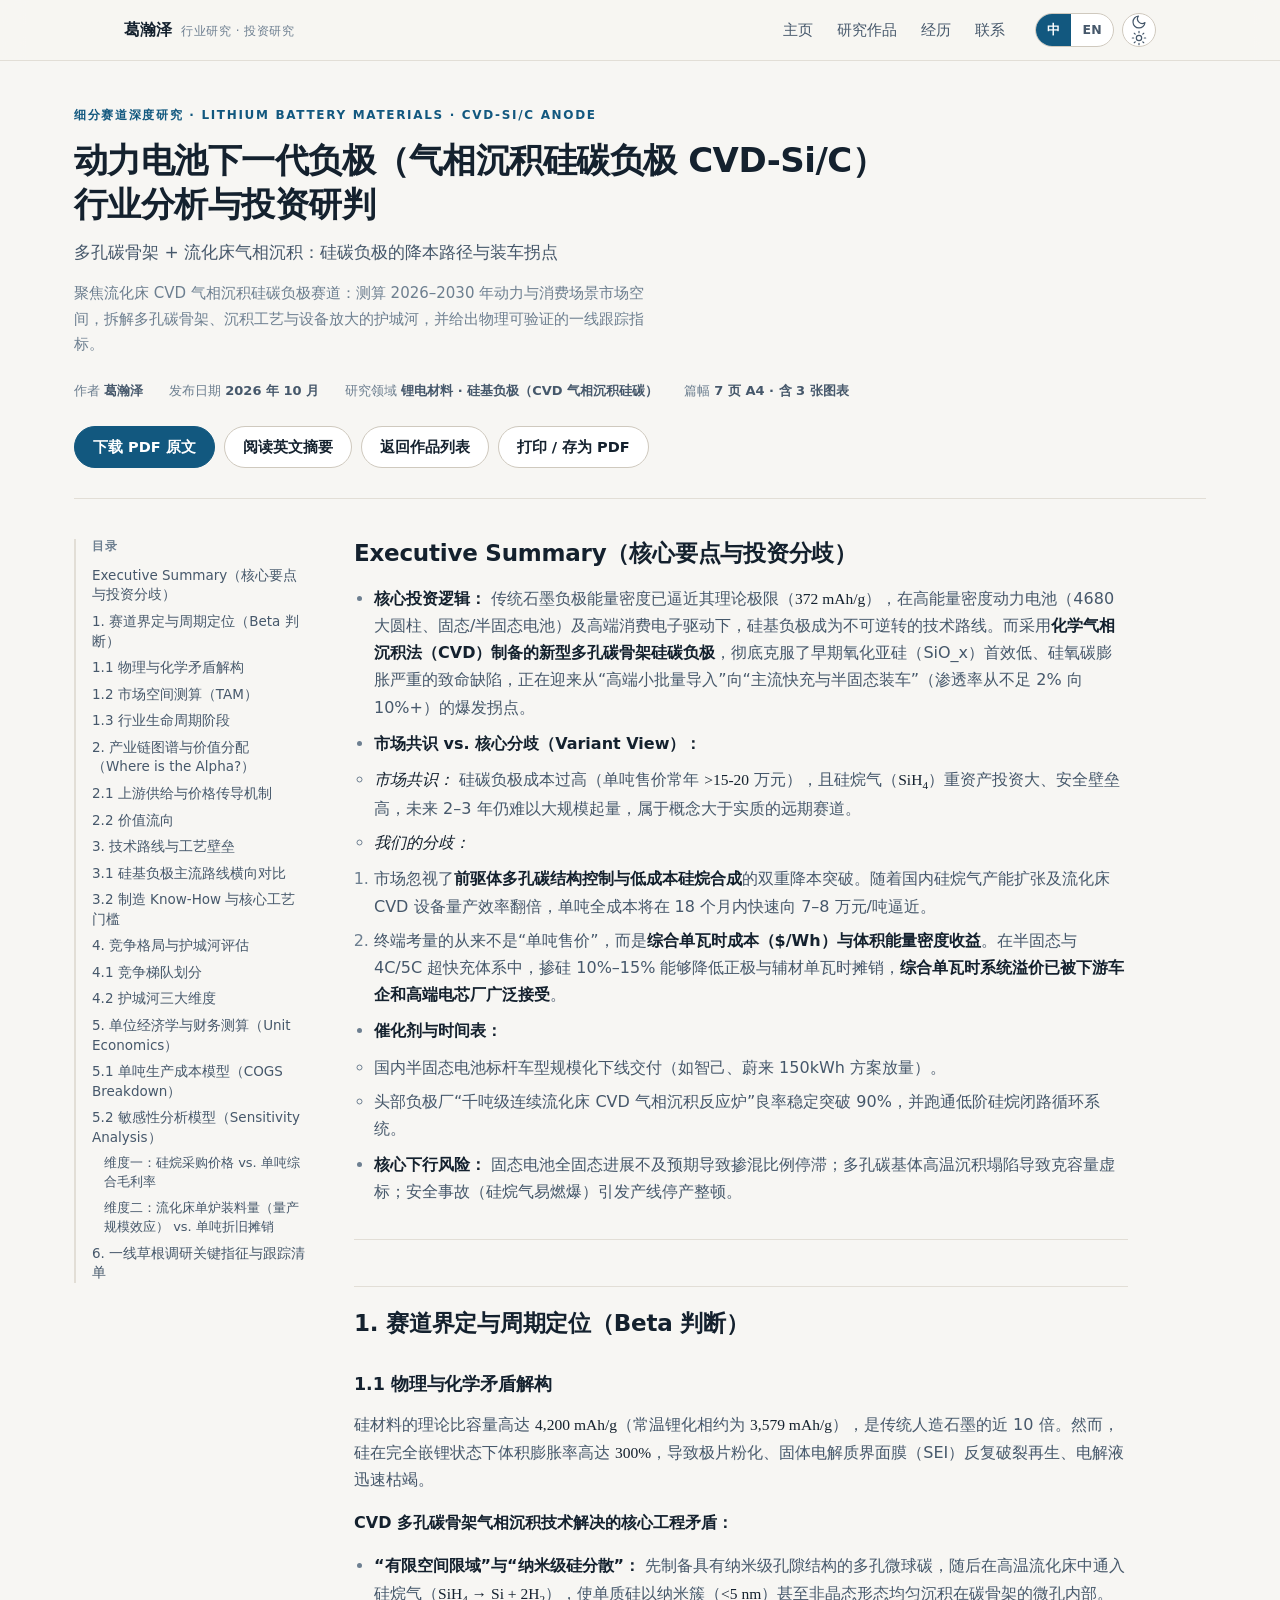
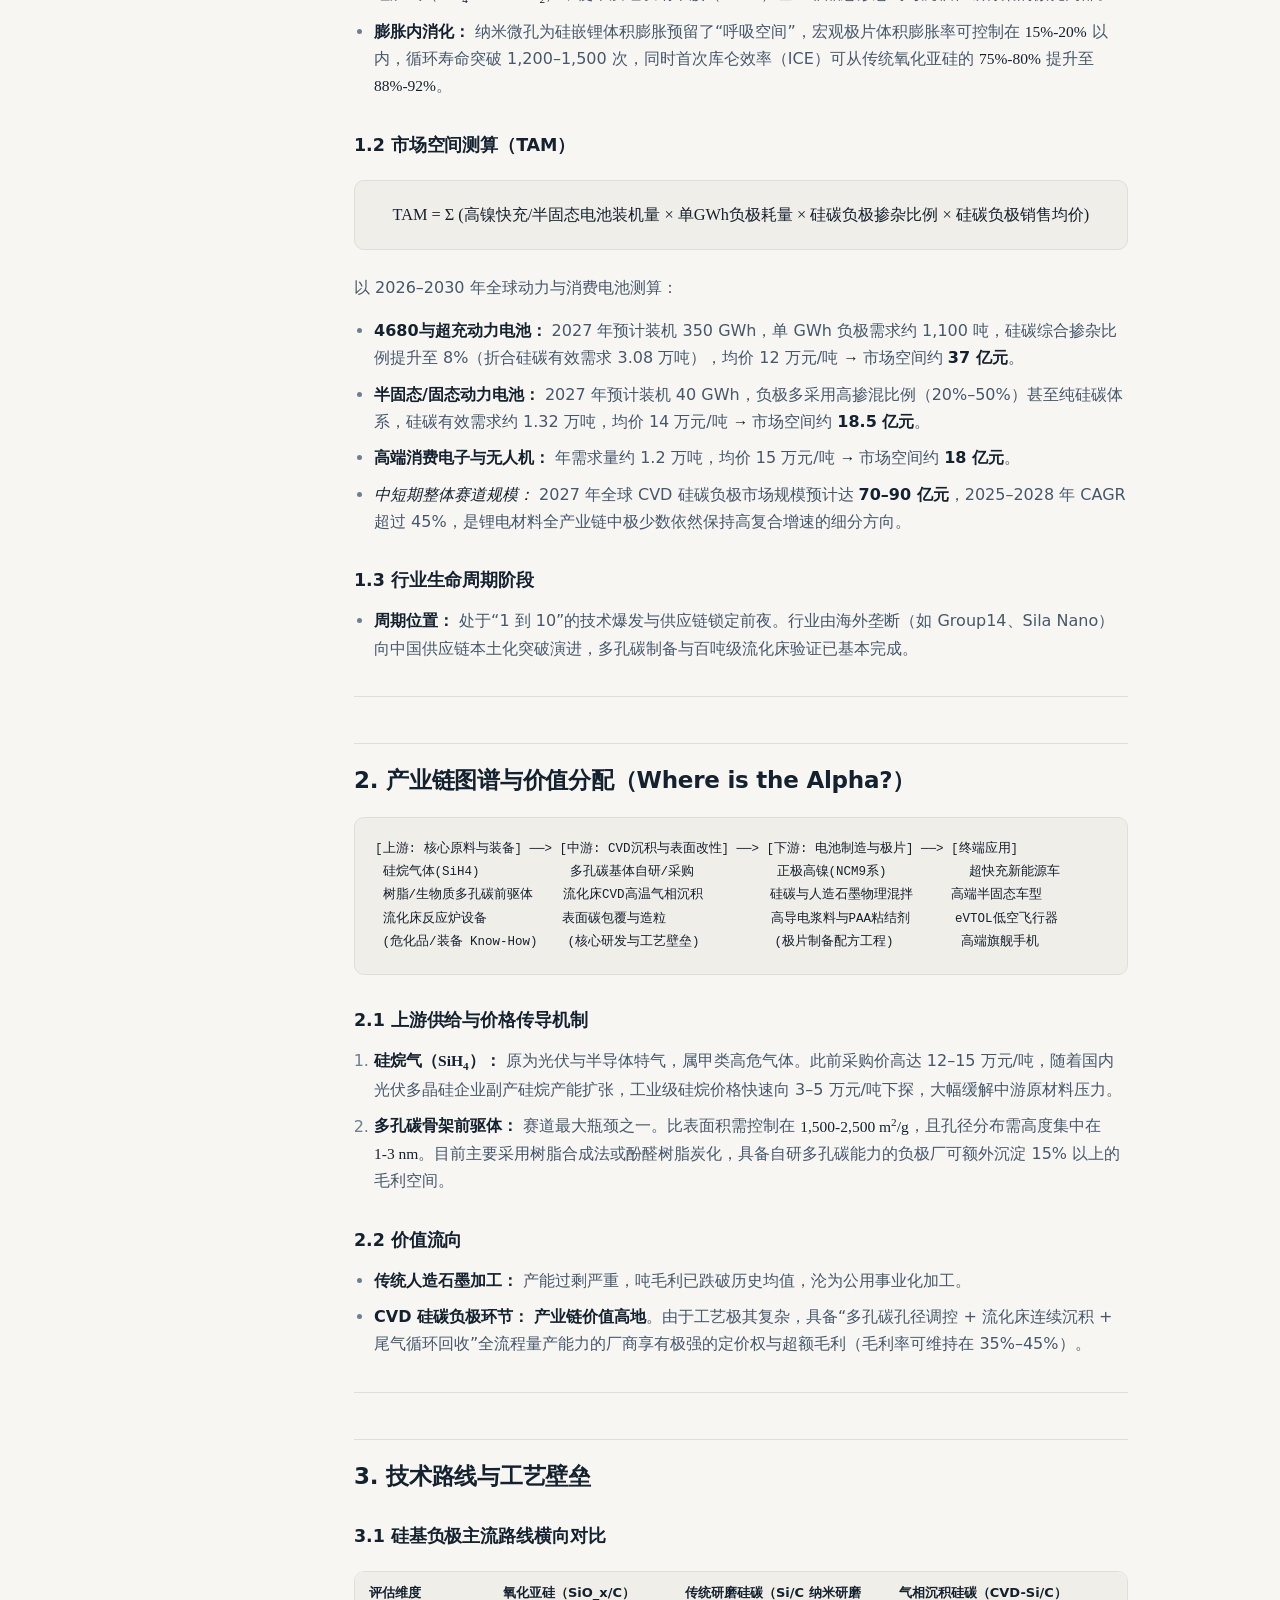
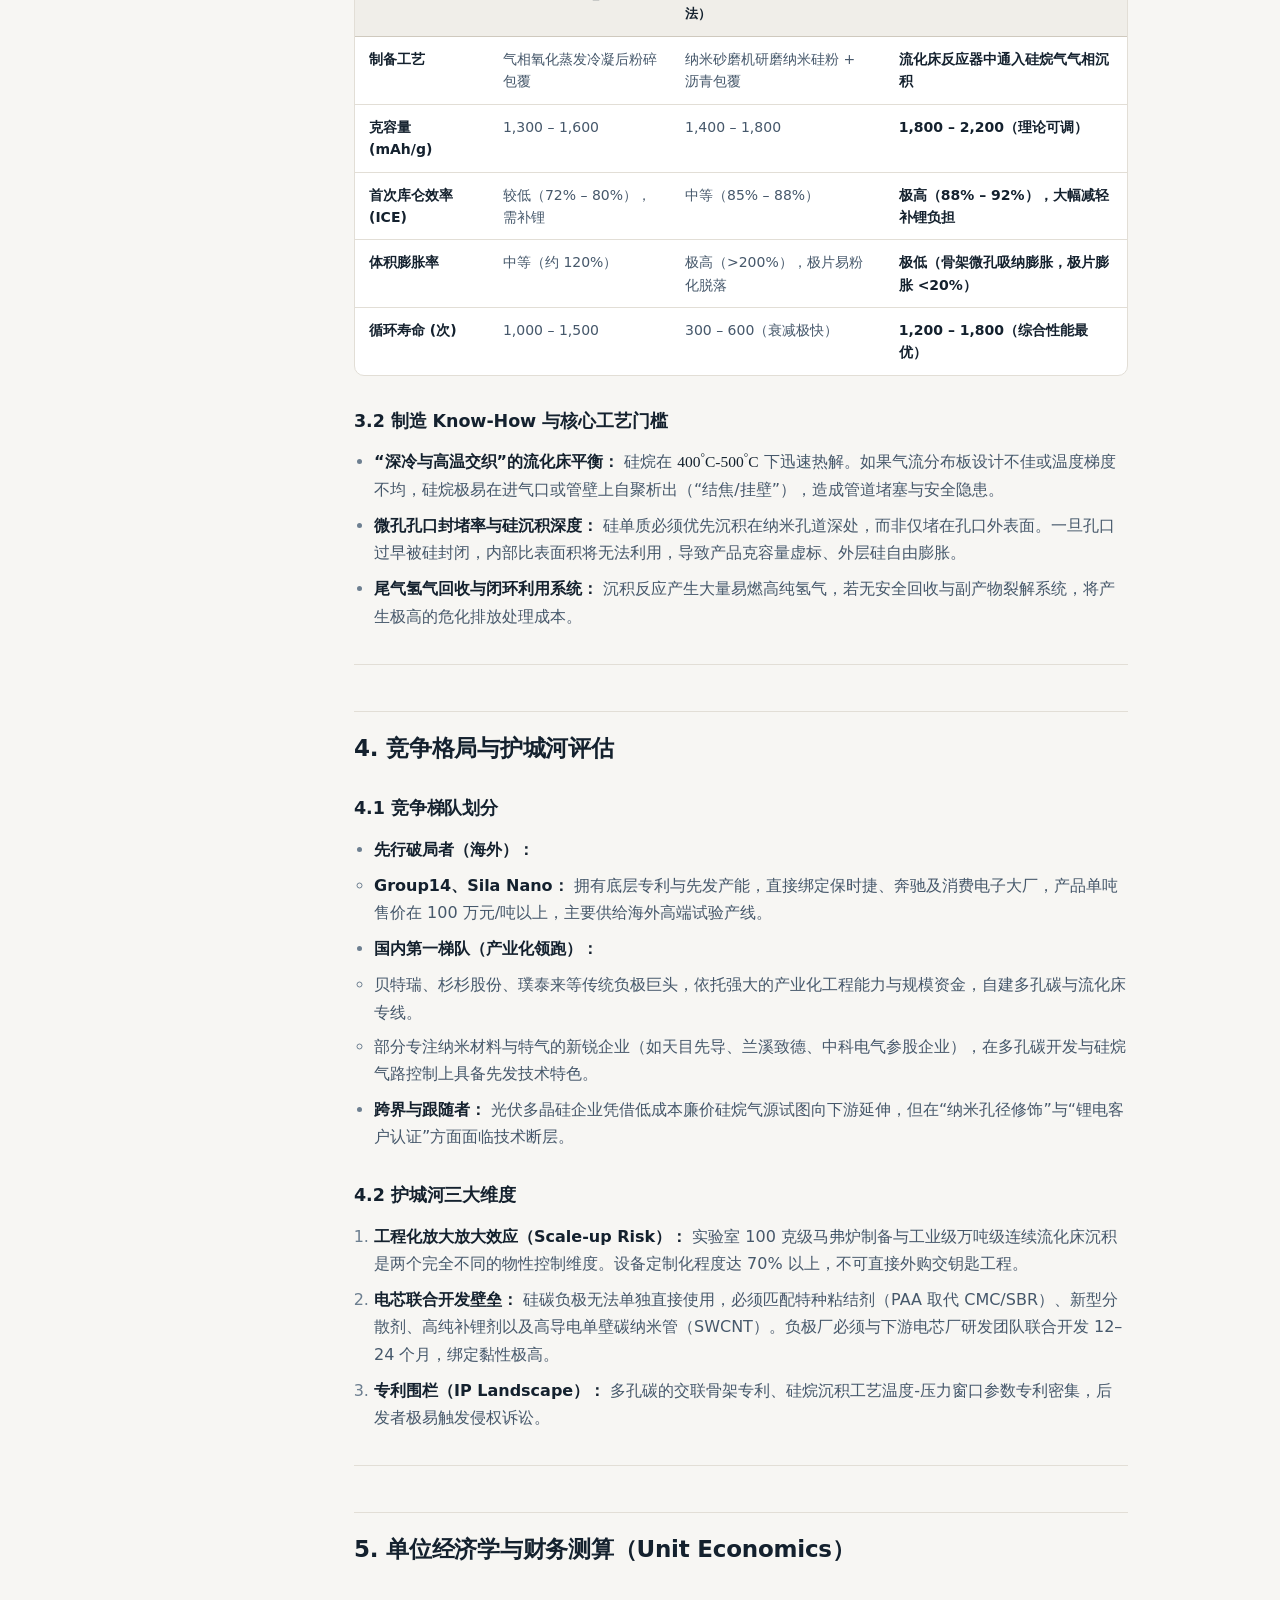
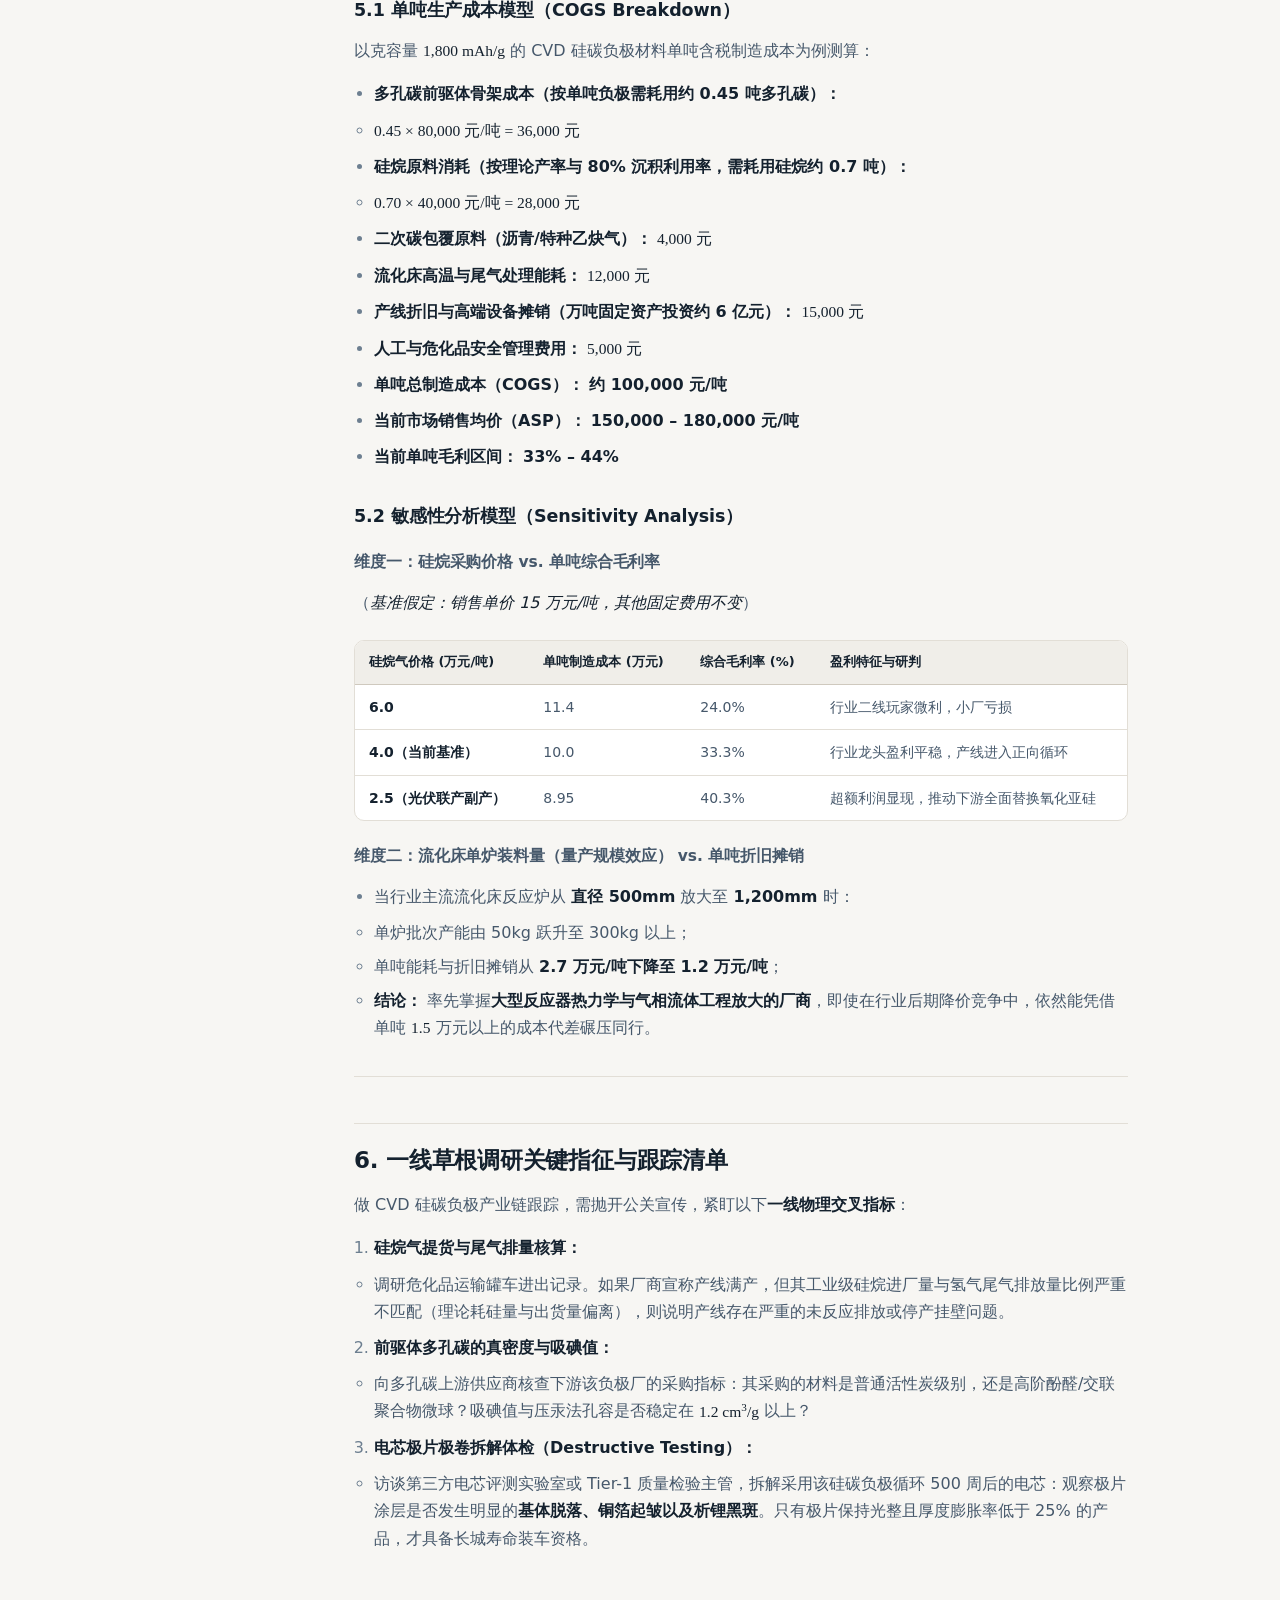
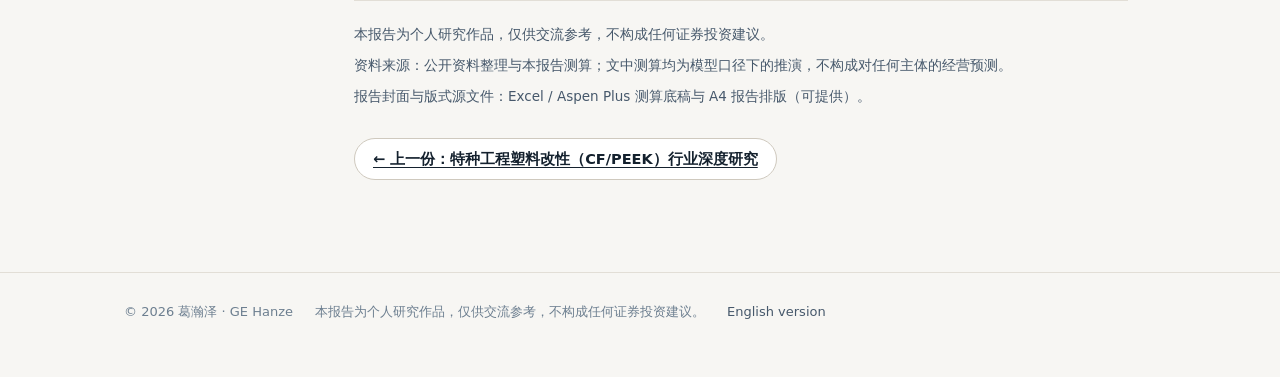
<file: reports/cvd-sic.html>
<!DOCTYPE html>
<html lang="zh-CN">
<head>
<meta charset="utf-8">
<meta name="viewport" content="width=device-width, initial-scale=1">
<title>动力电池下一代负极（CVD 硅碳）行业深度研究 | 葛瀚泽</title>
<meta name="description" content="聚焦流化床 CVD 气相沉积硅碳负极赛道：测算 2026–2030 年动力与消费场景市场空间，拆解多孔碳骨架、沉积工艺与设备放大的护城河，并给出物理可验证的一线跟踪指标。">
<meta name="author" content="葛瀚泽">
<meta name="color-scheme" content="light dark">
<link rel="icon" href="../assets/img/favicon.svg" type="image/svg+xml">
<link rel="stylesheet" href="../assets/css/style.css">
<script>try{var t=localStorage.getItem('theme');if(t)document.documentElement.setAttribute('data-theme',t);}catch(e){}</script>
</head>
<body>
<a class="skip-link" href="#main">跳到主要内容</a>
<header class="topbar">
  <div class="wrap topbar__inner">
    <a class="brand" href="../index.html">
      <span class="brand__name">葛瀚泽</span>
      <span class="brand__role">行业研究 · 投资研究</span>
    </a>
    <nav class="nav" id="site-nav" aria-label="页面导航"><a href="../index.html">主页</a><a href="../index.html#research">研究作品</a><a href="../index.html#experience">经历</a><a href="../index.html#contact">联系</a></nav>
    <div class="tools">
      <div class="lang" role="group" aria-label="Language"><span aria-current="true">中</span><a href="../en/reports/cvd-sic.html" lang="en" hreflang="en">EN</a></div>
      <button class="icon-btn" type="button" data-theme-toggle aria-pressed="false" aria-label="切换主题">
        <svg data-icon="moon" viewBox="0 0 24 24" fill="none" stroke="currentColor" stroke-width="1.8" stroke-linecap="round" stroke-linejoin="round" aria-hidden="true"><path d="M21 12.8A9 9 0 1 1 11.2 3a7 7 0 0 0 9.8 9.8Z"/></svg>
        <svg data-icon="sun" viewBox="0 0 24 24" fill="none" stroke="currentColor" stroke-width="1.8" stroke-linecap="round" stroke-linejoin="round" aria-hidden="true" hidden><circle cx="12" cy="12" r="4"/><path d="M12 2v2M12 20v2M4.9 4.9l1.4 1.4M17.7 17.7l1.4 1.4M2 12h2M20 12h2M4.9 19.1l1.4-1.4M17.7 6.3l1.4-1.4"/></svg>
      </button>
      <button class="icon-btn nav-toggle" type="button" data-nav-toggle aria-expanded="false" aria-controls="site-nav" aria-label="打开导航菜单">
        <svg viewBox="0 0 24 24" fill="none" stroke="currentColor" stroke-width="1.9" stroke-linecap="round" aria-hidden="true"><path d="M4 7h16M4 12h16M4 17h16"/></svg>
      </button>
    </div>
  </div>
</header>
<main id="main">
<div class="wrap">
  <div class="doc-head">
    <p class="eyebrow">细分赛道深度研究 · LITHIUM BATTERY MATERIALS · CVD-Si/C ANODE</p>
    <h1>动力电池下一代负极（气相沉积硅碳负极 CVD-Si/C）<br>行业分析与投资研判</h1>
    <p class="doc-sub">多孔碳骨架 + 流化床气相沉积：硅碳负极的降本路径与装车拐点</p>
    <p class="doc-sub" style="margin-top:14px;font-size:15px;color:var(--ink-3)">聚焦流化床 CVD 气相沉积硅碳负极赛道：测算 2026–2030 年动力与消费场景市场空间，拆解多孔碳骨架、沉积工艺与设备放大的护城河，并给出物理可验证的一线跟踪指标。</p>
    <div class="doc-meta"><span>作者 <b>葛瀚泽</b></span><span>发布日期 <b>2026 年 10 月</b></span><span>研究领域 <b>锂电材料 · 硅基负极（CVD 气相沉积硅碳）</b></span><span>篇幅 <b>7 页 A4 · 含 3 张图表</b></span></div>
    <div class="doc-actions"><a class="btn btn--primary" href="../assets/files/report_cvd-sic.pdf" download>下载 PDF 原文</a><a class="btn" href="../en/reports/cvd-sic.html" lang="en" hreflang="en">阅读英文摘要</a><a class="btn" href="../index.html#research">返回作品列表</a><button class="btn" type="button" data-print>打印 / 存为 PDF</button></div>
  </div>
  <div class="doc-layout">
    <aside class="doc-toc" data-toc>
      <h2>目录</h2>
      <ol><li class=""><a href="#s-1">Executive Summary（核心要点与投资分歧）</a></li><li class=""><a href="#s-2">1. 赛道界定与周期定位（Beta 判断）</a></li><li class="lvl2"><a href="#s-3">1.1 物理与化学矛盾解构</a></li><li class="lvl2"><a href="#s-4">1.2 市场空间测算（TAM）</a></li><li class="lvl2"><a href="#s-5">1.3 行业生命周期阶段</a></li><li class=""><a href="#s-6">2. 产业链图谱与价值分配（Where is the Alpha?）</a></li><li class="lvl2"><a href="#s-7">2.1 上游供给与价格传导机制</a></li><li class="lvl2"><a href="#s-8">2.2 价值流向</a></li><li class=""><a href="#s-9">3. 技术路线与工艺壁垒</a></li><li class="lvl2"><a href="#s-10">3.1 硅基负极主流路线横向对比</a></li><li class="lvl2"><a href="#s-11">3.2 制造 Know-How 与核心工艺门槛</a></li><li class=""><a href="#s-12">4. 竞争格局与护城河评估</a></li><li class="lvl2"><a href="#s-13">4.1 竞争梯队划分</a></li><li class="lvl2"><a href="#s-14">4.2 护城河三大维度</a></li><li class=""><a href="#s-15">5. 单位经济学与财务测算（Unit Economics）</a></li><li class="lvl2"><a href="#s-16">5.1 单吨生产成本模型（COGS Breakdown）</a></li><li class="lvl2"><a href="#s-17">5.2 敏感性分析模型（Sensitivity Analysis）</a></li><li class="lvl3"><a href="#s-18">维度一：硅烷采购价格 vs. 单吨综合毛利率</a></li><li class="lvl3"><a href="#s-19">维度二：流化床单炉装料量（量产规模效应） vs. 单吨折旧摊销</a></li><li class=""><a href="#s-20">6. 一线草根调研关键指征与跟踪清单</a></li></ol>
    </aside>
    <article class="prose"><h2 id="s-1">Executive Summary（核心要点与投资分歧）</h2>
<ul><li><strong>核心投资逻辑：</strong> 传统石墨负极能量密度已逼近其理论极限（<span class="m">372 mAh/g</span>），在高能量密度动力电池（4680 大圆柱、固态/半固态电池）及高端消费电子驱动下，硅基负极成为不可逆转的技术路线。而采用<strong>化学气相沉积法（CVD）制备的新型多孔碳骨架硅碳负极</strong>，彻底克服了早期氧化亚硅（SiO_x）首效低、硅氧碳膨胀严重的致命缺陷，正在迎来从“高端小批量导入”向“主流快充与半固态装车”（渗透率从不足 2% 向 10%+）的爆发拐点。</li><li><strong>市场共识 vs. 核心分歧（Variant View）：</strong><ul><li><em>市场共识：</em> 硅碳负极成本过高（单吨售价常年 <span class="m">>15-20</span> 万元），且硅烷气（<span class="m">SiH<sub>4</sub></span>）重资产投资大、安全壁垒高，未来 2–3 年仍难以大规模起量，属于概念大于实质的远期赛道。</li><li><em>我们的分歧：</em><ol><li>市场忽视了<strong>前驱体多孔碳结构控制与低成本硅烷合成</strong>的双重降本突破。随着国内硅烷气产能扩张及流化床 CVD 设备量产效率翻倍，单吨全成本将在 18 个月内快速向 7–8 万元/吨逼近。</li><li>终端考量的从来不是“单吨售价”，而是<strong>综合单瓦时成本（$/Wh）与体积能量密度收益</strong>。在半固态与 4C/5C 超快充体系中，掺硅 10%–15% 能够降低正极与辅材单瓦时摊销，<strong>综合单瓦时系统溢价已被下游车企和高端电芯厂广泛接受</strong>。</li></ol></li></ul></li><li><strong>催化剂与时间表：</strong><ul><li>国内半固态电池标杆车型规模化下线交付（如智己、蔚来 150kWh 方案放量）。</li><li>头部负极厂“千吨级连续流化床 CVD 气相沉积反应炉”良率稳定突破 90%，并跑通低阶硅烷闭路循环系统。</li></ul></li><li><strong>核心下行风险：</strong> 固态电池全固态进展不及预期导致掺混比例停滞；多孔碳基体高温沉积塌陷导致克容量虚标；安全事故（硅烷气易燃爆）引发产线停产整顿。</li></ul>
<hr>
<h2 id="s-2">1. 赛道界定与周期定位（Beta 判断）</h2>
<h3 id="s-3">1.1 物理与化学矛盾解构</h3>
<p>硅材料的理论比容量高达 <span class="m">4,200 mAh/g</span>（常温锂化相约为 <span class="m">3,579 mAh/g</span>），是传统人造石墨的近 10 倍。然而，硅在完全嵌锂状态下体积膨胀率高达 <span class="m">300%</span>，导致极片粉化、固体电解质界面膜（SEI）反复破裂再生、电解液迅速枯竭。</p>
<p><strong>CVD 多孔碳骨架气相沉积技术解决的核心工程矛盾：</strong></p>
<ul><li><strong>“有限空间限域”与“纳米级硅分散”：</strong> 先制备具有纳米级孔隙结构的多孔微球碳，随后在高温流化床中通入硅烷气（<span class="m">SiH<sub>4</sub> → Si + 2H<sub>2</sub></span>），使单质硅以纳米簇（<span class="m"><5 nm</span>）甚至非晶态形态均匀沉积在碳骨架的微孔内部。</li><li><strong>膨胀内消化：</strong> 纳米微孔为硅嵌锂体积膨胀预留了“呼吸空间”，宏观极片体积膨胀率可控制在 <span class="m">15%-20%</span> 以内，循环寿命突破 1,200–1,500 次，同时首次库仑效率（ICE）可从传统氧化亚硅的 <span class="m">75%-80%</span> 提升至 <span class="m">88%-92%</span>。</li></ul>
<h3 id="s-4">1.2 市场空间测算（TAM）</h3>
<div class="m-block"><span class="m">TAM = Σ (高镍快充/半固态电池装机量 × 单GWh负极耗量 × 硅碳负极掺杂比例 × 硅碳负极销售均价)</span></div>
<p>以 2026–2030 年全球动力与消费电池测算：</p>
<ul><li><strong>4680与超充动力电池：</strong> 2027 年预计装机 350 GWh，单 GWh 负极需求约 1,100 吨，硅碳综合掺杂比例提升至 8%（折合硅碳有效需求 3.08 万吨），均价 12 万元/吨 <span class="m"> → </span> 市场空间约 <strong>37 亿元</strong>。</li><li><strong>半固态/固态动力电池：</strong> 2027 年预计装机 40 GWh，负极多采用高掺混比例（20%–50%）甚至纯硅碳体系，硅碳有效需求约 1.32 万吨，均价 14 万元/吨 <span class="m"> → </span> 市场空间约 <strong>18.5 亿元</strong>。</li><li><strong>高端消费电子与无人机：</strong> 年需求量约 1.2 万吨，均价 15 万元/吨 <span class="m"> → </span> 市场空间约 <strong>18 亿元</strong>。</li><li><em>中短期整体赛道规模：</em> 2027 年全球 CVD 硅碳负极市场规模预计达 <strong>70–90 亿元</strong>，2025–2028 年 CAGR 超过 45%，是锂电材料全产业链中极少数依然保持高复合增速的细分方向。</li></ul>
<h3 id="s-5">1.3 行业生命周期阶段</h3>
<ul><li><strong>周期位置：</strong> 处于“1 到 10”的技术爆发与供应链锁定前夜。行业由海外垄断（如 Group14、Sila Nano）向中国供应链本土化突破演进，多孔碳制备与百吨级流化床验证已基本完成。</li></ul>
<hr>
<h2 id="s-6">2. 产业链图谱与价值分配（Where is the Alpha?）</h2>
<pre><code>[上游: 核心原料与装备] ──&gt; [中游: CVD沉积与表面改性] ──&gt; [下游: 电池制造与极片] ──&gt; [终端应用]
 硅烷气体(SiH4)            多孔碳基体自研/采购           正极高镍(NCM9系)           超快充新能源车
 树脂/生物质多孔碳前驱体    流化床CVD高温气相沉积         硅碳与人造石墨物理混拌     高端半固态车型
 流化床反应炉设备          表面碳包覆与造粒              高导电浆料与PAA粘结剂      eVTOL低空飞行器
 (危化品/装备 Know-How)    (核心研发与工艺壁垒)          (极片制备配方工程)         高端旗舰手机</code></pre>
<h3 id="s-7">2.1 上游供给与价格传导机制</h3>
<ol><li><strong>硅烷气（<span class="m">SiH<sub>4</sub></span>）：</strong> 原为光伏与半导体特气，属甲类高危气体。此前采购价高达 12–15 万元/吨，随着国内光伏多晶硅企业副产硅烷产能扩张，工业级硅烷价格快速向 3–5 万元/吨下探，大幅缓解中游原材料压力。</li><li><strong>多孔碳骨架前驱体：</strong> 赛道最大瓶颈之一。比表面积需控制在 <span class="m">1,500-2,500 m<sup>2</sup>/g</span>，且孔径分布需高度集中在 <span class="m">1-3 nm</span>。目前主要采用树脂合成法或酚醛树脂炭化，具备自研多孔碳能力的负极厂可额外沉淀 15% 以上的毛利空间。</li></ol>
<h3 id="s-8">2.2 价值流向</h3>
<ul><li><strong>传统人造石墨加工：</strong> 产能过剩严重，吨毛利已跌破历史均值，沦为公用事业化加工。</li><li><strong>CVD 硅碳负极环节：</strong> <strong>产业链价值高地</strong>。由于工艺极其复杂，具备“多孔碳孔径调控 + 流化床连续沉积 + 尾气循环回收”全流程量产能力的厂商享有极强的定价权与超额毛利（毛利率可维持在 35%–45%）。</li></ul>
<hr>
<h2 id="s-9">3. 技术路线与工艺壁垒</h2>
<h3 id="s-10">3.1 硅基负极主流路线横向对比</h3>
<div class="table-wrap"><table><thead><tr><th>评估维度</th><th>氧化亚硅（SiO_x/C）</th><th>传统研磨硅碳（Si/C 纳米研磨法）</th><th><strong>气相沉积硅碳（CVD-Si/C）</strong></th></tr></thead><tbody><tr><td><strong>制备工艺</strong></td><td>气相氧化蒸发冷凝后粉碎包覆</td><td>纳米砂磨机研磨纳米硅粉 + 沥青包覆</td><td><strong>流化床反应器中通入硅烷气气相沉积</strong></td></tr><tr><td><strong>克容量 (mAh/g)</strong></td><td>1,300 – 1,600</td><td>1,400 – 1,800</td><td><strong>1,800 – 2,200（理论可调）</strong></td></tr><tr><td><strong>首次库仑效率 (ICE)</strong></td><td>较低（72% – 80%），需补锂</td><td>中等（85% – 88%）</td><td><strong>极高（88% – 92%），大幅减轻补锂负担</strong></td></tr><tr><td><strong>体积膨胀率</strong></td><td>中等（约 120%）</td><td>极高（&gt;200%），极片易粉化脱落</td><td><strong>极低（骨架微孔吸纳膨胀，极片膨胀 &lt;20%）</strong></td></tr><tr><td><strong>循环寿命 (次)</strong></td><td>1,000 – 1,500</td><td>300 – 600（衰减极快）</td><td><strong>1,200 – 1,800（综合性能最优）</strong></td></tr></tbody></table></div>
<h3 id="s-11">3.2 制造 Know-How 与核心工艺门槛</h3>
<ul><li><strong>“深冷与高温交织”的流化床平衡：</strong> 硅烷在 <span class="m">400<sup>°</sup>C-500<sup>°</sup>C</span> 下迅速热解。如果气流分布板设计不佳或温度梯度不均，硅烷极易在进气口或管壁上自聚析出（“结焦/挂壁”），造成管道堵塞与安全隐患。</li><li><strong>微孔孔口封堵率与硅沉积深度：</strong> 硅单质必须优先沉积在纳米孔道深处，而非仅堵在孔口外表面。一旦孔口过早被硅封闭，内部比表面积将无法利用，导致产品克容量虚标、外层硅自由膨胀。</li><li><strong>尾气氢气回收与闭环利用系统：</strong> 沉积反应产生大量易燃高纯氢气，若无安全回收与副产物裂解系统，将产生极高的危化排放处理成本。</li></ul>
<hr>
<h2 id="s-12">4. 竞争格局与护城河评估</h2>
<h3 id="s-13">4.1 竞争梯队划分</h3>
<ul><li><strong>先行破局者（海外）：</strong><ul><li><strong>Group14、Sila Nano：</strong> 拥有底层专利与先发产能，直接绑定保时捷、奔驰及消费电子大厂，产品单吨售价在 100 万元/吨以上，主要供给海外高端试验产线。</li></ul></li><li><strong>国内第一梯队（产业化领跑）：</strong><ul><li>贝特瑞、杉杉股份、璞泰来等传统负极巨头，依托强大的产业化工程能力与规模资金，自建多孔碳与流化床专线。</li><li>部分专注纳米材料与特气的新锐企业（如天目先导、兰溪致德、中科电气参股企业），在多孔碳开发与硅烷气路控制上具备先发技术特色。</li></ul></li><li><strong>跨界与跟随者：</strong> 光伏多晶硅企业凭借低成本廉价硅烷气源试图向下游延伸，但在“纳米孔径修饰”与“锂电客户认证”方面面临技术断层。</li></ul>
<h3 id="s-14">4.2 护城河三大维度</h3>
<ol><li><strong>工程化放大放大效应（Scale-up Risk）：</strong> 实验室 100 克级马弗炉制备与工业级万吨级连续流化床沉积是两个完全不同的物性控制维度。设备定制化程度达 70% 以上，不可直接外购交钥匙工程。</li><li><strong>电芯联合开发壁垒：</strong> 硅碳负极无法单独直接使用，必须匹配特种粘结剂（PAA 取代 CMC/SBR）、新型分散剂、高纯补锂剂以及高导电单壁碳纳米管（SWCNT）。负极厂必须与下游电芯厂研发团队联合开发 12–24 个月，绑定黏性极高。</li><li><strong>专利围栏（IP Landscape）：</strong> 多孔碳的交联骨架专利、硅烷沉积工艺温度-压力窗口参数专利密集，后发者极易触发侵权诉讼。</li></ol>
<hr>
<h2 id="s-15">5. 单位经济学与财务测算（Unit Economics）</h2>
<h3 id="s-16">5.1 单吨生产成本模型（COGS Breakdown）</h3>
<p>以克容量 <span class="m">1,800 mAh/g</span> 的 CVD 硅碳负极材料单吨含税制造成本为例测算：</p>
<ul><li><strong>多孔碳前驱体骨架成本（按单吨负极需耗用约 0.45 吨多孔碳）：</strong><ul><li><span class="m">0.45 × 80,000 元/吨 = 36,000 元</span></li></ul></li><li><strong>硅烷原料消耗（按理论产率与 80% 沉积利用率，需耗用硅烷约 0.7 吨）：</strong><ul><li><span class="m">0.70 × 40,000 元/吨 = 28,000 元</span></li></ul></li><li><strong>二次碳包覆原料（沥青/特种乙炔气）：</strong> <span class="m">4,000 元</span></li><li><strong>流化床高温与尾气处理能耗：</strong> <span class="m">12,000 元</span></li><li><strong>产线折旧与高端设备摊销（万吨固定资产投资约 6 亿元）：</strong> <span class="m">15,000 元</span></li><li><strong>人工与危化品安全管理费用：</strong> <span class="m">5,000 元</span></li><li><strong>单吨总制造成本（COGS）：</strong> <strong>约 100,000 元/吨</strong></li><li><strong>当前市场销售均价（ASP）：</strong> <strong>150,000 – 180,000 元/吨</strong></li><li><strong>当前单吨毛利区间：</strong> <strong>33% – 44%</strong></li></ul>
<h3 id="s-17">5.2 敏感性分析模型（Sensitivity Analysis）</h3>
<h4 id="s-18">维度一：硅烷采购价格 vs. 单吨综合毛利率</h4>
<p>（<em>基准假定：销售单价 15 万元/吨，其他固定费用不变</em>）</p>
<div class="table-wrap"><table><thead><tr><th>硅烷气价格 (万元/吨)</th><th>单吨制造成本 (万元)</th><th>综合毛利率 (%)</th><th>盈利特征与研判</th></tr></thead><tbody><tr><td><strong>6.0</strong></td><td>11.4</td><td>24.0%</td><td>行业二线玩家微利，小厂亏损</td></tr><tr><td><strong>4.0（当前基准）</strong></td><td>10.0</td><td>33.3%</td><td>行业龙头盈利平稳，产线进入正向循环</td></tr><tr><td><strong>2.5（光伏联产副产）</strong></td><td>8.95</td><td>40.3%</td><td>超额利润显现，推动下游全面替换氧化亚硅</td></tr></tbody></table></div>
<h4 id="s-19">维度二：流化床单炉装料量（量产规模效应） vs. 单吨折旧摊销</h4>
<ul><li>当行业主流流化床反应炉从 <strong>直径 500mm</strong> 放大至 <strong>1,200mm</strong> 时：<ul><li>单炉批次产能由 50kg 跃升至 300kg 以上；</li><li>单吨能耗与折旧摊销从 <strong>2.7 万元/吨下降至 1.2 万元/吨</strong>；</li><li><strong>结论：</strong> 率先掌握<strong>大型反应器热力学与气相流体工程放大的厂商</strong>，即使在行业后期降价竞争中，依然能凭借单吨 <span class="m">1.5</span> 万元以上的成本代差碾压同行。</li></ul></li></ul>
<hr>
<h2 id="s-20">6. 一线草根调研关键指征与跟踪清单</h2>
<p>做 CVD 硅碳负极产业链跟踪，需抛开公关宣传，紧盯以下<strong>一线物理交叉指标</strong>：</p>
<ol><li><strong>硅烷气提货与尾气排量核算：</strong><ul><li>调研危化品运输罐车进出记录。如果厂商宣称产线满产，但其工业级硅烷进厂量与氢气尾气排放量比例严重不匹配（理论耗硅量与出货量偏离），则说明产线存在严重的未反应排放或停产挂壁问题。</li></ul></li><li><strong>前驱体多孔碳的真密度与吸碘值：</strong><ul><li>向多孔碳上游供应商核查下游该负极厂的采购指标：其采购的材料是普通活性炭级别，还是高阶酚醛/交联聚合物微球？吸碘值与压汞法孔容是否稳定在 <span class="m">1.2 cm<sup>3</sup>/g</span> 以上？</li></ul></li><li><strong>电芯极片极卷拆解体检（Destructive Testing）：</strong><ul><li>访谈第三方电芯评测实验室或 Tier-1 质量检验主管，拆解采用该硅碳负极循环 500 周后的电芯：观察极片涂层是否发生明显的<strong>基体脱落、铜箔起皱以及析锂黑斑</strong>。只有极片保持光整且厚度膨胀率低于 25% 的产品，才具备长城寿命装车资格。</li></ul></li></ol>
      <div class="doc-foot"><p>本报告为个人研究作品，仅供交流参考，不构成任何证券投资建议。</p><p>资料来源：公开资料整理与本报告测算；文中测算均为模型口径下的推演，不构成对任何主体的经营预测。</p><p>报告封面与版式源文件：Excel / Aspen Plus 测算底稿与 A4 报告排版（可提供）。</p></div>
      <div class="doc-nav"><a class="btn" href="cf-peek.html">← 上一份：特种工程塑料改性（CF/PEEK）行业深度研究</a></div>
    </article>
  </div>
</div>
</main>
<footer class="footer"><div class="wrap footer__inner">
    <span>© <span data-year></span> 葛瀚泽 · GE Hanze</span>
    <span>本报告为个人研究作品，仅供交流参考，不构成任何证券投资建议。</span>
    <a href="../en/index.html" hreflang="en" lang="en">English version</a>
  </div></footer>
<script src="../assets/js/app.js" defer></script>
</body>
</html>
</file>
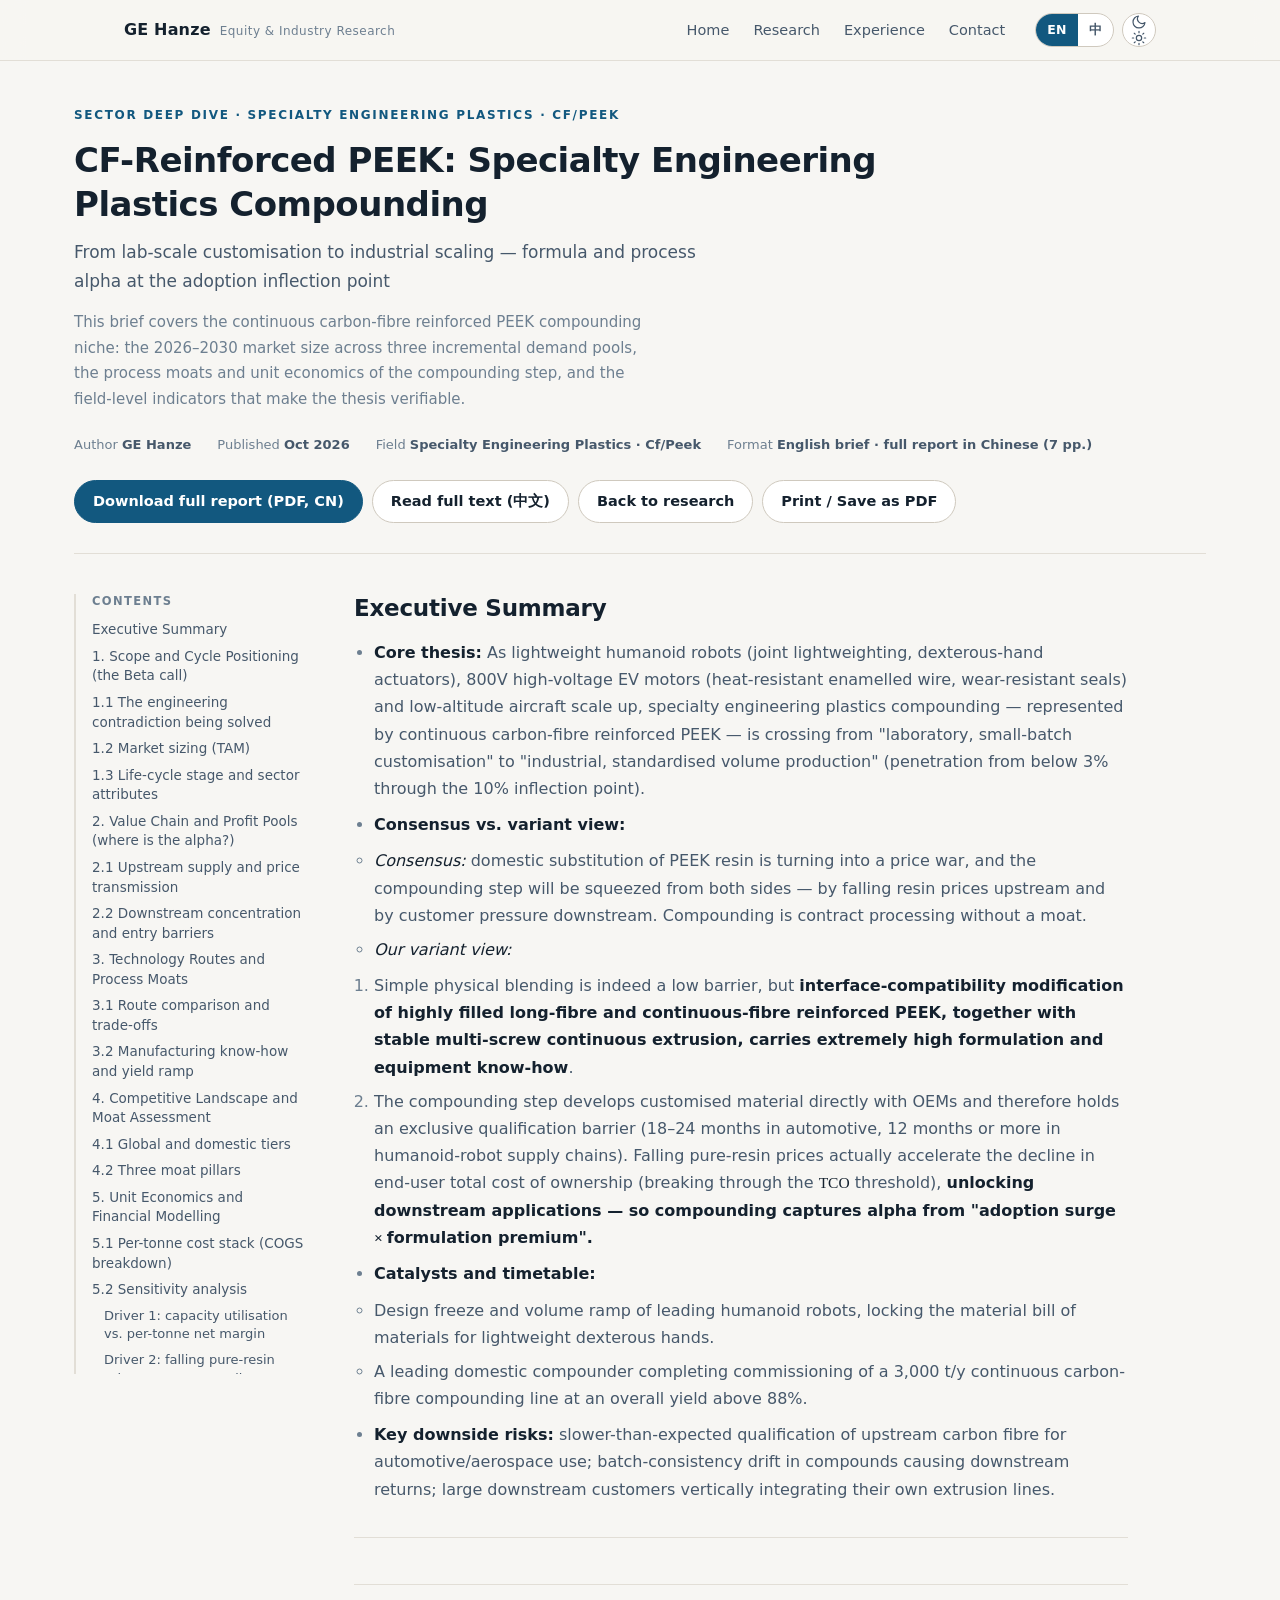
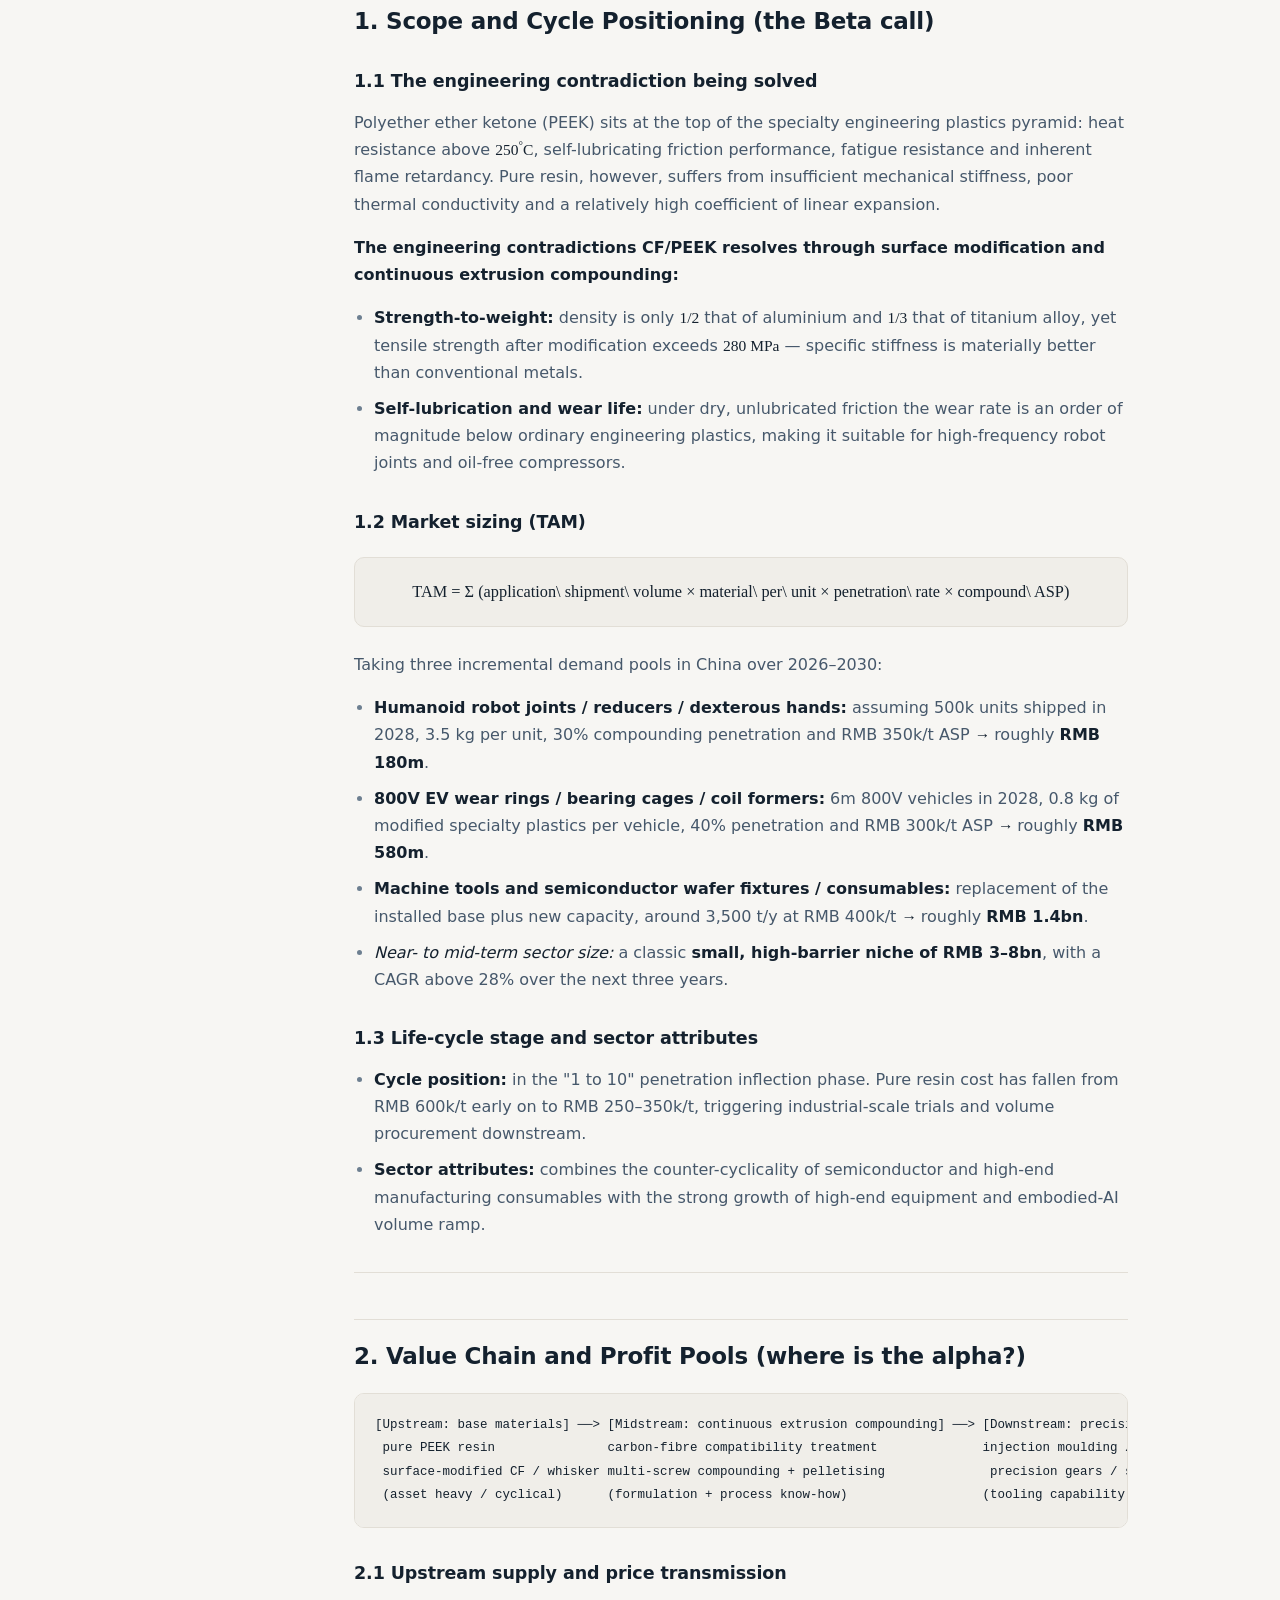
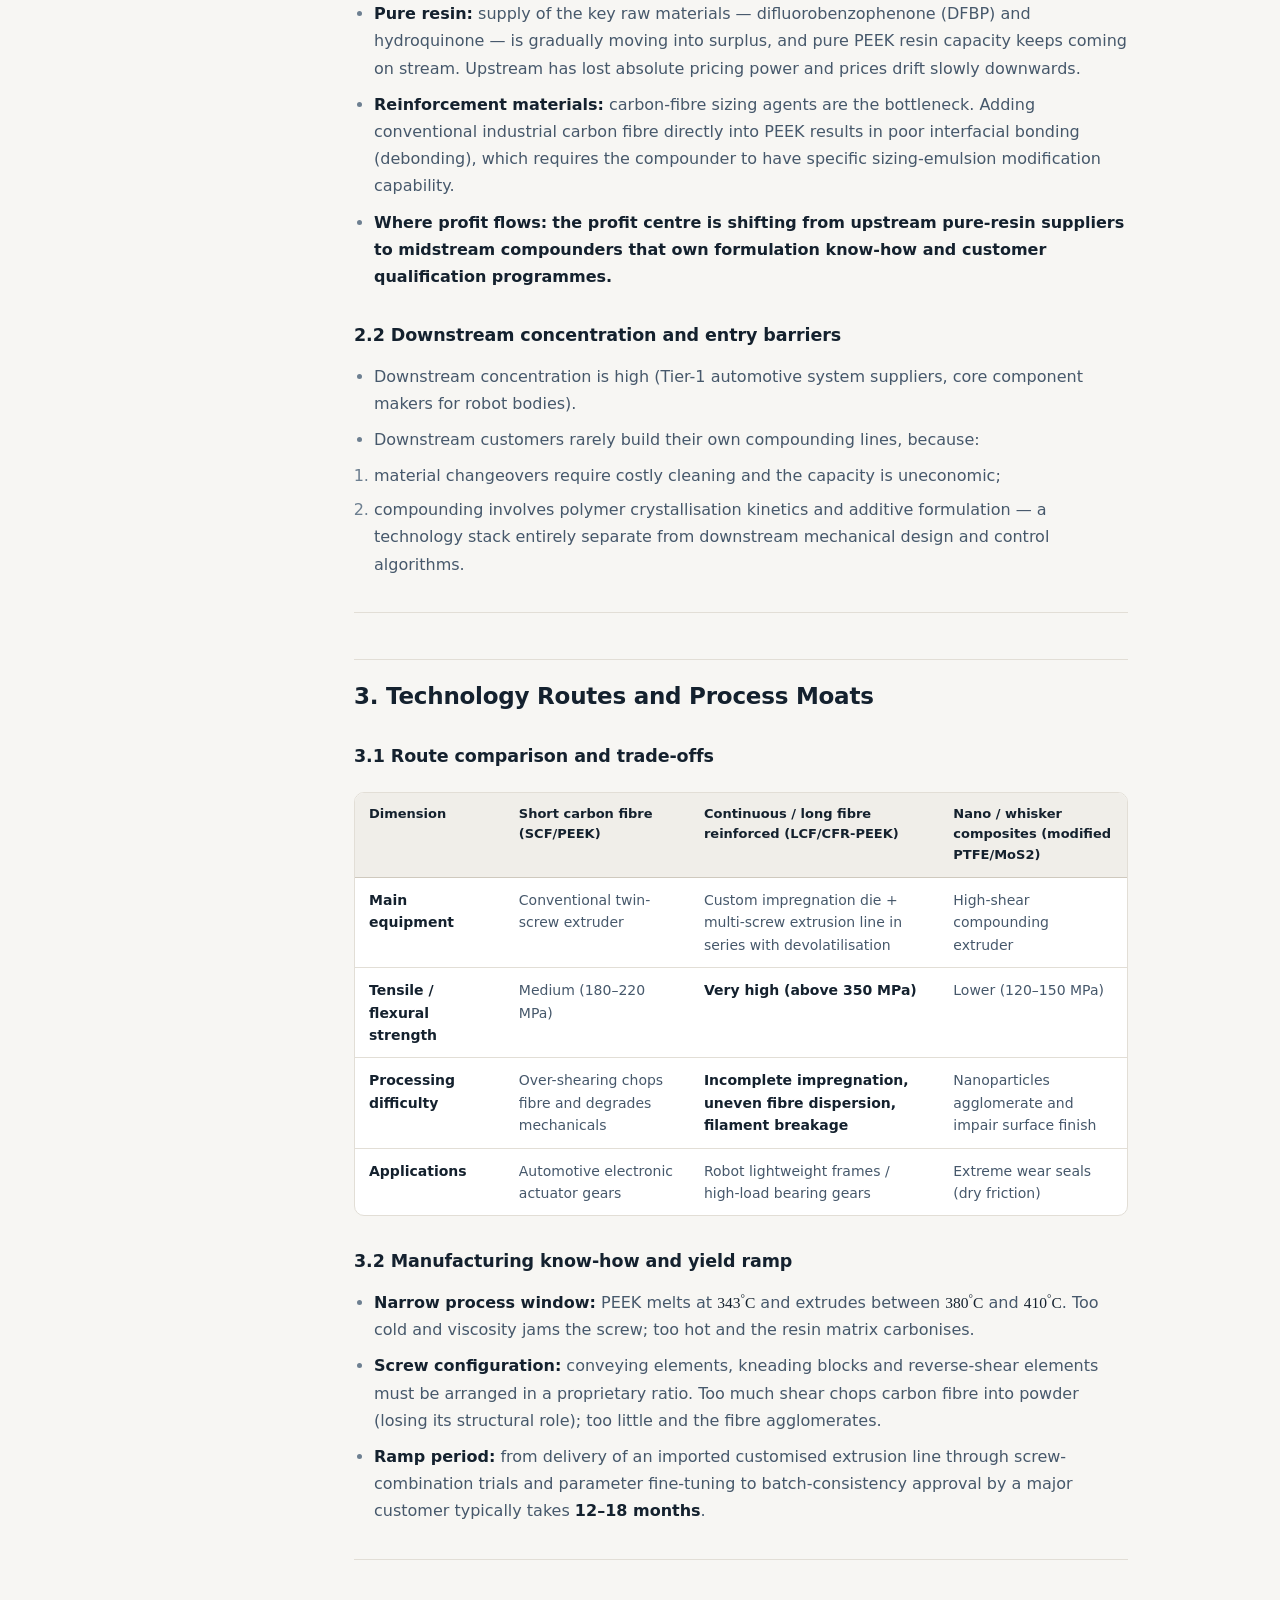
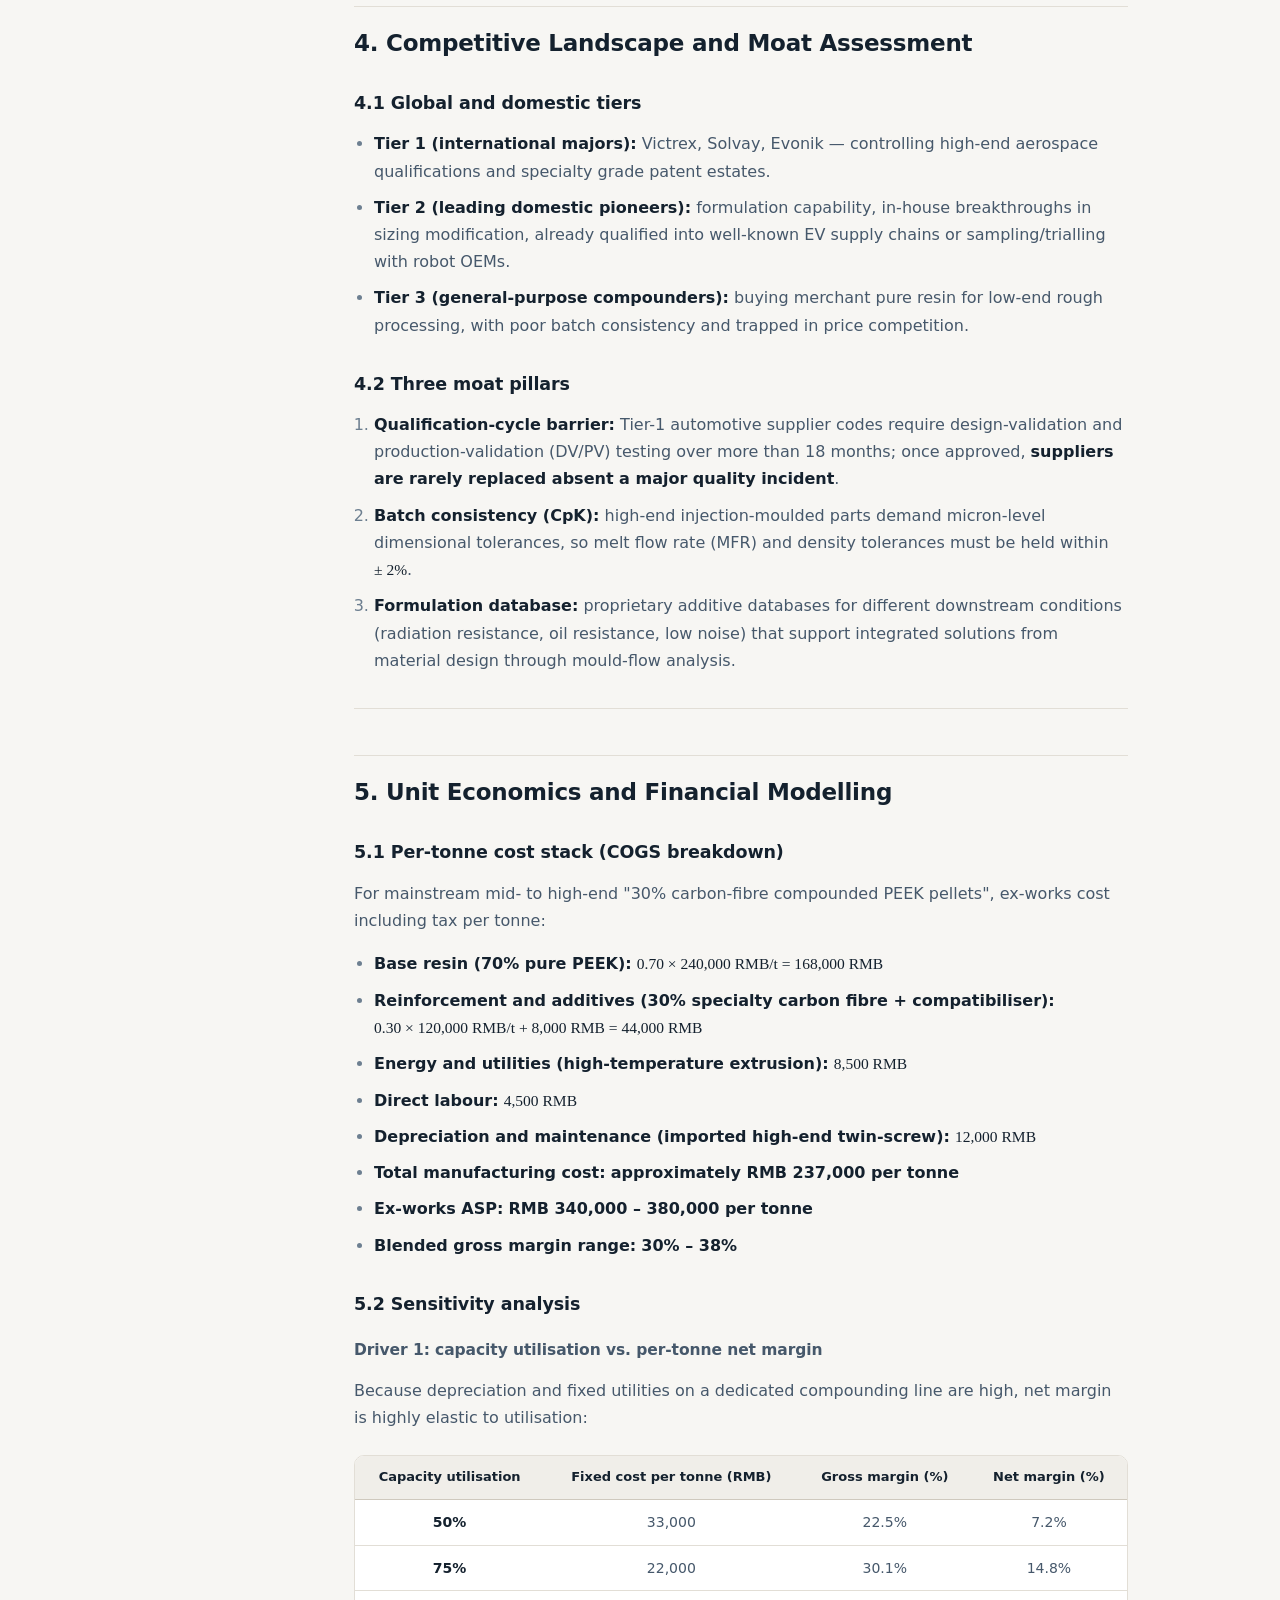
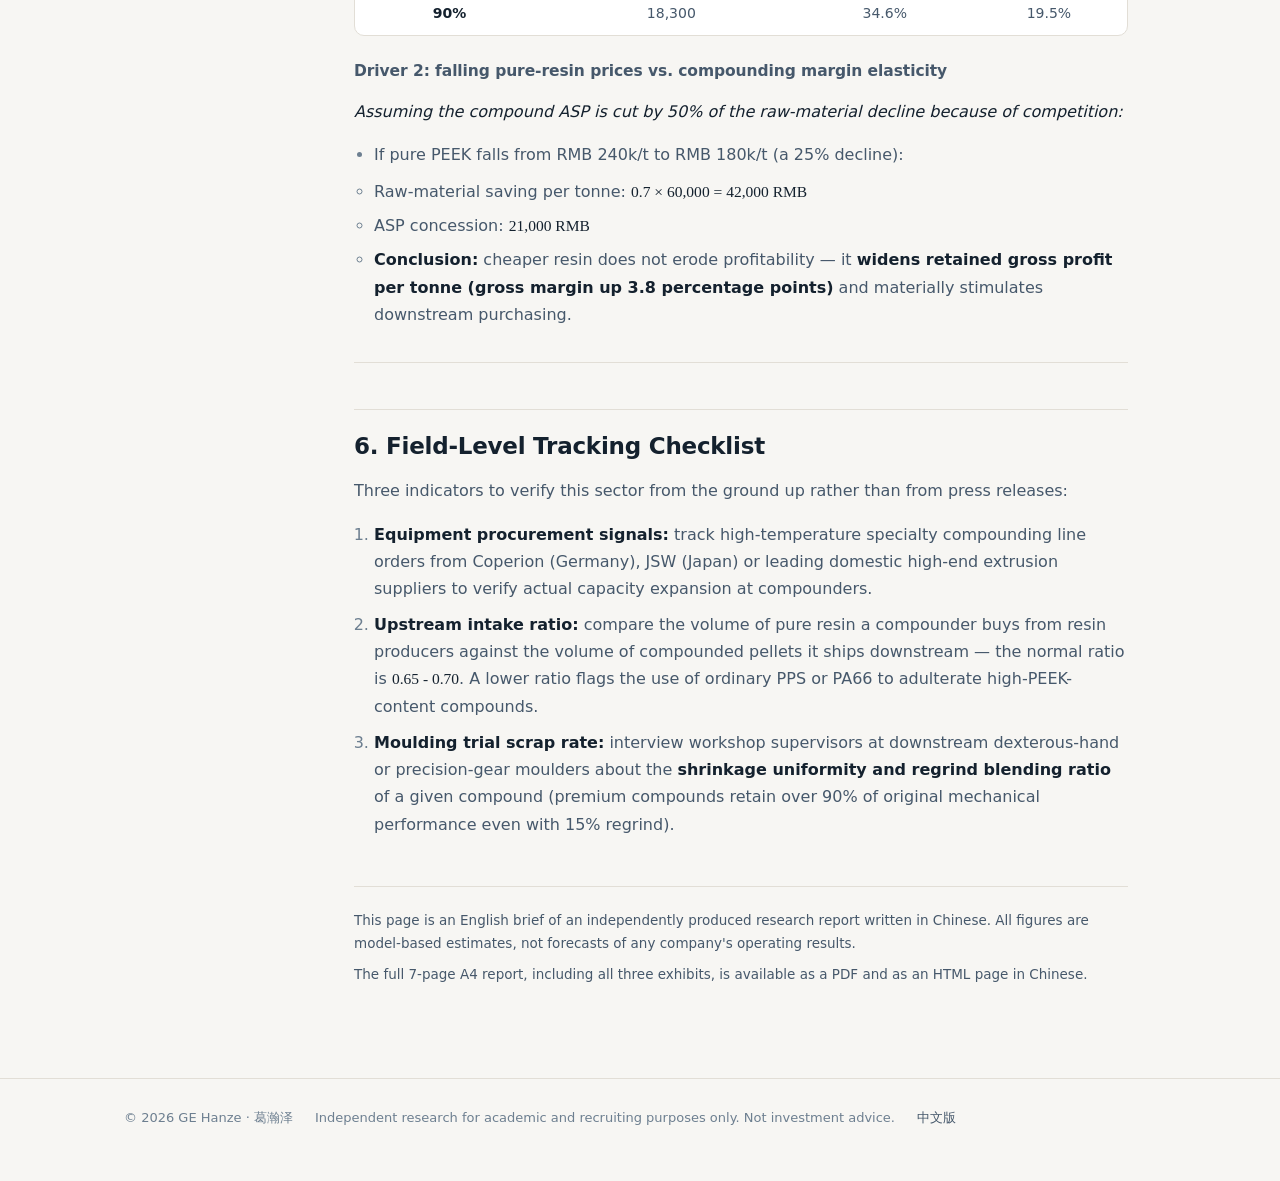
<file: en/reports/cf-peek.html>
<!DOCTYPE html>
<html lang="en">
<head>
<meta charset="utf-8">
<meta name="viewport" content="width=device-width, initial-scale=1">
<title>CF-Reinforced PEEK | GE Hanze</title>
<meta name="description" content="From lab-scale customisation to industrial scaling — formula and process alpha at the adoption inflection point">
<meta name="author" content="GE Hanze">
<meta name="color-scheme" content="light dark">
<link rel="icon" href="../../assets/img/favicon.svg" type="image/svg+xml">
<link rel="stylesheet" href="../../assets/css/style.css">
<script>try{var t=localStorage.getItem('theme');if(t)document.documentElement.setAttribute('data-theme',t);}catch(e){}</script>
</head>
<body>
<a class="skip-link" href="#main">Skip to main content</a>
<header class="topbar">
  <div class="wrap topbar__inner">
    <a class="brand" href="../../index.html">
      <span class="brand__name">GE Hanze</span>
      <span class="brand__role">Equity &amp; Industry Research</span>
    </a>
    <nav class="nav" id="site-nav" aria-label="Page navigation"><a href="../../index.html">Home</a><a href="../../index.html#research">Research</a><a href="../../index.html#experience">Experience</a><a href="../../index.html#contact">Contact</a></nav>
    <div class="tools">
      <div class="lang" role="group" aria-label="Language"><span aria-current="true">EN</span><a href="../../reports/cf-peek.html" lang="zh-CN" hreflang="zh-CN">中</a></div>
      <button class="icon-btn" type="button" data-theme-toggle aria-pressed="false" aria-label="Toggle theme">
        <svg data-icon="moon" viewBox="0 0 24 24" fill="none" stroke="currentColor" stroke-width="1.8" stroke-linecap="round" stroke-linejoin="round" aria-hidden="true"><path d="M21 12.8A9 9 0 1 1 11.2 3a7 7 0 0 0 9.8 9.8Z"/></svg>
        <svg data-icon="sun" viewBox="0 0 24 24" fill="none" stroke="currentColor" stroke-width="1.8" stroke-linecap="round" stroke-linejoin="round" aria-hidden="true" hidden><circle cx="12" cy="12" r="4"/><path d="M12 2v2M12 20v2M4.9 4.9l1.4 1.4M17.7 17.7l1.4 1.4M2 12h2M20 12h2M4.9 19.1l1.4-1.4M17.7 6.3l1.4-1.4"/></svg>
      </button>
      <button class="icon-btn nav-toggle" type="button" data-nav-toggle aria-expanded="false" aria-controls="site-nav" aria-label="Open navigation">
        <svg viewBox="0 0 24 24" fill="none" stroke="currentColor" stroke-width="1.9" stroke-linecap="round" aria-hidden="true"><path d="M4 7h16M4 12h16M4 17h16"/></svg>
      </button>
    </div>
  </div>
</header>
<main id="main">
<div class="wrap">
  <div class="doc-head">
    <p class="eyebrow">SECTOR DEEP DIVE · SPECIALTY ENGINEERING PLASTICS · CF/PEEK</p>
    <h1>CF-Reinforced PEEK: Specialty Engineering Plastics Compounding</h1>
    <p class="doc-sub">From lab-scale customisation to industrial scaling — formula and process alpha at the adoption inflection point</p>
    <p class="doc-sub" style="margin-top:14px;font-size:15px;color:var(--ink-3)">This brief covers the continuous carbon-fibre reinforced PEEK compounding niche: the 2026–2030 market size across three incremental demand pools, the process moats and unit economics of the compounding step, and the field-level indicators that make the thesis verifiable.</p>
    <div class="doc-meta"><span>Author <b>GE Hanze</b></span><span>Published <b>Oct 2026</b></span><span>Field <b>Specialty Engineering Plastics · Cf/Peek</b></span><span>Format <b>English brief · full report in Chinese (7 pp.)</b></span></div>
    <div class="doc-actions"><a class="btn btn--primary" href="../../assets/files/report_cf-peek.pdf" download>Download full report (PDF, CN)</a><a class="btn" href="../../reports/cf-peek.html" lang="zh-CN" hreflang="zh-CN">Read full text (中文)</a><a class="btn" href="../index.html#research">Back to research</a><button class="btn" type="button" data-print>Print / Save as PDF</button></div>
  </div>
  <div class="doc-layout">
    <aside class="doc-toc" data-toc>
      <h2>Contents</h2>
      <ol><li class=""><a href="#s-1">Executive Summary</a></li><li class=""><a href="#s-2">1. Scope and Cycle Positioning (the Beta call)</a></li><li class="lvl2"><a href="#s-3">1.1 The engineering contradiction being solved</a></li><li class="lvl2"><a href="#s-4">1.2 Market sizing (TAM)</a></li><li class="lvl2"><a href="#s-5">1.3 Life-cycle stage and sector attributes</a></li><li class=""><a href="#s-6">2. Value Chain and Profit Pools (where is the alpha?)</a></li><li class="lvl2"><a href="#s-7">2.1 Upstream supply and price transmission</a></li><li class="lvl2"><a href="#s-8">2.2 Downstream concentration and entry barriers</a></li><li class=""><a href="#s-9">3. Technology Routes and Process Moats</a></li><li class="lvl2"><a href="#s-10">3.1 Route comparison and trade-offs</a></li><li class="lvl2"><a href="#s-11">3.2 Manufacturing know-how and yield ramp</a></li><li class=""><a href="#s-12">4. Competitive Landscape and Moat Assessment</a></li><li class="lvl2"><a href="#s-13">4.1 Global and domestic tiers</a></li><li class="lvl2"><a href="#s-14">4.2 Three moat pillars</a></li><li class=""><a href="#s-15">5. Unit Economics and Financial Modelling</a></li><li class="lvl2"><a href="#s-16">5.1 Per-tonne cost stack (COGS breakdown)</a></li><li class="lvl2"><a href="#s-17">5.2 Sensitivity analysis</a></li><li class="lvl3"><a href="#s-18">Driver 1: capacity utilisation vs. per-tonne net margin</a></li><li class="lvl3"><a href="#s-19">Driver 2: falling pure-resin prices vs. compounding margin elasticity</a></li><li class=""><a href="#s-20">6. Field-Level Tracking Checklist</a></li></ol>
    </aside>
    <article class="prose"><h2 id="s-1">Executive Summary</h2>
<ul><li><strong>Core thesis:</strong> As lightweight humanoid robots (joint lightweighting, dexterous-hand actuators), 800V high-voltage EV motors (heat-resistant enamelled wire, wear-resistant seals) and low-altitude aircraft scale up, specialty engineering plastics compounding — represented by continuous carbon-fibre reinforced PEEK — is crossing from "laboratory, small-batch customisation" to "industrial, standardised volume production" (penetration from below 3% through the 10% inflection point).</li><li><strong>Consensus vs. variant view:</strong><ul><li><em>Consensus:</em> domestic substitution of PEEK resin is turning into a price war, and the compounding step will be squeezed from both sides — by falling resin prices upstream and by customer pressure downstream. Compounding is contract processing without a moat.</li><li><em>Our variant view:</em><ol><li>Simple physical blending is indeed a low barrier, but <strong>interface-compatibility modification of highly filled long-fibre and continuous-fibre reinforced PEEK, together with stable multi-screw continuous extrusion, carries extremely high formulation and equipment know-how</strong>.</li><li>The compounding step develops customised material directly with OEMs and therefore holds an exclusive qualification barrier (18–24 months in automotive, 12 months or more in humanoid-robot supply chains). Falling pure-resin prices actually accelerate the decline in end-user total cost of ownership (breaking through the <span class="m">TCO</span> threshold), <strong>unlocking downstream applications — so compounding captures alpha from "adoption surge <span class="m"> × </span> formulation premium".</strong></li></ol></li></ul></li><li><strong>Catalysts and timetable:</strong><ul><li>Design freeze and volume ramp of leading humanoid robots, locking the material bill of materials for lightweight dexterous hands.</li><li>A leading domestic compounder completing commissioning of a 3,000 t/y continuous carbon-fibre compounding line at an overall yield above 88%.</li></ul></li><li><strong>Key downside risks:</strong> slower-than-expected qualification of upstream carbon fibre for automotive/aerospace use; batch-consistency drift in compounds causing downstream returns; large downstream customers vertically integrating their own extrusion lines.</li></ul>
<hr>
<h2 id="s-2">1. Scope and Cycle Positioning (the Beta call)</h2>
<h3 id="s-3">1.1 The engineering contradiction being solved</h3>
<p>Polyether ether ketone (PEEK) sits at the top of the specialty engineering plastics pyramid: heat resistance above <span class="m">250<sup>°</sup>C</span>, self-lubricating friction performance, fatigue resistance and inherent flame retardancy. Pure resin, however, suffers from insufficient mechanical stiffness, poor thermal conductivity and a relatively high coefficient of linear expansion.</p>
<p><strong>The engineering contradictions CF/PEEK resolves through surface modification and continuous extrusion compounding:</strong></p>
<ul><li><strong>Strength-to-weight:</strong> density is only <span class="m">1/2</span> that of aluminium and <span class="m">1/3</span> that of titanium alloy, yet tensile strength after modification exceeds <span class="m">280 MPa</span> — specific stiffness is materially better than conventional metals.</li><li><strong>Self-lubrication and wear life:</strong> under dry, unlubricated friction the wear rate is an order of magnitude below ordinary engineering plastics, making it suitable for high-frequency robot joints and oil-free compressors.</li></ul>
<h3 id="s-4">1.2 Market sizing (TAM)</h3>
<div class="m-block"><span class="m">TAM = Σ (application\ shipment\ volume × material\ per\ unit × penetration\ rate × compound\ ASP)</span></div>
<p>Taking three incremental demand pools in China over 2026–2030:</p>
<ul><li><strong>Humanoid robot joints / reducers / dexterous hands:</strong> assuming 500k units shipped in 2028, 3.5 kg per unit, 30% compounding penetration and RMB 350k/t ASP <span class="m"> → </span> roughly <strong>RMB 180m</strong>.</li><li><strong>800V EV wear rings / bearing cages / coil formers:</strong> 6m 800V vehicles in 2028, 0.8 kg of modified specialty plastics per vehicle, 40% penetration and RMB 300k/t ASP <span class="m"> → </span> roughly <strong>RMB 580m</strong>.</li><li><strong>Machine tools and semiconductor wafer fixtures / consumables:</strong> replacement of the installed base plus new capacity, around 3,500 t/y at RMB 400k/t <span class="m"> → </span> roughly <strong>RMB 1.4bn</strong>.</li><li><em>Near- to mid-term sector size:</em> a classic <strong>small, high-barrier niche of RMB 3–8bn</strong>, with a CAGR above 28% over the next three years.</li></ul>
<h3 id="s-5">1.3 Life-cycle stage and sector attributes</h3>
<ul><li><strong>Cycle position:</strong> in the "1 to 10" penetration inflection phase. Pure resin cost has fallen from RMB 600k/t early on to RMB 250–350k/t, triggering industrial-scale trials and volume procurement downstream.</li><li><strong>Sector attributes:</strong> combines the counter-cyclicality of semiconductor and high-end manufacturing consumables with the strong growth of high-end equipment and embodied-AI volume ramp.</li></ul>
<hr>
<h2 id="s-6">2. Value Chain and Profit Pools (where is the alpha?)</h2>
<pre><code>[Upstream: base materials] ──&gt; [Midstream: continuous extrusion compounding] ──&gt; [Downstream: precision moulding/parts] ──&gt; [End customers]
 pure PEEK resin               carbon-fibre compatibility treatment              injection moulding / CNC machining      humanoid robots / ADAS cars
 surface-modified CF / whisker multi-screw compounding + pelletising              precision gears / seals                 semiconductor equipment
 (asset heavy / cyclical)      (formulation + process know-how)                  (tooling capability)                    (high entry barrier)</code></pre>
<h3 id="s-7">2.1 Upstream supply and price transmission</h3>
<ul><li><strong>Pure resin:</strong> supply of the key raw materials — difluorobenzophenone (DFBP) and hydroquinone — is gradually moving into surplus, and pure PEEK resin capacity keeps coming on stream. Upstream has lost absolute pricing power and prices drift slowly downwards.</li><li><strong>Reinforcement materials:</strong> carbon-fibre sizing agents are the bottleneck. Adding conventional industrial carbon fibre directly into PEEK results in poor interfacial bonding (debonding), which requires the compounder to have specific sizing-emulsion modification capability.</li><li><strong>Where profit flows:</strong> <strong>the profit centre is shifting from upstream pure-resin suppliers to midstream compounders that own formulation know-how and customer qualification programmes.</strong></li></ul>
<h3 id="s-8">2.2 Downstream concentration and entry barriers</h3>
<ul><li>Downstream concentration is high (Tier-1 automotive system suppliers, core component makers for robot bodies).</li><li>Downstream customers rarely build their own compounding lines, because:<ol><li>material changeovers require costly cleaning and the capacity is uneconomic;</li><li>compounding involves polymer crystallisation kinetics and additive formulation — a technology stack entirely separate from downstream mechanical design and control algorithms.</li></ol></li></ul>
<hr>
<h2 id="s-9">3. Technology Routes and Process Moats</h2>
<h3 id="s-10">3.1 Route comparison and trade-offs</h3>
<div class="table-wrap"><table><thead><tr><th>Dimension</th><th>Short carbon fibre (SCF/PEEK)</th><th>Continuous / long fibre reinforced (LCF/CFR-PEEK)</th><th>Nano / whisker composites (modified PTFE/MoS2)</th></tr></thead><tbody><tr><td><strong>Main equipment</strong></td><td>Conventional twin-screw extruder</td><td>Custom impregnation die + multi-screw extrusion line in series with devolatilisation</td><td>High-shear compounding extruder</td></tr><tr><td><strong>Tensile / flexural strength</strong></td><td>Medium (180–220 MPa)</td><td><strong>Very high (above 350 MPa)</strong></td><td>Lower (120–150 MPa)</td></tr><tr><td><strong>Processing difficulty</strong></td><td>Over-shearing chops fibre and degrades mechanicals</td><td><strong>Incomplete impregnation, uneven fibre dispersion, filament breakage</strong></td><td>Nanoparticles agglomerate and impair surface finish</td></tr><tr><td><strong>Applications</strong></td><td>Automotive electronic actuator gears</td><td>Robot lightweight frames / high-load bearing gears</td><td>Extreme wear seals (dry friction)</td></tr></tbody></table></div>
<h3 id="s-11">3.2 Manufacturing know-how and yield ramp</h3>
<ul><li><strong>Narrow process window:</strong> PEEK melts at <span class="m">343<sup>°</sup>C</span> and extrudes between <span class="m">380<sup>°</sup>C</span> and <span class="m">410<sup>°</sup>C</span>. Too cold and viscosity jams the screw; too hot and the resin matrix carbonises.</li><li><strong>Screw configuration:</strong> conveying elements, kneading blocks and reverse-shear elements must be arranged in a proprietary ratio. Too much shear chops carbon fibre into powder (losing its structural role); too little and the fibre agglomerates.</li><li><strong>Ramp period:</strong> from delivery of an imported customised extrusion line through screw-combination trials and parameter fine-tuning to batch-consistency approval by a major customer typically takes <strong>12–18 months</strong>.</li></ul>
<hr>
<h2 id="s-12">4. Competitive Landscape and Moat Assessment</h2>
<h3 id="s-13">4.1 Global and domestic tiers</h3>
<ul><li><strong>Tier 1 (international majors):</strong> Victrex, Solvay, Evonik — controlling high-end aerospace qualifications and specialty grade patent estates.</li><li><strong>Tier 2 (leading domestic pioneers):</strong> formulation capability, in-house breakthroughs in sizing modification, already qualified into well-known EV supply chains or sampling/trialling with robot OEMs.</li><li><strong>Tier 3 (general-purpose compounders):</strong> buying merchant pure resin for low-end rough processing, with poor batch consistency and trapped in price competition.</li></ul>
<h3 id="s-14">4.2 Three moat pillars</h3>
<ol><li><strong>Qualification-cycle barrier:</strong> Tier-1 automotive supplier codes require design-validation and production-validation (DV/PV) testing over more than 18 months; once approved, <strong>suppliers are rarely replaced absent a major quality incident</strong>.</li><li><strong>Batch consistency (CpK):</strong> high-end injection-moulded parts demand micron-level dimensional tolerances, so melt flow rate (MFR) and density tolerances must be held within <span class="m">± 2%</span>.</li><li><strong>Formulation database:</strong> proprietary additive databases for different downstream conditions (radiation resistance, oil resistance, low noise) that support integrated solutions from material design through mould-flow analysis.</li></ol>
<hr>
<h2 id="s-15">5. Unit Economics and Financial Modelling</h2>
<h3 id="s-16">5.1 Per-tonne cost stack (COGS breakdown)</h3>
<p>For mainstream mid- to high-end "30% carbon-fibre compounded PEEK pellets", ex-works cost including tax per tonne:</p>
<ul><li><strong>Base resin (70% pure PEEK):</strong> <span class="m">0.70 × 240,000 RMB/t = 168,000 RMB</span></li><li><strong>Reinforcement and additives (30% specialty carbon fibre + compatibiliser):</strong> <span class="m">0.30 × 120,000 RMB/t + 8,000 RMB = 44,000 RMB</span></li><li><strong>Energy and utilities (high-temperature extrusion):</strong> <span class="m">8,500 RMB</span></li><li><strong>Direct labour:</strong> <span class="m">4,500 RMB</span></li><li><strong>Depreciation and maintenance (imported high-end twin-screw):</strong> <span class="m">12,000 RMB</span></li><li><strong>Total manufacturing cost:</strong> <strong>approximately RMB 237,000 per tonne</strong></li><li><strong>Ex-works ASP:</strong> <strong>RMB 340,000 – 380,000 per tonne</strong></li><li><strong>Blended gross margin range:</strong> <strong>30% – 38%</strong></li></ul>
<h3 id="s-17">5.2 Sensitivity analysis</h3>
<h4 id="s-18">Driver 1: capacity utilisation vs. per-tonne net margin</h4>
<p>Because depreciation and fixed utilities on a dedicated compounding line are high, net margin is highly elastic to utilisation:</p>
<div class="table-wrap"><table><thead><tr><th class="c">Capacity utilisation</th><th class="c">Fixed cost per tonne (RMB)</th><th class="c">Gross margin (%)</th><th class="c">Net margin (%)</th></tr></thead><tbody><tr><td class="c"><strong>50%</strong></td><td class="c">33,000</td><td class="c">22.5%</td><td class="c">7.2%</td></tr><tr><td class="c"><strong>75%</strong></td><td class="c">22,000</td><td class="c">30.1%</td><td class="c">14.8%</td></tr><tr><td class="c"><strong>90%</strong></td><td class="c">18,300</td><td class="c">34.6%</td><td class="c">19.5%</td></tr></tbody></table></div>
<h4 id="s-19">Driver 2: falling pure-resin prices vs. compounding margin elasticity</h4>
<p><em>Assuming the compound ASP is cut by 50% of the raw-material decline because of competition:</em></p>
<ul><li>If pure PEEK falls from RMB 240k/t to RMB 180k/t (a 25% decline):<ul><li>Raw-material saving per tonne: <span class="m">0.7 × 60,000 = 42,000 RMB</span></li><li>ASP concession: <span class="m">21,000 RMB</span></li><li><strong>Conclusion:</strong> cheaper resin does not erode profitability — it <strong>widens retained gross profit per tonne (gross margin up 3.8 percentage points)</strong> and materially stimulates downstream purchasing.</li></ul></li></ul>
<hr>
<h2 id="s-20">6. Field-Level Tracking Checklist</h2>
<p>Three indicators to verify this sector from the ground up rather than from press releases:</p>
<ol><li><strong>Equipment procurement signals:</strong> track high-temperature specialty compounding line orders from Coperion (Germany), JSW (Japan) or leading domestic high-end extrusion suppliers to verify actual capacity expansion at compounders.</li><li><strong>Upstream intake ratio:</strong> compare the volume of pure resin a compounder buys from resin producers against the volume of compounded pellets it ships downstream — the normal ratio is <span class="m">0.65 - 0.70</span>. A lower ratio flags the use of ordinary PPS or PA66 to adulterate high-PEEK-content compounds.</li><li><strong>Moulding trial scrap rate:</strong> interview workshop supervisors at downstream dexterous-hand or precision-gear moulders about the <strong>shrinkage uniformity and regrind blending ratio</strong> of a given compound (premium compounds retain over 90% of original mechanical performance even with 15% regrind).</li></ol>
      <div class="doc-foot"><p>This page is an English brief of an independently produced research report written in Chinese. All figures are model-based estimates, not forecasts of any company's operating results.</p><p>The full 7-page A4 report, including all three exhibits, is available as a PDF and as an HTML page in Chinese.</p></div>
      
    </article>
  </div>
</div>
</main>
<footer class="footer"><div class="wrap footer__inner">
    <span>© <span data-year></span> GE Hanze · 葛瀚泽</span>
    <span>Independent research for academic and recruiting purposes only. Not investment advice.</span>
    <a href="../../index.html" hreflang="zh-CN" lang="zh-CN">中文版</a>
  </div></footer>
<script src="../../assets/js/app.js" defer></script>
</body>
</html>
</file>
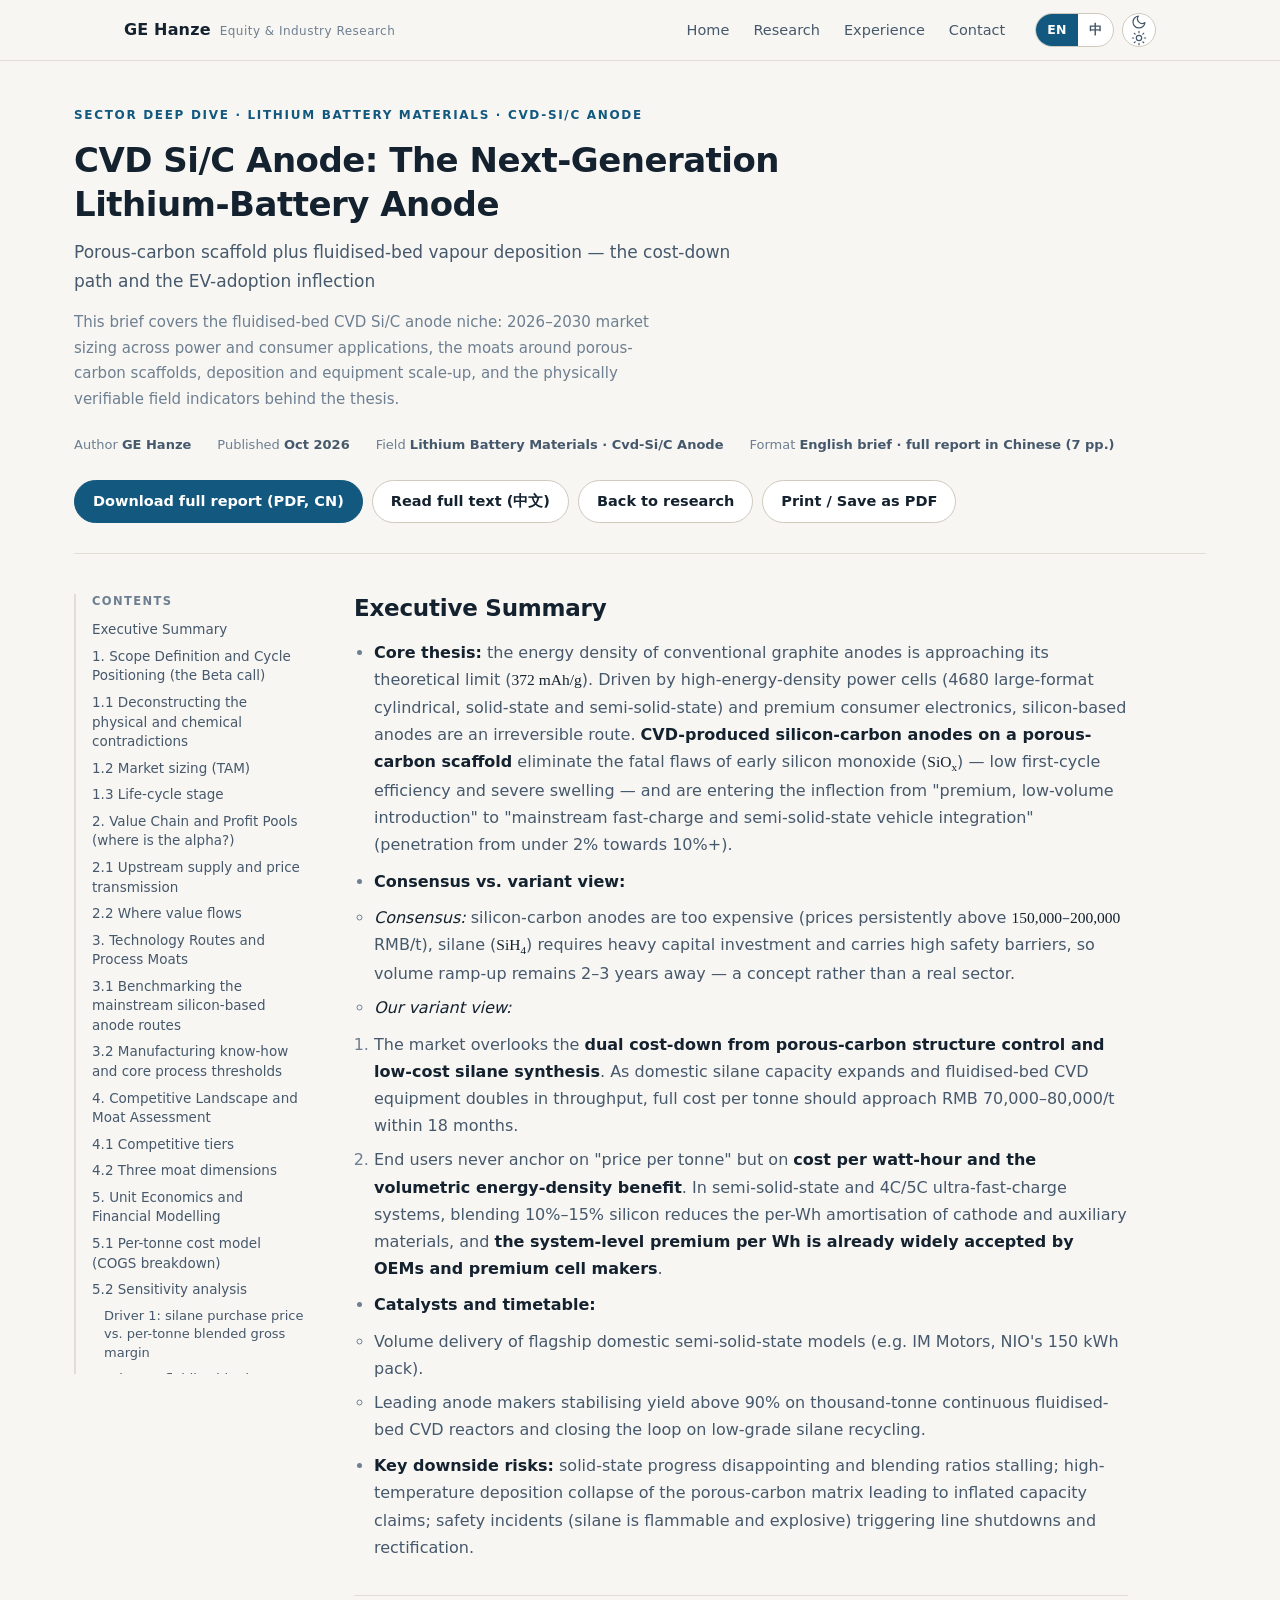
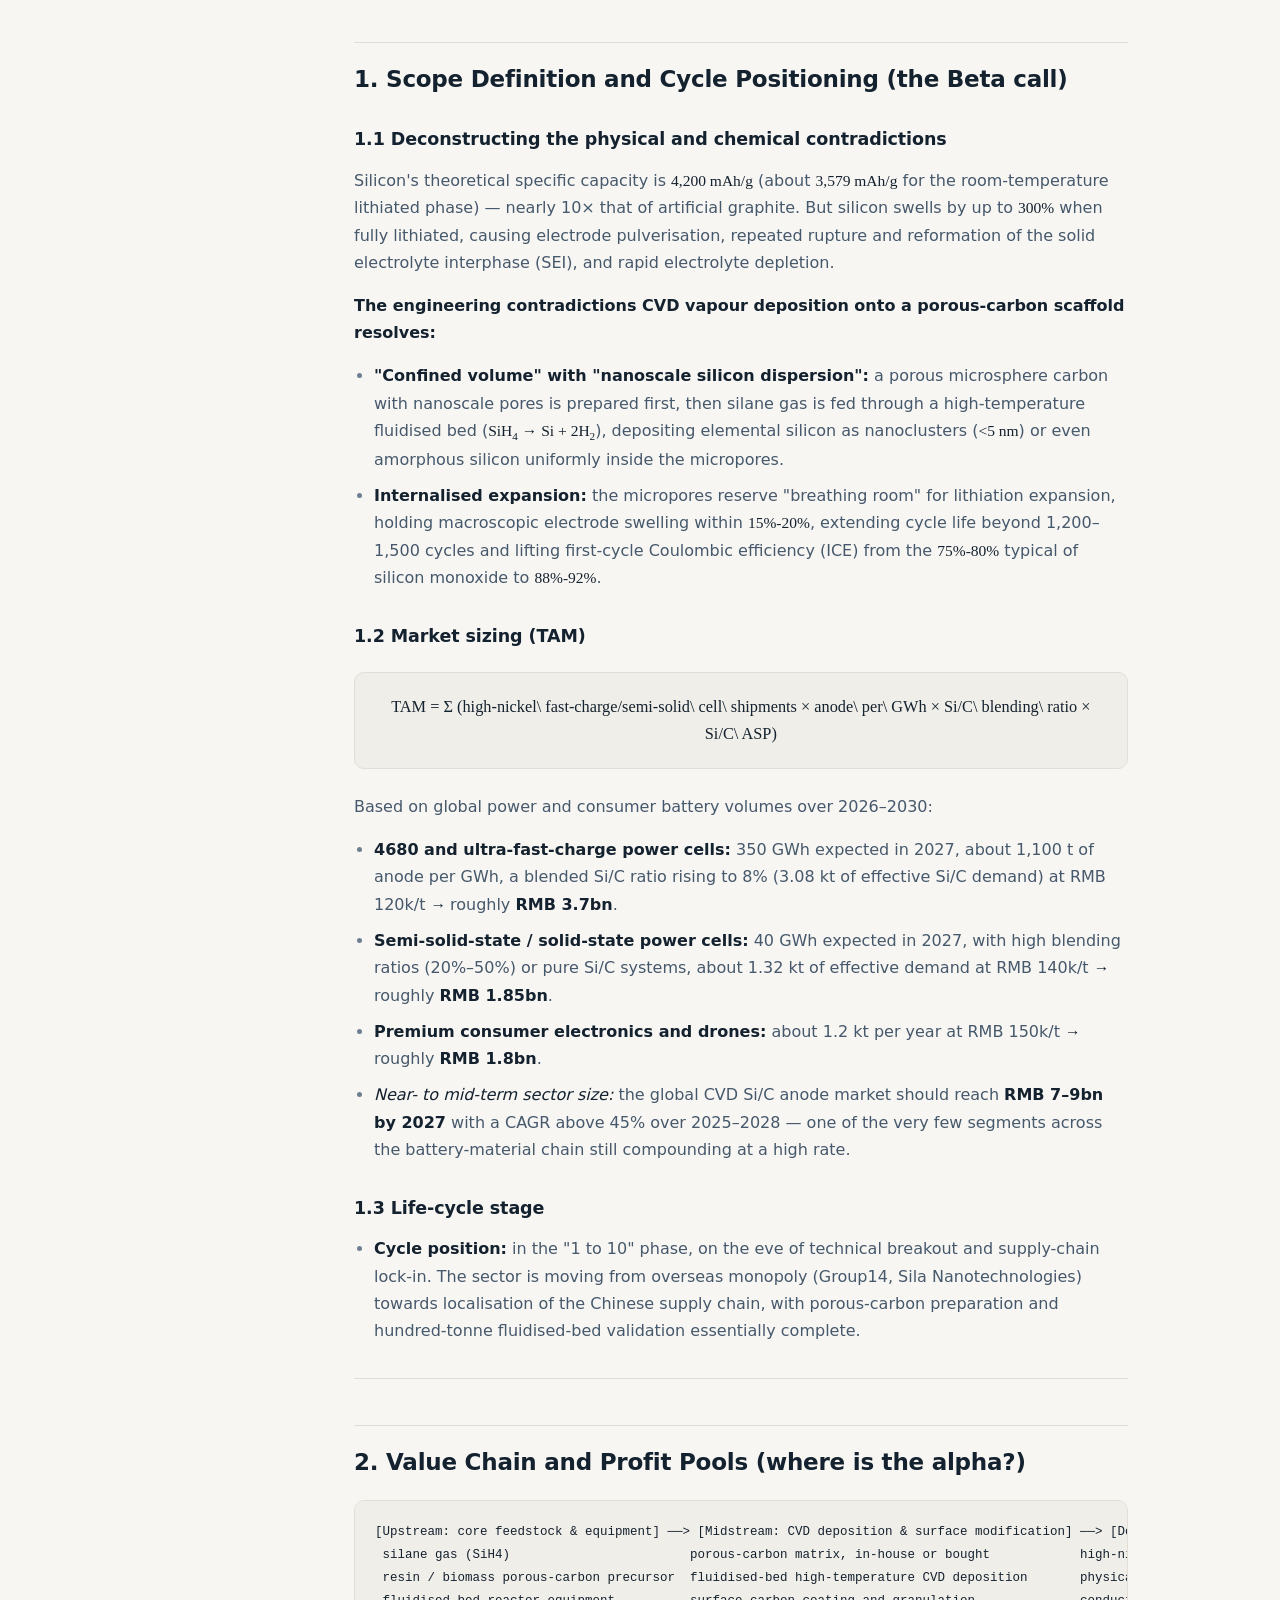
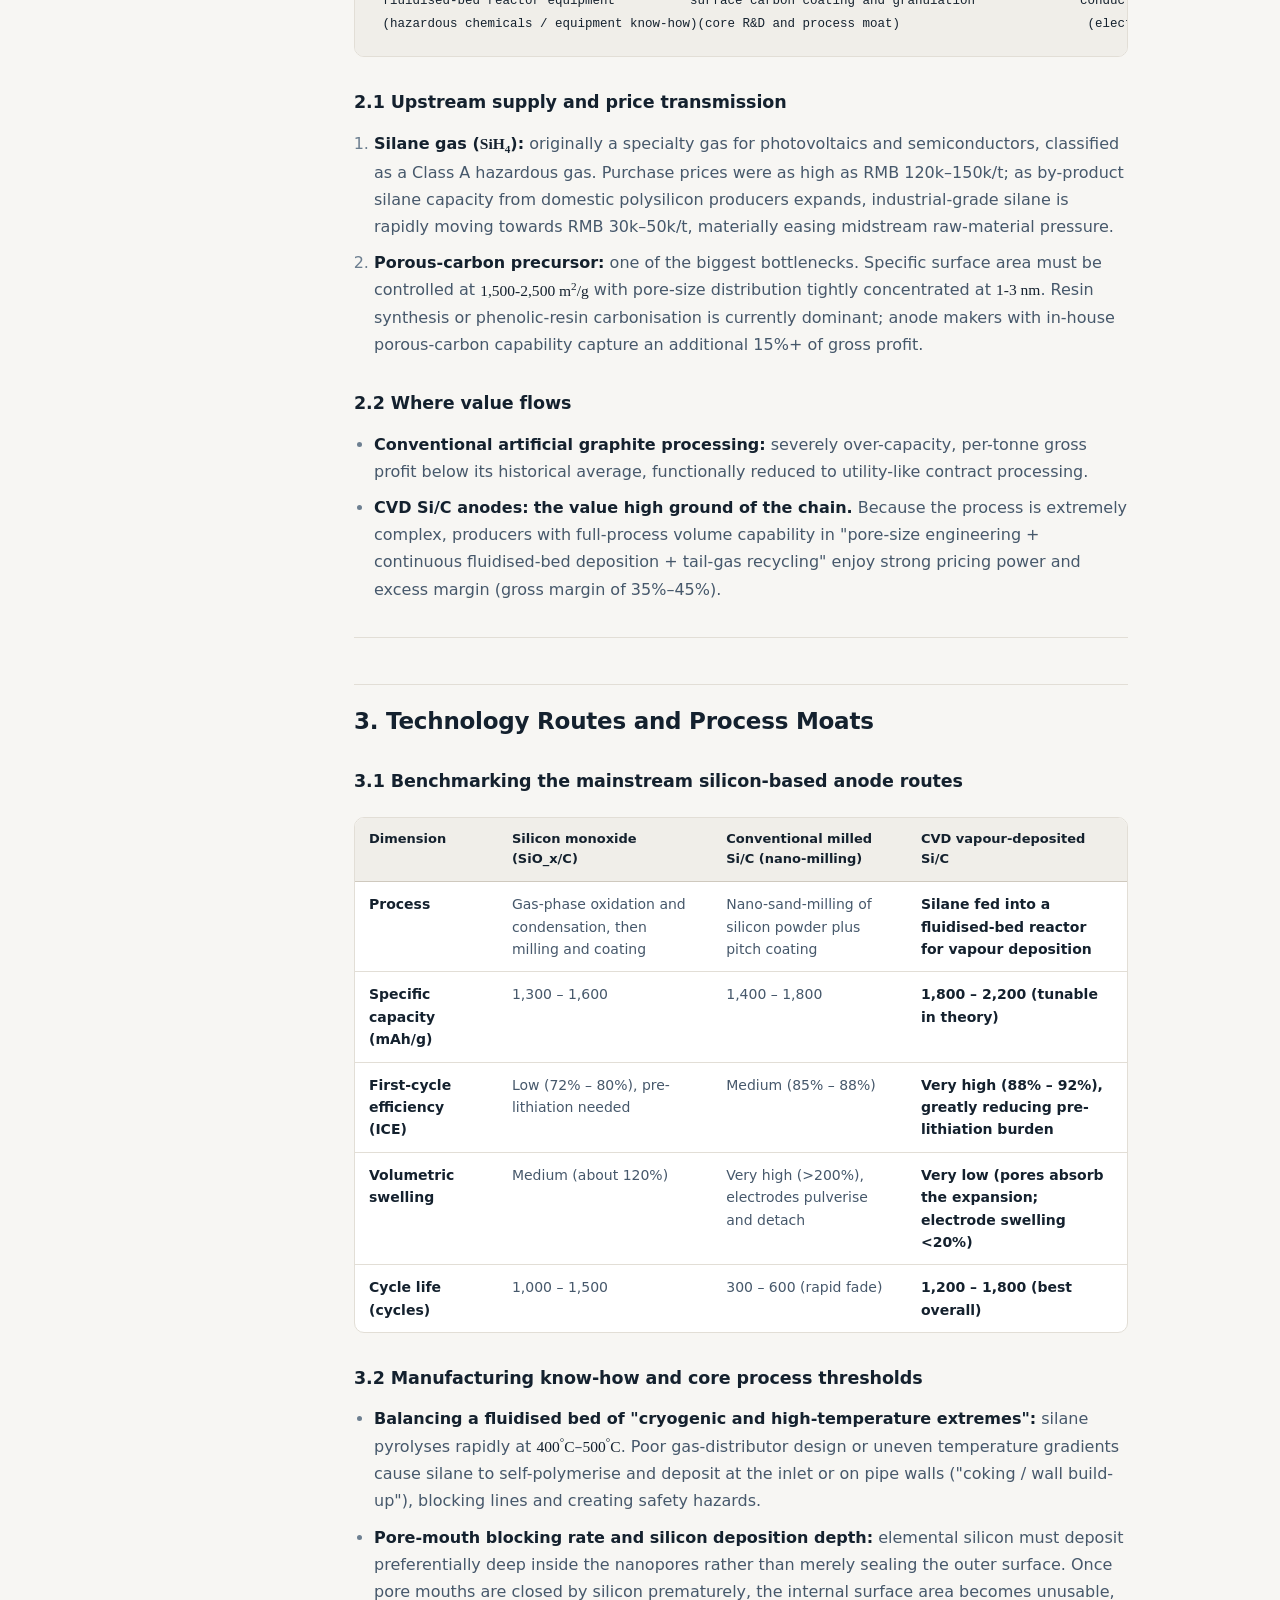
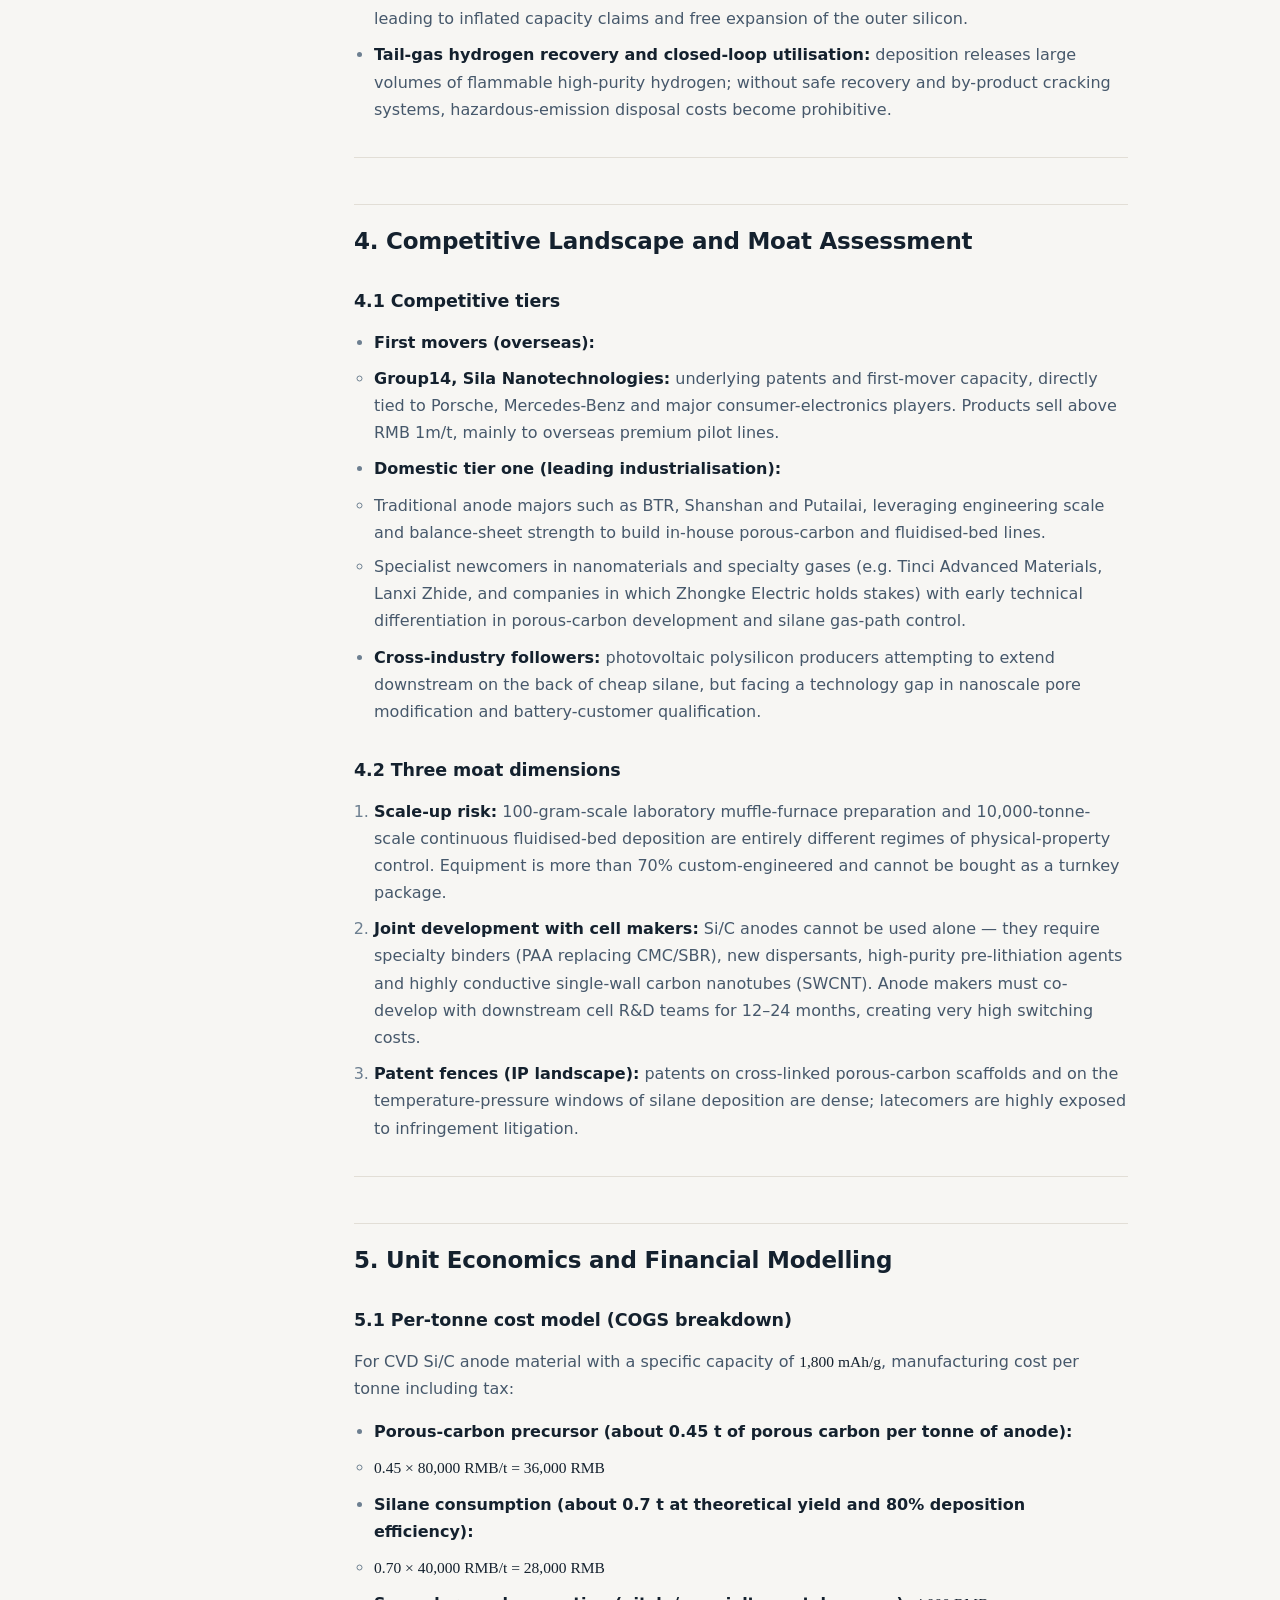
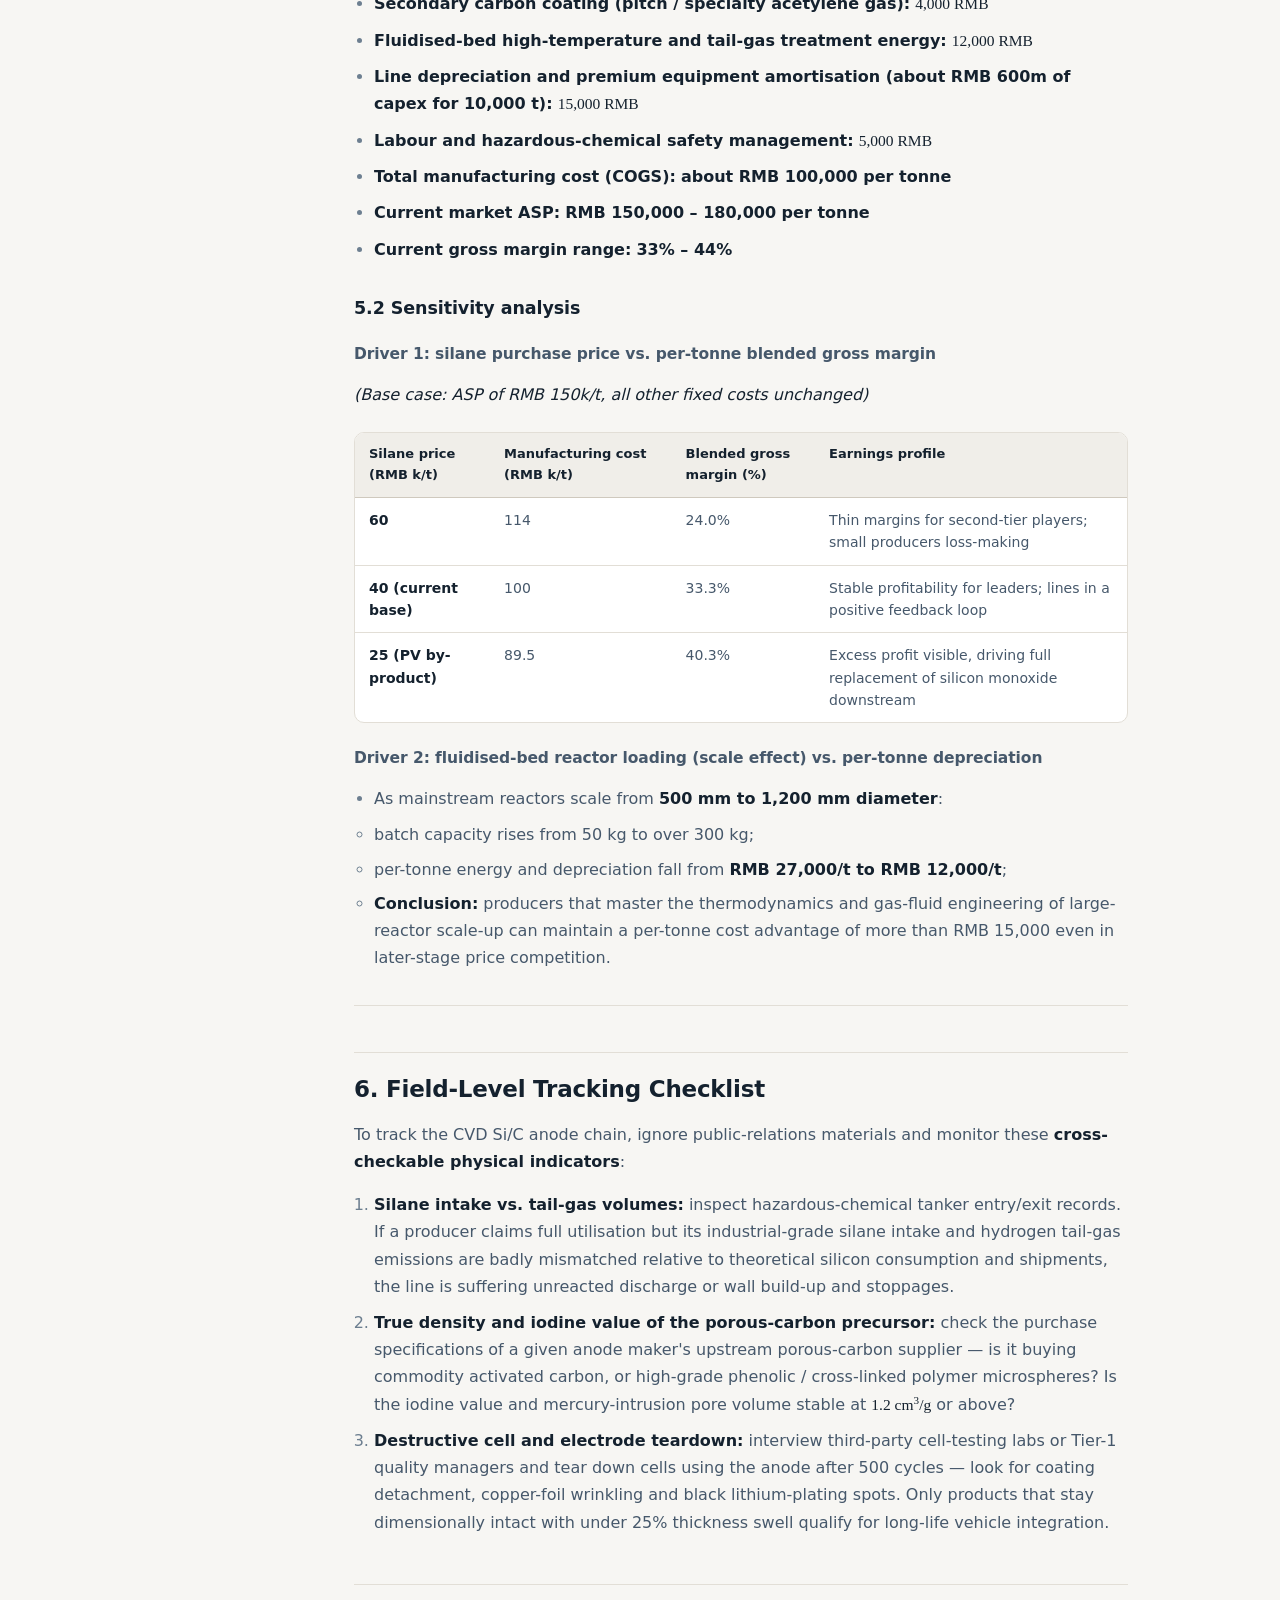
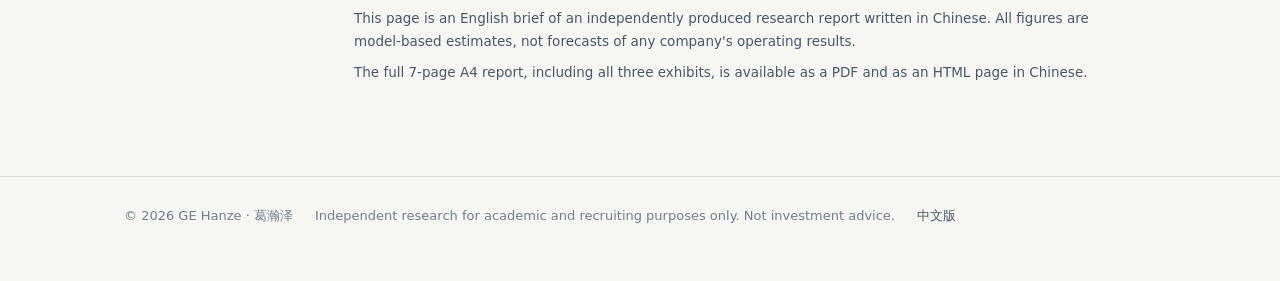
<file: en/reports/cvd-sic.html>
<!DOCTYPE html>
<html lang="en">
<head>
<meta charset="utf-8">
<meta name="viewport" content="width=device-width, initial-scale=1">
<title>CVD Si/C Anode | GE Hanze</title>
<meta name="description" content="Porous-carbon scaffold plus fluidised-bed vapour deposition — the cost-down path and the EV-adoption inflection">
<meta name="author" content="GE Hanze">
<meta name="color-scheme" content="light dark">
<link rel="icon" href="../../assets/img/favicon.svg" type="image/svg+xml">
<link rel="stylesheet" href="../../assets/css/style.css">
<script>try{var t=localStorage.getItem('theme');if(t)document.documentElement.setAttribute('data-theme',t);}catch(e){}</script>
</head>
<body>
<a class="skip-link" href="#main">Skip to main content</a>
<header class="topbar">
  <div class="wrap topbar__inner">
    <a class="brand" href="../../index.html">
      <span class="brand__name">GE Hanze</span>
      <span class="brand__role">Equity &amp; Industry Research</span>
    </a>
    <nav class="nav" id="site-nav" aria-label="Page navigation"><a href="../../index.html">Home</a><a href="../../index.html#research">Research</a><a href="../../index.html#experience">Experience</a><a href="../../index.html#contact">Contact</a></nav>
    <div class="tools">
      <div class="lang" role="group" aria-label="Language"><span aria-current="true">EN</span><a href="../../reports/cvd-sic.html" lang="zh-CN" hreflang="zh-CN">中</a></div>
      <button class="icon-btn" type="button" data-theme-toggle aria-pressed="false" aria-label="Toggle theme">
        <svg data-icon="moon" viewBox="0 0 24 24" fill="none" stroke="currentColor" stroke-width="1.8" stroke-linecap="round" stroke-linejoin="round" aria-hidden="true"><path d="M21 12.8A9 9 0 1 1 11.2 3a7 7 0 0 0 9.8 9.8Z"/></svg>
        <svg data-icon="sun" viewBox="0 0 24 24" fill="none" stroke="currentColor" stroke-width="1.8" stroke-linecap="round" stroke-linejoin="round" aria-hidden="true" hidden><circle cx="12" cy="12" r="4"/><path d="M12 2v2M12 20v2M4.9 4.9l1.4 1.4M17.7 17.7l1.4 1.4M2 12h2M20 12h2M4.9 19.1l1.4-1.4M17.7 6.3l1.4-1.4"/></svg>
      </button>
      <button class="icon-btn nav-toggle" type="button" data-nav-toggle aria-expanded="false" aria-controls="site-nav" aria-label="Open navigation">
        <svg viewBox="0 0 24 24" fill="none" stroke="currentColor" stroke-width="1.9" stroke-linecap="round" aria-hidden="true"><path d="M4 7h16M4 12h16M4 17h16"/></svg>
      </button>
    </div>
  </div>
</header>
<main id="main">
<div class="wrap">
  <div class="doc-head">
    <p class="eyebrow">SECTOR DEEP DIVE · LITHIUM BATTERY MATERIALS · CVD-Si/C ANODE</p>
    <h1>CVD Si/C Anode: The Next-Generation Lithium-Battery Anode</h1>
    <p class="doc-sub">Porous-carbon scaffold plus fluidised-bed vapour deposition — the cost-down path and the EV-adoption inflection</p>
    <p class="doc-sub" style="margin-top:14px;font-size:15px;color:var(--ink-3)">This brief covers the fluidised-bed CVD Si/C anode niche: 2026–2030 market sizing across power and consumer applications, the moats around porous-carbon scaffolds, deposition and equipment scale-up, and the physically verifiable field indicators behind the thesis.</p>
    <div class="doc-meta"><span>Author <b>GE Hanze</b></span><span>Published <b>Oct 2026</b></span><span>Field <b>Lithium Battery Materials · Cvd-Si/C Anode</b></span><span>Format <b>English brief · full report in Chinese (7 pp.)</b></span></div>
    <div class="doc-actions"><a class="btn btn--primary" href="../../assets/files/report_cvd-sic.pdf" download>Download full report (PDF, CN)</a><a class="btn" href="../../reports/cvd-sic.html" lang="zh-CN" hreflang="zh-CN">Read full text (中文)</a><a class="btn" href="../index.html#research">Back to research</a><button class="btn" type="button" data-print>Print / Save as PDF</button></div>
  </div>
  <div class="doc-layout">
    <aside class="doc-toc" data-toc>
      <h2>Contents</h2>
      <ol><li class=""><a href="#s-1">Executive Summary</a></li><li class=""><a href="#s-2">1. Scope Definition and Cycle Positioning (the Beta call)</a></li><li class="lvl2"><a href="#s-3">1.1 Deconstructing the physical and chemical contradictions</a></li><li class="lvl2"><a href="#s-4">1.2 Market sizing (TAM)</a></li><li class="lvl2"><a href="#s-5">1.3 Life-cycle stage</a></li><li class=""><a href="#s-6">2. Value Chain and Profit Pools (where is the alpha?)</a></li><li class="lvl2"><a href="#s-7">2.1 Upstream supply and price transmission</a></li><li class="lvl2"><a href="#s-8">2.2 Where value flows</a></li><li class=""><a href="#s-9">3. Technology Routes and Process Moats</a></li><li class="lvl2"><a href="#s-10">3.1 Benchmarking the mainstream silicon-based anode routes</a></li><li class="lvl2"><a href="#s-11">3.2 Manufacturing know-how and core process thresholds</a></li><li class=""><a href="#s-12">4. Competitive Landscape and Moat Assessment</a></li><li class="lvl2"><a href="#s-13">4.1 Competitive tiers</a></li><li class="lvl2"><a href="#s-14">4.2 Three moat dimensions</a></li><li class=""><a href="#s-15">5. Unit Economics and Financial Modelling</a></li><li class="lvl2"><a href="#s-16">5.1 Per-tonne cost model (COGS breakdown)</a></li><li class="lvl2"><a href="#s-17">5.2 Sensitivity analysis</a></li><li class="lvl3"><a href="#s-18">Driver 1: silane purchase price vs. per-tonne blended gross margin</a></li><li class="lvl3"><a href="#s-19">Driver 2: fluidised-bed reactor loading (scale effect) vs. per-tonne depreciation</a></li><li class=""><a href="#s-20">6. Field-Level Tracking Checklist</a></li></ol>
    </aside>
    <article class="prose"><h2 id="s-1">Executive Summary</h2>
<ul><li><strong>Core thesis:</strong> the energy density of conventional graphite anodes is approaching its theoretical limit (<span class="m">372 mAh/g</span>). Driven by high-energy-density power cells (4680 large-format cylindrical, solid-state and semi-solid-state) and premium consumer electronics, silicon-based anodes are an irreversible route. <strong>CVD-produced silicon-carbon anodes on a porous-carbon scaffold</strong> eliminate the fatal flaws of early silicon monoxide (<span class="m">SiO<sub>x</sub></span>) — low first-cycle efficiency and severe swelling — and are entering the inflection from "premium, low-volume introduction" to "mainstream fast-charge and semi-solid-state vehicle integration" (penetration from under 2% towards 10%+).</li><li><strong>Consensus vs. variant view:</strong><ul><li><em>Consensus:</em> silicon-carbon anodes are too expensive (prices persistently above <span class="m">150,000</span>–<span class="m">200,000</span> RMB/t), silane (<span class="m">SiH<sub>4</sub></span>) requires heavy capital investment and carries high safety barriers, so volume ramp-up remains 2–3 years away — a concept rather than a real sector.</li><li><em>Our variant view:</em><ol><li>The market overlooks the <strong>dual cost-down from porous-carbon structure control and low-cost silane synthesis</strong>. As domestic silane capacity expands and fluidised-bed CVD equipment doubles in throughput, full cost per tonne should approach RMB 70,000–80,000/t within 18 months.</li><li>End users never anchor on "price per tonne" but on <strong>cost per watt-hour and the volumetric energy-density benefit</strong>. In semi-solid-state and 4C/5C ultra-fast-charge systems, blending 10%–15% silicon reduces the per-Wh amortisation of cathode and auxiliary materials, and <strong>the system-level premium per Wh is already widely accepted by OEMs and premium cell makers</strong>.</li></ol></li></ul></li><li><strong>Catalysts and timetable:</strong><ul><li>Volume delivery of flagship domestic semi-solid-state models (e.g. IM Motors, NIO's 150 kWh pack).</li><li>Leading anode makers stabilising yield above 90% on thousand-tonne continuous fluidised-bed CVD reactors and closing the loop on low-grade silane recycling.</li></ul></li><li><strong>Key downside risks:</strong> solid-state progress disappointing and blending ratios stalling; high-temperature deposition collapse of the porous-carbon matrix leading to inflated capacity claims; safety incidents (silane is flammable and explosive) triggering line shutdowns and rectification.</li></ul>
<hr>
<h2 id="s-2">1. Scope Definition and Cycle Positioning (the Beta call)</h2>
<h3 id="s-3">1.1 Deconstructing the physical and chemical contradictions</h3>
<p>Silicon's theoretical specific capacity is <span class="m">4,200 mAh/g</span> (about <span class="m">3,579 mAh/g</span> for the room-temperature lithiated phase) — nearly 10× that of artificial graphite. But silicon swells by up to <span class="m">300%</span> when fully lithiated, causing electrode pulverisation, repeated rupture and reformation of the solid electrolyte interphase (SEI), and rapid electrolyte depletion.</p>
<p><strong>The engineering contradictions CVD vapour deposition onto a porous-carbon scaffold resolves:</strong></p>
<ul><li><strong>"Confined volume" with "nanoscale silicon dispersion":</strong> a porous microsphere carbon with nanoscale pores is prepared first, then silane gas is fed through a high-temperature fluidised bed (<span class="m">SiH<sub>4</sub> → Si + 2H<sub>2</sub></span>), depositing elemental silicon as nanoclusters (<span class="m"><5 nm</span>) or even amorphous silicon uniformly inside the micropores.</li><li><strong>Internalised expansion:</strong> the micropores reserve "breathing room" for lithiation expansion, holding macroscopic electrode swelling within <span class="m">15%-20%</span>, extending cycle life beyond 1,200–1,500 cycles and lifting first-cycle Coulombic efficiency (ICE) from the <span class="m">75%-80%</span> typical of silicon monoxide to <span class="m">88%-92%</span>.</li></ul>
<h3 id="s-4">1.2 Market sizing (TAM)</h3>
<div class="m-block"><span class="m">TAM = Σ (high-nickel\ fast-charge/semi-solid\ cell\ shipments × anode\ per\ GWh × Si/C\ blending\ ratio × Si/C\ ASP)</span></div>
<p>Based on global power and consumer battery volumes over 2026–2030:</p>
<ul><li><strong>4680 and ultra-fast-charge power cells:</strong> 350 GWh expected in 2027, about 1,100 t of anode per GWh, a blended Si/C ratio rising to 8% (3.08 kt of effective Si/C demand) at RMB 120k/t <span class="m"> → </span> roughly <strong>RMB 3.7bn</strong>.</li><li><strong>Semi-solid-state / solid-state power cells:</strong> 40 GWh expected in 2027, with high blending ratios (20%–50%) or pure Si/C systems, about 1.32 kt of effective demand at RMB 140k/t <span class="m"> → </span> roughly <strong>RMB 1.85bn</strong>.</li><li><strong>Premium consumer electronics and drones:</strong> about 1.2 kt per year at RMB 150k/t <span class="m"> → </span> roughly <strong>RMB 1.8bn</strong>.</li><li><em>Near- to mid-term sector size:</em> the global CVD Si/C anode market should reach <strong>RMB 7–9bn by 2027</strong> with a CAGR above 45% over 2025–2028 — one of the very few segments across the battery-material chain still compounding at a high rate.</li></ul>
<h3 id="s-5">1.3 Life-cycle stage</h3>
<ul><li><strong>Cycle position:</strong> in the "1 to 10" phase, on the eve of technical breakout and supply-chain lock-in. The sector is moving from overseas monopoly (Group14, Sila Nanotechnologies) towards localisation of the Chinese supply chain, with porous-carbon preparation and hundred-tonne fluidised-bed validation essentially complete.</li></ul>
<hr>
<h2 id="s-6">2. Value Chain and Profit Pools (where is the alpha?)</h2>
<pre><code>[Upstream: core feedstock &amp; equipment] ──&gt; [Midstream: CVD deposition &amp; surface modification] ──&gt; [Downstream: cell making &amp; electrodes] ──&gt; [End applications]
 silane gas (SiH4)                        porous-carbon matrix, in-house or bought            high-nickel NCM9 cathodes               ultra-fast-charge EVs
 resin / biomass porous-carbon precursor  fluidised-bed high-temperature CVD deposition       physical blending of Si/C and graphite  premium semi-solid-state models
 fluidised-bed reactor equipment          surface carbon coating and granulation              conductive slurry and PAA binder        eVTOL aircraft
 (hazardous chemicals / equipment know-how)(core R&amp;D and process moat)                         (electrode formulation engineering)     flagship smartphones</code></pre>
<h3 id="s-7">2.1 Upstream supply and price transmission</h3>
<ol><li><strong>Silane gas (<span class="m">SiH<sub>4</sub></span>):</strong> originally a specialty gas for photovoltaics and semiconductors, classified as a Class A hazardous gas. Purchase prices were as high as RMB 120k–150k/t; as by-product silane capacity from domestic polysilicon producers expands, industrial-grade silane is rapidly moving towards RMB 30k–50k/t, materially easing midstream raw-material pressure.</li><li><strong>Porous-carbon precursor:</strong> one of the biggest bottlenecks. Specific surface area must be controlled at <span class="m">1,500-2,500 m<sup>2</sup>/g</span> with pore-size distribution tightly concentrated at <span class="m">1-3 nm</span>. Resin synthesis or phenolic-resin carbonisation is currently dominant; anode makers with in-house porous-carbon capability capture an additional 15%+ of gross profit.</li></ol>
<h3 id="s-8">2.2 Where value flows</h3>
<ul><li><strong>Conventional artificial graphite processing:</strong> severely over-capacity, per-tonne gross profit below its historical average, functionally reduced to utility-like contract processing.</li><li><strong>CVD Si/C anodes:</strong> <strong>the value high ground of the chain.</strong> Because the process is extremely complex, producers with full-process volume capability in "pore-size engineering + continuous fluidised-bed deposition + tail-gas recycling" enjoy strong pricing power and excess margin (gross margin of 35%–45%).</li></ul>
<hr>
<h2 id="s-9">3. Technology Routes and Process Moats</h2>
<h3 id="s-10">3.1 Benchmarking the mainstream silicon-based anode routes</h3>
<div class="table-wrap"><table><thead><tr><th>Dimension</th><th>Silicon monoxide (SiO_x/C)</th><th>Conventional milled Si/C (nano-milling)</th><th><strong>CVD vapour-deposited Si/C</strong></th></tr></thead><tbody><tr><td><strong>Process</strong></td><td>Gas-phase oxidation and condensation, then milling and coating</td><td>Nano-sand-milling of silicon powder plus pitch coating</td><td><strong>Silane fed into a fluidised-bed reactor for vapour deposition</strong></td></tr><tr><td><strong>Specific capacity (mAh/g)</strong></td><td>1,300 – 1,600</td><td>1,400 – 1,800</td><td><strong>1,800 – 2,200 (tunable in theory)</strong></td></tr><tr><td><strong>First-cycle efficiency (ICE)</strong></td><td>Low (72% – 80%), pre-lithiation needed</td><td>Medium (85% – 88%)</td><td><strong>Very high (88% – 92%), greatly reducing pre-lithiation burden</strong></td></tr><tr><td><strong>Volumetric swelling</strong></td><td>Medium (about 120%)</td><td>Very high (&gt;200%), electrodes pulverise and detach</td><td><strong>Very low (pores absorb the expansion; electrode swelling &lt;20%)</strong></td></tr><tr><td><strong>Cycle life (cycles)</strong></td><td>1,000 – 1,500</td><td>300 – 600 (rapid fade)</td><td><strong>1,200 – 1,800 (best overall)</strong></td></tr></tbody></table></div>
<h3 id="s-11">3.2 Manufacturing know-how and core process thresholds</h3>
<ul><li><strong>Balancing a fluidised bed of "cryogenic and high-temperature extremes":</strong> silane pyrolyses rapidly at <span class="m">400<sup>°</sup>C</span>–<span class="m">500<sup>°</sup>C</span>. Poor gas-distributor design or uneven temperature gradients cause silane to self-polymerise and deposit at the inlet or on pipe walls ("coking / wall build-up"), blocking lines and creating safety hazards.</li><li><strong>Pore-mouth blocking rate and silicon deposition depth:</strong> elemental silicon must deposit preferentially deep inside the nanopores rather than merely sealing the outer surface. Once pore mouths are closed by silicon prematurely, the internal surface area becomes unusable, leading to inflated capacity claims and free expansion of the outer silicon.</li><li><strong>Tail-gas hydrogen recovery and closed-loop utilisation:</strong> deposition releases large volumes of flammable high-purity hydrogen; without safe recovery and by-product cracking systems, hazardous-emission disposal costs become prohibitive.</li></ul>
<hr>
<h2 id="s-12">4. Competitive Landscape and Moat Assessment</h2>
<h3 id="s-13">4.1 Competitive tiers</h3>
<ul><li><strong>First movers (overseas):</strong><ul><li><strong>Group14, Sila Nanotechnologies:</strong> underlying patents and first-mover capacity, directly tied to Porsche, Mercedes-Benz and major consumer-electronics players. Products sell above RMB 1m/t, mainly to overseas premium pilot lines.</li></ul></li><li><strong>Domestic tier one (leading industrialisation):</strong><ul><li>Traditional anode majors such as BTR, Shanshan and Putailai, leveraging engineering scale and balance-sheet strength to build in-house porous-carbon and fluidised-bed lines.</li><li>Specialist newcomers in nanomaterials and specialty gases (e.g. Tinci Advanced Materials, Lanxi Zhide, and companies in which Zhongke Electric holds stakes) with early technical differentiation in porous-carbon development and silane gas-path control.</li></ul></li><li><strong>Cross-industry followers:</strong> photovoltaic polysilicon producers attempting to extend downstream on the back of cheap silane, but facing a technology gap in nanoscale pore modification and battery-customer qualification.</li></ul>
<h3 id="s-14">4.2 Three moat dimensions</h3>
<ol><li><strong>Scale-up risk:</strong> 100-gram-scale laboratory muffle-furnace preparation and 10,000-tonne-scale continuous fluidised-bed deposition are entirely different regimes of physical-property control. Equipment is more than 70% custom-engineered and cannot be bought as a turnkey package.</li><li><strong>Joint development with cell makers:</strong> Si/C anodes cannot be used alone — they require specialty binders (PAA replacing CMC/SBR), new dispersants, high-purity pre-lithiation agents and highly conductive single-wall carbon nanotubes (SWCNT). Anode makers must co-develop with downstream cell R&amp;D teams for 12–24 months, creating very high switching costs.</li><li><strong>Patent fences (IP landscape):</strong> patents on cross-linked porous-carbon scaffolds and on the temperature-pressure windows of silane deposition are dense; latecomers are highly exposed to infringement litigation.</li></ol>
<hr>
<h2 id="s-15">5. Unit Economics and Financial Modelling</h2>
<h3 id="s-16">5.1 Per-tonne cost model (COGS breakdown)</h3>
<p>For CVD Si/C anode material with a specific capacity of <span class="m">1,800 mAh/g</span>, manufacturing cost per tonne including tax:</p>
<ul><li><strong>Porous-carbon precursor (about 0.45 t of porous carbon per tonne of anode):</strong><ul><li><span class="m">0.45 × 80,000 RMB/t = 36,000 RMB</span></li></ul></li><li><strong>Silane consumption (about 0.7 t at theoretical yield and 80% deposition efficiency):</strong><ul><li><span class="m">0.70 × 40,000 RMB/t = 28,000 RMB</span></li></ul></li><li><strong>Secondary carbon coating (pitch / specialty acetylene gas):</strong> <span class="m">4,000 RMB</span></li><li><strong>Fluidised-bed high-temperature and tail-gas treatment energy:</strong> <span class="m">12,000 RMB</span></li><li><strong>Line depreciation and premium equipment amortisation (about RMB 600m of capex for 10,000 t):</strong> <span class="m">15,000 RMB</span></li><li><strong>Labour and hazardous-chemical safety management:</strong> <span class="m">5,000 RMB</span></li><li><strong>Total manufacturing cost (COGS):</strong> <strong>about RMB 100,000 per tonne</strong></li><li><strong>Current market ASP:</strong> <strong>RMB 150,000 – 180,000 per tonne</strong></li><li><strong>Current gross margin range:</strong> <strong>33% – 44%</strong></li></ul>
<h3 id="s-17">5.2 Sensitivity analysis</h3>
<h4 id="s-18">Driver 1: silane purchase price vs. per-tonne blended gross margin</h4>
<p><em>(Base case: ASP of RMB 150k/t, all other fixed costs unchanged)</em></p>
<div class="table-wrap"><table><thead><tr><th>Silane price (RMB k/t)</th><th>Manufacturing cost (RMB k/t)</th><th>Blended gross margin (%)</th><th>Earnings profile</th></tr></thead><tbody><tr><td><strong>60</strong></td><td>114</td><td>24.0%</td><td>Thin margins for second-tier players; small producers loss-making</td></tr><tr><td><strong>40 (current base)</strong></td><td>100</td><td>33.3%</td><td>Stable profitability for leaders; lines in a positive feedback loop</td></tr><tr><td><strong>25 (PV by-product)</strong></td><td>89.5</td><td>40.3%</td><td>Excess profit visible, driving full replacement of silicon monoxide downstream</td></tr></tbody></table></div>
<h4 id="s-19">Driver 2: fluidised-bed reactor loading (scale effect) vs. per-tonne depreciation</h4>
<ul><li>As mainstream reactors scale from <strong>500 mm to 1,200 mm diameter</strong>:<ul><li>batch capacity rises from 50 kg to over 300 kg;</li><li>per-tonne energy and depreciation fall from <strong>RMB 27,000/t to RMB 12,000/t</strong>;</li><li><strong>Conclusion:</strong> producers that master the thermodynamics and gas-fluid engineering of large-reactor scale-up can maintain a per-tonne cost advantage of more than RMB 15,000 even in later-stage price competition.</li></ul></li></ul>
<hr>
<h2 id="s-20">6. Field-Level Tracking Checklist</h2>
<p>To track the CVD Si/C anode chain, ignore public-relations materials and monitor these <strong>cross-checkable physical indicators</strong>:</p>
<ol><li><strong>Silane intake vs. tail-gas volumes:</strong> inspect hazardous-chemical tanker entry/exit records. If a producer claims full utilisation but its industrial-grade silane intake and hydrogen tail-gas emissions are badly mismatched relative to theoretical silicon consumption and shipments, the line is suffering unreacted discharge or wall build-up and stoppages.</li><li><strong>True density and iodine value of the porous-carbon precursor:</strong> check the purchase specifications of a given anode maker's upstream porous-carbon supplier — is it buying commodity activated carbon, or high-grade phenolic / cross-linked polymer microspheres? Is the iodine value and mercury-intrusion pore volume stable at <span class="m">1.2 cm<sup>3</sup>/g</span> or above?</li><li><strong>Destructive cell and electrode teardown:</strong> interview third-party cell-testing labs or Tier-1 quality managers and tear down cells using the anode after 500 cycles — look for coating detachment, copper-foil wrinkling and black lithium-plating spots. Only products that stay dimensionally intact with under 25% thickness swell qualify for long-life vehicle integration.</li></ol>
      <div class="doc-foot"><p>This page is an English brief of an independently produced research report written in Chinese. All figures are model-based estimates, not forecasts of any company's operating results.</p><p>The full 7-page A4 report, including all three exhibits, is available as a PDF and as an HTML page in Chinese.</p></div>
      
    </article>
  </div>
</div>
</main>
<footer class="footer"><div class="wrap footer__inner">
    <span>© <span data-year></span> GE Hanze · 葛瀚泽</span>
    <span>Independent research for academic and recruiting purposes only. Not investment advice.</span>
    <a href="../../index.html" hreflang="zh-CN" lang="zh-CN">中文版</a>
  </div></footer>
<script src="../../assets/js/app.js" defer></script>
</body>
</html>
</file>
<file: assets/css/style.css>
/* ==========================================================================
   GE Hanze — personal research homepage
   Single stylesheet for all pages (zh + en, home + report reader).
   ========================================================================== */

/* ---------- design tokens ---------- */
:root {
  color-scheme: light;
  --bg: #f7f6f3;
  --surface: #ffffff;
  --surface-2: #f0eee9;
  --surface-3: #e9e6df;
  --ink: #14212e;
  --ink-2: #46586b;
  --ink-3: #6d7f90;
  --line: #e2ded6;
  --line-strong: #cfc9be;
  --accent: #12587f;
  --accent-ink: #0d4767;
  --accent-soft: #e7f0f6;
  --gold: #8a6412;
  --gold-soft: #f5efe0;
  --shadow-sm: 0 1px 2px rgba(20, 33, 46, .05), 0 1px 3px rgba(20, 33, 46, .04);
  --shadow-md: 0 2px 4px rgba(20, 33, 46, .04), 0 8px 24px -12px rgba(20, 33, 46, .18);
  --radius: 10px;
  --radius-lg: 16px;
  --font-sans: system-ui, -apple-system, "Segoe UI", Roboto, "Helvetica Neue",
    "PingFang SC", "Hiragino Sans GB", "Microsoft YaHei", "Source Han Sans SC", sans-serif;
  --font-serif: Georgia, "Times New Roman", "Songti SC", "SimSun", "Noto Serif SC", serif;
  --font-mono: ui-monospace, SFMono-Regular, "SF Mono", Menlo, Consolas, "Liberation Mono", monospace;
  --maxw: 1080px;
}

@media (prefers-color-scheme: dark) {
  :root:not([data-theme="light"]) {
    color-scheme: dark;
    --bg: #0e1418;
    --surface: #151c22;
    --surface-2: #1b242b;
    --surface-3: #22303a;
    --ink: #e9eff3;
    --ink-2: #adbbc6;
    --ink-3: #7f8f9c;
    --line: #27333d;
    --line-strong: #38464f;
    --accent: #74b9e2;
    --accent-ink: #9ccdec;
    --accent-soft: #16242e;
    --gold: #d9b061;
    --gold-soft: #2a2413;
    --shadow-sm: 0 1px 2px rgba(0, 0, 0, .4);
    --shadow-md: 0 2px 4px rgba(0, 0, 0, .3), 0 12px 28px -16px rgba(0, 0, 0, .8);
  }
}

html[data-theme="dark"] {
  color-scheme: dark;
  --bg: #0e1418;
  --surface: #151c22;
  --surface-2: #1b242b;
  --surface-3: #22303a;
  --ink: #e9eff3;
  --ink-2: #adbbc6;
  --ink-3: #7f8f9c;
  --line: #27333d;
  --line-strong: #38464f;
  --accent: #74b9e2;
  --accent-ink: #9ccdec;
  --accent-soft: #16242e;
  --gold: #d9b061;
  --gold-soft: #2a2413;
  --shadow-sm: 0 1px 2px rgba(0, 0, 0, .4);
  --shadow-md: 0 2px 4px rgba(0, 0, 0, .3), 0 12px 28px -16px rgba(0, 0, 0, .8);
}

/* ---------- base ---------- */
*, *::before, *::after { box-sizing: border-box; }

html { -webkit-text-size-adjust: 100%; scroll-behavior: smooth; }

@media (prefers-reduced-motion: reduce) {
  html { scroll-behavior: auto; }
  *, *::before, *::after {
    animation-duration: .001ms !important;
    animation-iteration-count: 1 !important;
    transition-duration: .001ms !important;
  }
}

body {
  margin: 0;
  background: var(--bg);
  color: var(--ink);
  font-family: var(--font-sans);
  font-size: 16px;
  line-height: 1.7;
  -webkit-font-smoothing: antialiased;
  text-rendering: optimizeLegibility;
}

h1, h2, h3, h4 { line-height: 1.28; margin: 0; font-weight: 650; letter-spacing: -0.005em; }
p { margin: 0; }
ul, ol { margin: 0; padding: 0; }
img { max-width: 100%; height: auto; }
a { color: var(--accent); text-decoration: none; }
a:hover { text-decoration: underline; text-underline-offset: 3px; }

:focus-visible {
  outline: 2px solid var(--accent);
  outline-offset: 3px;
  border-radius: 3px;
}

::selection { background: var(--accent-soft); color: var(--ink); }

.skip-link {
  position: absolute; left: -9999px; top: 0; z-index: 100;
  background: var(--surface); color: var(--ink); padding: 10px 16px;
  border: 1px solid var(--line); border-radius: var(--radius);
}
.skip-link:focus { left: 12px; top: 12px; }

.wrap { width: 100%; max-width: var(--maxw); margin-inline: auto; padding-inline: 24px; }
.num { font-variant-numeric: tabular-nums; font-feature-settings: "tnum" 1; }

/* ---------- eyebrow / section heads ---------- */
.eyebrow {
  font-size: 12px; font-weight: 650; letter-spacing: .14em; text-transform: uppercase;
  color: var(--accent); margin: 0 0 10px;
}
.eyebrow--muted { color: var(--ink-3); }

.section { padding: 64px 0; border-top: 1px solid var(--line); }
.section-head { margin-bottom: 34px; }
.section-head h2 { font-size: clamp(22px, 3.4vw, 28px); }
.section-head p {
  margin-top: 10px; color: var(--ink-2); max-width: 62ch; font-size: 15.5px;
}

/* ---------- top bar ---------- */
.topbar {
  position: sticky; top: 0; z-index: 50;
  background: var(--bg);
  border-bottom: 1px solid var(--line);
}
@supports (backdrop-filter: blur(1px)) {
  .topbar { background: color-mix(in srgb, var(--bg) 86%, transparent); backdrop-filter: saturate(180%) blur(12px); }
}
.topbar__inner {
  display: flex; align-items: center; gap: 20px; min-height: 60px;
}
.brand { display: flex; align-items: baseline; gap: 9px; color: var(--ink); font-weight: 700; }
.brand:hover { text-decoration: none; }
.brand__name { font-size: 16px; letter-spacing: .01em; }
.brand__role { font-size: 12px; color: var(--ink-3); font-weight: 500; letter-spacing: .04em; }

.nav { margin-left: auto; display: flex; align-items: center; gap: 4px; }
.tools { margin-left: 0; }
.nav a {
  color: var(--ink-2); font-size: 14.5px; padding: 6px 10px; border-radius: 8px;
}
.nav a:hover { color: var(--ink); background: var(--surface-2); text-decoration: none; }

.tools { display: flex; align-items: center; gap: 8px; }
.lang {
  display: inline-flex; border: 1px solid var(--line-strong); border-radius: 999px;
  overflow: hidden; background: var(--surface);
}
.lang a, .lang span {
  font-size: 12.5px; padding: 5px 11px; color: var(--ink-2); font-weight: 600;
  letter-spacing: .02em;
}
.lang a:hover { background: var(--surface-2); color: var(--ink); text-decoration: none; }
.lang [aria-current="true"] { background: var(--accent); color: #fff; }
html[data-theme="dark"] .lang [aria-current="true"] { color: #0e1418; }
@media (prefers-color-scheme: dark) {
  :root:not([data-theme="light"]) .lang [aria-current="true"] { color: #0e1418; }
}

.icon-btn {
  display: inline-grid; place-items: center; width: 34px; height: 34px; padding: 0;
  background: var(--surface); color: var(--ink-2);
  border: 1px solid var(--line-strong); border-radius: 999px; cursor: pointer;
}
.icon-btn:hover { color: var(--ink); background: var(--surface-2); }
.icon-btn svg { width: 16px; height: 16px; }
.nav-toggle { display: none; }

@media (max-width: 860px) {
  .nav {
    display: none; position: absolute; left: 0; right: 0; top: 100%;
    flex-direction: column; align-items: stretch; gap: 2px;
    background: var(--surface); border-bottom: 1px solid var(--line);
    padding: 10px 24px 16px; margin: 0;
  }
  .nav[data-open="true"] { display: flex; }
  .nav a { padding: 10px 8px; font-size: 15px; }
  .nav-toggle { display: inline-grid; }
  .tools { margin-left: auto; }
  .topbar__inner { position: relative; }
}

/* ---------- hero ---------- */
.hero { padding: 60px 0 56px; }
.hero__grid {
  display: grid; grid-template-columns: minmax(0, 1.55fr) minmax(0, 1fr);
  gap: 52px; align-items: start;
}
.hero h1 {
  font-size: clamp(34px, 5.6vw, 48px); letter-spacing: -0.02em; margin: 6px 0 0;
}
.hero__role {
  margin-top: 14px; font-size: clamp(16px, 2.2vw, 19px); color: var(--ink-2); font-weight: 550;
}
.hero__anchor {
  margin: 26px 0 0; padding: 18px 22px;
  background: var(--surface); border: 1px solid var(--line);
  border-left: 3px solid var(--accent); border-radius: 0 var(--radius) var(--radius) 0;
  font-family: var(--font-serif); font-size: clamp(17px, 2.4vw, 20px); color: var(--ink);
  box-shadow: var(--shadow-sm);
}
.hero__anchor cite {
  display: block; margin-top: 8px; font-family: var(--font-sans); font-style: normal;
  font-size: 13px; color: var(--ink-3);
}
.hero__lead { margin-top: 22px; color: var(--ink-2); font-size: 16px; max-width: 60ch; }
.hero__lead strong { color: var(--ink); font-weight: 620; }

.cta-row { display: flex; flex-wrap: wrap; gap: 10px; margin-top: 28px; }
.btn {
  display: inline-flex; align-items: center; gap: 8px;
  padding: 10px 18px; border-radius: 999px; font-size: 14.5px; font-weight: 600;
  border: 1px solid var(--line-strong); background: var(--surface); color: var(--ink);
  cursor: pointer; font-family: inherit; line-height: 1.4;
}
.btn:hover { background: var(--surface-2); text-decoration: none; }
.btn--primary { background: var(--accent); border-color: var(--accent); color: #fff; }
.btn--primary:hover { background: var(--accent-ink); border-color: var(--accent-ink); }
html[data-theme="dark"] .btn--primary { color: #0e1418; }
@media (prefers-color-scheme: dark) {
  :root:not([data-theme="light"]) .btn--primary { color: #0e1418; }
}
.btn svg { width: 15px; height: 15px; }

/* photo card */
.idcard {
  background: var(--surface); border: 1px solid var(--line); border-radius: var(--radius-lg);
  padding: 12px; box-shadow: var(--shadow-md);
}
.idcard img {
  display: block; width: 100%; border-radius: 8px; background: var(--surface-2);
}
.idcard dl {
  display: grid; grid-template-columns: auto 1fr; gap: 6px 14px;
  margin: 14px 4px 4px; font-size: 13.5px;
}
.idcard dt { color: var(--ink-3); }
.idcard dd { margin: 0; color: var(--ink); text-align: right; font-weight: 550; }

/* metrics strip */
.metrics {
  display: grid; grid-template-columns: repeat(4, minmax(0, 1fr));
  gap: 1px; margin-top: 52px;
  background: var(--line); border: 1px solid var(--line);
  border-radius: var(--radius); overflow: hidden;
}
.metric { background: var(--surface); padding: 18px 20px; }
.metric__v {
  font-size: clamp(21px, 2.6vw, 26px); font-weight: 680; color: var(--ink); letter-spacing: -0.01em;
}
.metric__v span { font-size: .62em; font-weight: 600; color: var(--ink-2); margin-left: 3px; }
.metric__k { margin-top: 4px; font-size: 13px; color: var(--ink-3); }

@media (max-width: 900px) {
  .hero__grid { grid-template-columns: 1fr; gap: 34px; }
  .idcard { max-width: 320px; }
  .metrics { grid-template-columns: repeat(2, minmax(0, 1fr)); margin-top: 40px; }
}

/* ---------- generic cards ---------- */
.grid { display: grid; gap: 18px; }
.grid--3 { grid-template-columns: repeat(3, minmax(0, 1fr)); }
.grid--2 { grid-template-columns: repeat(2, minmax(0, 1fr)); }
@media (max-width: 900px) { .grid--3, .grid--2 { grid-template-columns: 1fr; } }

.card {
  background: var(--surface); border: 1px solid var(--line); border-radius: var(--radius-lg);
  padding: 24px; box-shadow: var(--shadow-sm);
}
.card h3 { font-size: 17px; margin-bottom: 10px; }
.card p { color: var(--ink-2); font-size: 14.8px; }
.card__tag {
  display: inline-block; font-size: 11.5px; font-weight: 650; letter-spacing: .1em;
  text-transform: uppercase; color: var(--accent); margin-bottom: 12px;
}
.card__icon {
  width: 34px; height: 34px; border-radius: 9px; display: grid; place-items: center;
  background: var(--accent-soft); color: var(--accent); margin-bottom: 14px;
}
.card__icon svg { width: 18px; height: 18px; }

/* ---------- report cards ---------- */
.report {
  display: grid; grid-template-columns: minmax(0, 1fr) minmax(0, 290px);
  gap: 34px; background: var(--surface); border: 1px solid var(--line);
  border-radius: var(--radius-lg); padding: 30px; box-shadow: var(--shadow-sm);
}
.report + .report { margin-top: 20px; }
.report h3 { font-size: clamp(19px, 2.6vw, 23px); margin: 8px 0 6px; }
.report__sub { color: var(--ink-2); font-size: 14.5px; }
.report__blurb { margin-top: 16px; color: var(--ink-2); font-size: 15px; }
.report__list { margin-top: 18px; display: grid; gap: 9px; }
.report__list li {
  list-style: none; display: flex; align-items: flex-start; gap: 10px;
  font-size: 14.8px; color: var(--ink-2);
}
.report__list li::before {
  content: ""; flex: 0 0 auto; width: 6px; height: 6px; margin-top: 9px;
  border-radius: 50%; background: var(--accent);
}
.report__list strong { color: var(--ink); font-weight: 620; }

.figures {
  background: var(--surface-2); border: 1px solid var(--line);
  border-radius: var(--radius); padding: 18px; align-self: start;
}
.figures h4 {
  font-size: 11.5px; letter-spacing: .12em; text-transform: uppercase;
  color: var(--ink-3); font-weight: 650; margin-bottom: 14px;
}
.figures dl { display: grid; gap: 12px; margin: 0; }
.figures dt { font-size: 12.5px; color: var(--ink-3); }
.figures dd {
  margin: 2px 0 0; font-size: 18px; font-weight: 660; color: var(--ink);
  letter-spacing: -0.01em;
}
.figures dd em { font-style: normal; font-size: 12.5px; font-weight: 500; color: var(--ink-3); }
.report__links { display: flex; flex-wrap: wrap; gap: 9px; margin-top: 22px; }
@media (max-width: 900px) {
  .report { grid-template-columns: 1fr; gap: 24px; padding: 24px; }
}

/* ---------- timeline ---------- */
.timeline { display: grid; gap: 0; }
.tl-item {
  display: grid; grid-template-columns: 168px minmax(0, 1fr); gap: 28px;
  padding: 26px 0; border-top: 1px solid var(--line);
}
.tl-item:first-child { border-top: 0; padding-top: 0; }
.tl-when { font-size: 13.5px; color: var(--ink-3); padding-top: 4px; }
.tl-when strong { display: block; color: var(--ink-2); font-weight: 600; font-size: 13px; }
.tl-body h3 { font-size: 17px; }
.tl-body h3 span { font-weight: 500; color: var(--ink-2); font-size: 14.5px; }
.tl-body ul { margin-top: 12px; display: grid; gap: 9px; }
.tl-body li {
  list-style: none; position: relative; padding-left: 18px;
  font-size: 14.8px; color: var(--ink-2);
}
.tl-body li::before {
  content: ""; position: absolute; left: 2px; top: 10px; width: 5px; height: 5px;
  border-radius: 50%; background: var(--line-strong);
}
.tl-body li strong { color: var(--ink); font-weight: 620; }
.tl-note {
  margin-top: 12px; font-size: 13.5px; color: var(--ink-3);
  border-left: 2px solid var(--line-strong); padding-left: 12px;
}
@media (max-width: 760px) {
  .tl-item { grid-template-columns: 1fr; gap: 10px; }
}

/* ---------- skills ---------- */
.skill-col h3 {
  font-size: 12px; letter-spacing: .12em; text-transform: uppercase; color: var(--ink-3);
  font-weight: 650; padding-bottom: 12px; border-bottom: 1px solid var(--line); margin-bottom: 14px;
}
.chips { display: flex; flex-wrap: wrap; gap: 7px; }
.chip {
  font-size: 13px; padding: 4px 11px; border-radius: 999px;
  background: var(--surface-2); border: 1px solid var(--line); color: var(--ink-2);
}
.chip--accent { background: var(--accent-soft); border-color: transparent; color: var(--accent-ink); font-weight: 600; }

/* ---------- education / awards ---------- */
.two-col { display: grid; grid-template-columns: minmax(0, 1.1fr) minmax(0, 1fr); gap: 40px; }
@media (max-width: 860px) { .two-col { grid-template-columns: 1fr; gap: 30px; } }
.award-list { display: grid; gap: 10px; }
.award-list li {
  list-style: none; display: flex; gap: 12px; align-items: baseline;
  font-size: 14.8px; color: var(--ink-2); padding-bottom: 10px; border-bottom: 1px dashed var(--line);
}
.award-list li:last-child { border-bottom: 0; }
.award-list b { color: var(--ink); font-weight: 620; }
.badge {
  font-size: 11.5px; font-weight: 650; color: var(--gold); background: var(--gold-soft);
  border-radius: 5px; padding: 2px 7px; white-space: nowrap;
}

/* ---------- contact ---------- */
.contact {
  background: var(--surface); border: 1px solid var(--line); border-radius: var(--radius-lg);
  padding: 38px; box-shadow: var(--shadow-sm);
}
.contact h2 { font-size: clamp(21px, 3vw, 26px); }
.contact p { margin-top: 12px; color: var(--ink-2); max-width: 58ch; }
.contact__grid {
  display: grid; grid-template-columns: repeat(3, minmax(0, 1fr)); gap: 16px; margin-top: 26px;
}
.contact__item {
  border: 1px solid var(--line); border-radius: var(--radius); padding: 16px 18px;
  background: var(--surface-2);
}
.contact__item dt { font-size: 12px; color: var(--ink-3); letter-spacing: .04em; }
.contact__item dd { margin: 6px 0 0; font-size: 15px; font-weight: 600; word-break: break-all; }
@media (max-width: 760px) { .contact__grid { grid-template-columns: 1fr; } .contact { padding: 26px; } }

/* ---------- footer ---------- */
.footer {
  border-top: 1px solid var(--line); padding: 28px 0 44px; margin-top: 20px;
  font-size: 13px; color: var(--ink-3);
}
.footer__inner { display: flex; flex-wrap: wrap; gap: 10px 22px; align-items: center; }
.footer a { color: var(--ink-2); }

/* ==========================================================================
   Report reader
   ========================================================================== */
.doc-head {
  padding: 44px 0 30px; border-bottom: 1px solid var(--line);
}
.doc-head .eyebrow { margin-bottom: 14px; }
.doc-head h1 {
  font-size: clamp(24px, 3.8vw, 34px); letter-spacing: -0.015em; max-width: 24em;
}
.doc-head .doc-sub {
  margin-top: 12px; font-size: clamp(15px, 2vw, 17px); color: var(--ink-2); max-width: 62ch;
}
.doc-meta {
  display: flex; flex-wrap: wrap; gap: 8px 26px; margin-top: 22px;
  font-size: 13px; color: var(--ink-3);
}
.doc-meta b { color: var(--ink-2); font-weight: 600; }
.doc-actions { display: flex; flex-wrap: wrap; gap: 9px; margin-top: 24px; }

.doc-layout {
  display: grid; grid-template-columns: 232px minmax(0, 1fr); gap: 48px;
  padding: 40px 0 72px; align-items: start;
}
/* grid items must be allowed to shrink below their min-content, otherwise the
   ASCII <pre> and min-width:520px tables blow the column past the viewport */
.doc-layout > * { min-width: 0; }
.prose pre, .prose .table-wrap { max-width: 100%; }
/* report pages get a wider shell so the 4-column data tables fit without horizontal scroll */
@media (min-width: 1180px) {
  .wrap:has(.doc-layout) { max-width: 1180px; }
}
.doc-toc {
  position: sticky; top: 84px; font-size: 13.5px;
  border-left: 2px solid var(--line); padding-left: 16px;
  max-height: calc(100vh - 120px); overflow-y: auto;
}
.doc-toc h2 {
  font-size: 11.5px; letter-spacing: .12em; text-transform: uppercase;
  color: var(--ink-3); margin-bottom: 12px;
}
.doc-toc ol { list-style: none; display: grid; gap: 7px; }
.doc-toc a { color: var(--ink-2); display: block; line-height: 1.45; }
.doc-toc a:hover { color: var(--accent); text-decoration: none; }
.doc-toc .lvl3 { padding-left: 12px; font-size: 13px; color: var(--ink-3); }
@media (max-width: 980px) {
  .doc-layout { grid-template-columns: 1fr; gap: 28px; }
  .doc-toc { position: static; max-height: none; background: var(--surface-2);
    border: 1px solid var(--line); border-left: 2px solid var(--accent);
    border-radius: 0 var(--radius) var(--radius) 0; padding: 18px 20px; }
}

/* prose */
.prose { max-width: 76ch; font-size: 16px; color: var(--ink); }
.prose > * + * { margin-top: 16px; }
.prose h2 {
  font-size: clamp(19px, 2.7vw, 23px); margin-top: 46px; padding-top: 22px;
  border-top: 1px solid var(--line); letter-spacing: -0.01em;
}
.prose h2:first-child, .prose > h2:first-of-type { margin-top: 0; border-top: 0; padding-top: 0; }
.prose h3 { font-size: 17.5px; margin-top: 34px; color: var(--ink); }
.prose h4 { font-size: 15.5px; margin-top: 26px; color: var(--ink-2); }
.prose p { color: var(--ink-2); }
.prose strong { color: var(--ink); font-weight: 640; }
.prose em { color: var(--ink); }
.prose ul, .prose ol { display: grid; gap: 9px; }
.prose > ul > li, .prose > ol > li { margin-left: 20px; color: var(--ink-2); }
.prose li > ul, .prose li > ol { margin-top: 9px; gap: 7px; }
.prose li::marker { color: var(--ink-3); }
.prose a { text-decoration: underline; text-underline-offset: 3px; }
.prose hr { border: 0; border-top: 1px solid var(--line); margin: 34px 0; }

.prose :not(pre) > code {
  font-family: var(--font-mono); font-size: .88em; padding: 1px 5px;
  background: var(--surface-2); border: 1px solid var(--line); border-radius: 4px;
  color: var(--ink);
}
.prose pre {
  margin: 22px 0; padding: 20px; overflow-x: auto;
  background: var(--surface-2); border: 1px solid var(--line); border-radius: var(--radius);
  font-family: var(--font-mono); font-size: 12.5px; line-height: 1.85; color: var(--ink);
  font-variant-east-asian: normal;
}
.prose pre code { background: none; border: 0; padding: 0; font-size: inherit; }

/* tables */
.prose .table-wrap { margin: 24px 0; overflow-x: auto; border: 1px solid var(--line);
  border-radius: var(--radius); background: var(--surface); scrollbar-width: thin; }
.prose table { border-collapse: collapse; width: 100%; font-size: 14px; min-width: 520px; }
.prose th, .prose td {
  padding: 11px 14px; border-bottom: 1px solid var(--line); text-align: left;
  vertical-align: top; line-height: 1.6; overflow-wrap: break-word;
}
.prose thead th {
  background: var(--surface-2); font-size: 13px; font-weight: 650; color: var(--ink);
  border-bottom: 1px solid var(--line-strong);
}
.prose td { color: var(--ink-2); }
.prose tbody tr:last-child td { border-bottom: 0; }
.prose td strong, .prose th strong { color: var(--ink); }
.prose table .c, .prose th.c, .prose td.c { text-align: center; }

/* math */
.prose .m {
  font-family: var(--font-serif); font-variant-numeric: tabular-nums;
  color: var(--ink); font-size: .97em; white-space: nowrap;
}
.prose .m sub, .prose .m sup { font-size: .72em; }
.prose .m-block {
  display: block; margin: 24px 0; padding: 20px 22px; text-align: center;
  background: var(--surface-2); border: 1px solid var(--line); border-radius: var(--radius);
  overflow-x: auto;
}
.prose .m-block .m { white-space: normal; font-size: 1.02em; }

/* report footnotes */
.doc-foot {
  margin-top: 48px; padding-top: 22px; border-top: 1px solid var(--line);
  font-size: 13.5px; color: var(--ink-3);
}
.doc-foot p + p { margin-top: 8px; }
.doc-nav { display: flex; flex-wrap: wrap; gap: 12px; justify-content: space-between; margin-top: 30px; }

/* ---------- print ---------- */
@media print {
  .topbar, .doc-actions, .doc-toc, .doc-nav, .footer, .skip-link { display: none !important; }
  body { background: #fff; color: #000; font-size: 11pt; }
  .wrap { max-width: none; padding: 0; }
  .doc-layout { display: block; padding: 0; }
  .prose { max-width: none; }
  .prose h2 { break-after: avoid; }
  .prose .table-wrap, .prose pre, .prose .m-block { break-inside: avoid; }
  .prose table { min-width: 0; font-size: 10pt; }
}
</file>
